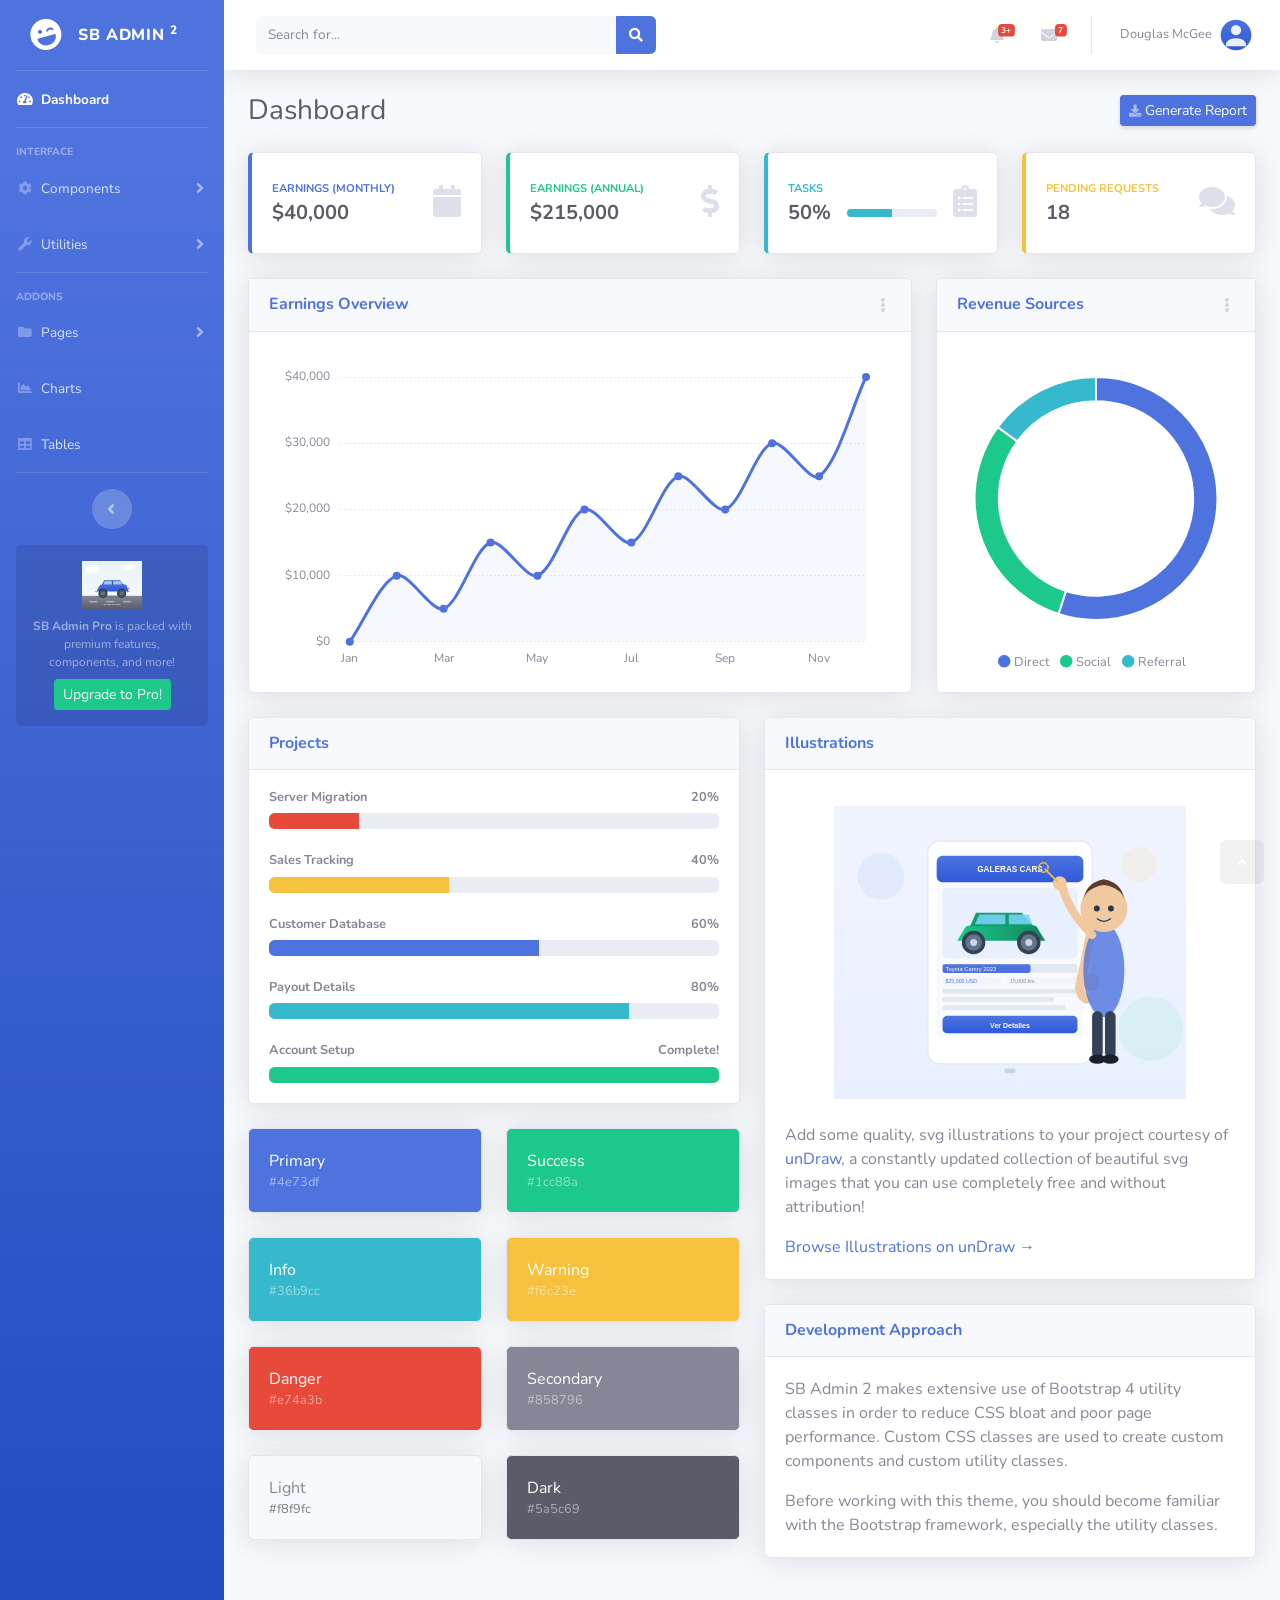
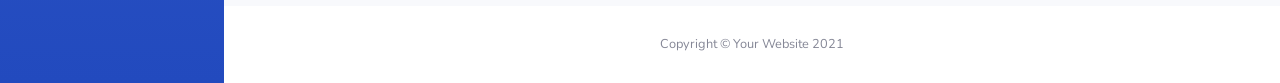
<file: index.html>
<!DOCTYPE html>
<html lang="en">

<head>

    <meta charset="utf-8">
    <meta http-equiv="X-UA-Compatible" content="IE=edge">
    <meta name="viewport" content="width=device-width, initial-scale=1, shrink-to-fit=no">
    <meta name="description" content="">
    <meta name="author" content="">

    <title>SB Admin 2 - Dashboard</title>

    <!-- Custom fonts for this template-->
    <link href="vendor/fontawesome-free/css/all.min.css" rel="stylesheet" type="text/css">
    <link
        href="https://fonts.googleapis.com/css?family=Nunito:200,200i,300,300i,400,400i,600,600i,700,700i,800,800i,900,900i"
        rel="stylesheet">

    <!-- Custom styles for this template-->
    <link href="css/sb-admin-2.min.css" rel="stylesheet">

</head>

<body id="page-top">

    <!-- Page Wrapper -->
    <div id="wrapper">

        <!-- Sidebar -->
        <ul class="navbar-nav bg-gradient-primary sidebar sidebar-dark accordion" id="accordionSidebar">

            <!-- Sidebar - Brand -->
            <a class="sidebar-brand d-flex align-items-center justify-content-center" href="index.html">
                <div class="sidebar-brand-icon rotate-n-15">
                    <i class="fas fa-laugh-wink"></i>
                </div>
                <div class="sidebar-brand-text mx-3">SB Admin <sup>2</sup></div>
            </a>

            <!-- Divider -->
            <hr class="sidebar-divider my-0">

            <!-- Nav Item - Dashboard -->
            <li class="nav-item active">
                <a class="nav-link" href="index.html">
                    <i class="fas fa-fw fa-tachometer-alt"></i>
                    <span>Dashboard</span></a>
            </li>

            <!-- Divider -->
            <hr class="sidebar-divider">

            <!-- Heading -->
            <div class="sidebar-heading">
                Interface
            </div>

            <!-- Nav Item - Pages Collapse Menu -->
            <li class="nav-item">
                <a class="nav-link collapsed" href="#" data-toggle="collapse" data-target="#collapseTwo"
                    aria-expanded="true" aria-controls="collapseTwo">
                    <i class="fas fa-fw fa-cog"></i>
                    <span>Components</span>
                </a>
                <div id="collapseTwo" class="collapse" aria-labelledby="headingTwo" data-parent="#accordionSidebar">
                    <div class="bg-white py-2 collapse-inner rounded">
                        <h6 class="collapse-header">Custom Components:</h6>
                        <a class="collapse-item" href="buttons.html">Buttons</a>
                        <a class="collapse-item" href="cards.html">Cards</a>
                    </div>
                </div>
            </li>

            <!-- Nav Item - Utilities Collapse Menu -->
            <li class="nav-item">
                <a class="nav-link collapsed" href="#" data-toggle="collapse" data-target="#collapseUtilities"
                    aria-expanded="true" aria-controls="collapseUtilities">
                    <i class="fas fa-fw fa-wrench"></i>
                    <span>Utilities</span>
                </a>
                <div id="collapseUtilities" class="collapse" aria-labelledby="headingUtilities"
                    data-parent="#accordionSidebar">
                    <div class="bg-white py-2 collapse-inner rounded">
                        <h6 class="collapse-header">Custom Utilities:</h6>
                        <a class="collapse-item" href="utilities-color.html">Colors</a>
                        <a class="collapse-item" href="utilities-border.html">Borders</a>
                        <a class="collapse-item" href="utilities-animation.html">Animations</a>
                        <a class="collapse-item" href="utilities-other.html">Other</a>
                    </div>
                </div>
            </li>

            <!-- Divider -->
            <hr class="sidebar-divider">

            <!-- Heading -->
            <div class="sidebar-heading">
                Addons
            </div>

            <!-- Nav Item - Pages Collapse Menu -->
            <li class="nav-item">
                <a class="nav-link collapsed" href="#" data-toggle="collapse" data-target="#collapsePages"
                    aria-expanded="true" aria-controls="collapsePages">
                    <i class="fas fa-fw fa-folder"></i>
                    <span>Pages</span>
                </a>
                <div id="collapsePages" class="collapse" aria-labelledby="headingPages" data-parent="#accordionSidebar">
                    <div class="bg-white py-2 collapse-inner rounded">
                        <h6 class="collapse-header">Login Screens:</h6>
                        <a class="collapse-item" href="login.html">Login</a>
                        <a class="collapse-item" href="register.html">Register</a>
                        <a class="collapse-item" href="forgot-password.html">Forgot Password</a>
                        <div class="collapse-divider"></div>
                        <h6 class="collapse-header">Other Pages:</h6>
                        <a class="collapse-item" href="404.html">404 Page</a>
                        <a class="collapse-item" href="blank.html">Blank Page</a>
                    </div>
                </div>
            </li>

            <!-- Nav Item - Charts -->
            <li class="nav-item">
                <a class="nav-link" href="charts.html">
                    <i class="fas fa-fw fa-chart-area"></i>
                    <span>Charts</span></a>
            </li>

            <!-- Nav Item - Tables -->
            <li class="nav-item">
                <a class="nav-link" href="tables.html">
                    <i class="fas fa-fw fa-table"></i>
                    <span>Tables</span></a>
            </li>

            <!-- Divider -->
            <hr class="sidebar-divider d-none d-md-block">

            <!-- Sidebar Toggler (Sidebar) -->
            <div class="text-center d-none d-md-inline">
                <button class="rounded-circle border-0" id="sidebarToggle"></button>
            </div>

            <!-- Sidebar Message -->
            <div class="sidebar-card d-none d-lg-flex">
                <img class="sidebar-card-illustration mb-2" src="img/undraw_rocket.svg" alt="...">
                <p class="text-center mb-2"><strong>SB Admin Pro</strong> is packed with premium features, components, and more!</p>
                <a class="btn btn-success btn-sm" href="https://startbootstrap.com/theme/sb-admin-pro">Upgrade to Pro!</a>
            </div>

        </ul>
        <!-- End of Sidebar -->

        <!-- Content Wrapper -->
        <div id="content-wrapper" class="d-flex flex-column">

            <!-- Main Content -->
            <div id="content">

                <!-- Topbar -->
                <nav class="navbar navbar-expand navbar-light bg-white topbar mb-4 static-top shadow">

                    <!-- Sidebar Toggle (Topbar) -->
                    <button id="sidebarToggleTop" class="btn btn-link d-md-none rounded-circle mr-3">
                        <i class="fa fa-bars"></i>
                    </button>

                    <!-- Topbar Search -->
                    <form
                        class="d-none d-sm-inline-block form-inline mr-auto ml-md-3 my-2 my-md-0 mw-100 navbar-search">
                        <div class="input-group">
                            <input type="text" class="form-control bg-light border-0 small" placeholder="Search for..."
                                aria-label="Search" aria-describedby="basic-addon2">
                            <div class="input-group-append">
                                <button class="btn btn-primary" type="button">
                                    <i class="fas fa-search fa-sm"></i>
                                </button>
                            </div>
                        </div>
                    </form>

                    <!-- Topbar Navbar -->
                    <ul class="navbar-nav ml-auto">

                        <!-- Nav Item - Search Dropdown (Visible Only XS) -->
                        <li class="nav-item dropdown no-arrow d-sm-none">
                            <a class="nav-link dropdown-toggle" href="#" id="searchDropdown" role="button"
                                data-toggle="dropdown" aria-haspopup="true" aria-expanded="false">
                                <i class="fas fa-search fa-fw"></i>
                            </a>
                            <!-- Dropdown - Messages -->
                            <div class="dropdown-menu dropdown-menu-right p-3 shadow animated--grow-in"
                                aria-labelledby="searchDropdown">
                                <form class="form-inline mr-auto w-100 navbar-search">
                                    <div class="input-group">
                                        <input type="text" class="form-control bg-light border-0 small"
                                            placeholder="Search for..." aria-label="Search"
                                            aria-describedby="basic-addon2">
                                        <div class="input-group-append">
                                            <button class="btn btn-primary" type="button">
                                                <i class="fas fa-search fa-sm"></i>
                                            </button>
                                        </div>
                                    </div>
                                </form>
                            </div>
                        </li>

                        <!-- Nav Item - Alerts -->
                        <li class="nav-item dropdown no-arrow mx-1">
                            <a class="nav-link dropdown-toggle" href="#" id="alertsDropdown" role="button"
                                data-toggle="dropdown" aria-haspopup="true" aria-expanded="false">
                                <i class="fas fa-bell fa-fw"></i>
                                <!-- Counter - Alerts -->
                                <span class="badge badge-danger badge-counter">3+</span>
                            </a>
                            <!-- Dropdown - Alerts -->
                            <div class="dropdown-list dropdown-menu dropdown-menu-right shadow animated--grow-in"
                                aria-labelledby="alertsDropdown">
                                <h6 class="dropdown-header">
                                    Alerts Center
                                </h6>
                                <a class="dropdown-item d-flex align-items-center" href="#">
                                    <div class="mr-3">
                                        <div class="icon-circle bg-primary">
                                            <i class="fas fa-file-alt text-white"></i>
                                        </div>
                                    </div>
                                    <div>
                                        <div class="small text-gray-500">December 12, 2019</div>
                                        <span class="font-weight-bold">A new monthly report is ready to download!</span>
                                    </div>
                                </a>
                                <a class="dropdown-item d-flex align-items-center" href="#">
                                    <div class="mr-3">
                                        <div class="icon-circle bg-success">
                                            <i class="fas fa-donate text-white"></i>
                                        </div>
                                    </div>
                                    <div>
                                        <div class="small text-gray-500">December 7, 2019</div>
                                        $290.29 has been deposited into your account!
                                    </div>
                                </a>
                                <a class="dropdown-item d-flex align-items-center" href="#">
                                    <div class="mr-3">
                                        <div class="icon-circle bg-warning">
                                            <i class="fas fa-exclamation-triangle text-white"></i>
                                        </div>
                                    </div>
                                    <div>
                                        <div class="small text-gray-500">December 2, 2019</div>
                                        Spending Alert: We've noticed unusually high spending for your account.
                                    </div>
                                </a>
                                <a class="dropdown-item text-center small text-gray-500" href="#">Show All Alerts</a>
                            </div>
                        </li>

                        <!-- Nav Item - Messages -->
                        <li class="nav-item dropdown no-arrow mx-1">
                            <a class="nav-link dropdown-toggle" href="#" id="messagesDropdown" role="button"
                                data-toggle="dropdown" aria-haspopup="true" aria-expanded="false">
                                <i class="fas fa-envelope fa-fw"></i>
                                <!-- Counter - Messages -->
                                <span class="badge badge-danger badge-counter">7</span>
                            </a>
                            <!-- Dropdown - Messages -->
                            <div class="dropdown-list dropdown-menu dropdown-menu-right shadow animated--grow-in"
                                aria-labelledby="messagesDropdown">
                                <h6 class="dropdown-header">
                                    Message Center
                                </h6>
                                <a class="dropdown-item d-flex align-items-center" href="#">
                                    <div class="dropdown-list-image mr-3">
                                        <img class="rounded-circle" src="img/undraw_profile_1.svg"
                                            alt="...">
                                        <div class="status-indicator bg-success"></div>
                                    </div>
                                    <div class="font-weight-bold">
                                        <div class="text-truncate">Hi there! I am wondering if you can help me with a
                                            problem I've been having.</div>
                                        <div class="small text-gray-500">Emily Fowler · 58m</div>
                                    </div>
                                </a>
                                <a class="dropdown-item d-flex align-items-center" href="#">
                                    <div class="dropdown-list-image mr-3">
                                        <img class="rounded-circle" src="img/undraw_profile_2.svg"
                                            alt="...">
                                        <div class="status-indicator"></div>
                                    </div>
                                    <div>
                                        <div class="text-truncate">I have the photos that you ordered last month, how
                                            would you like them sent to you?</div>
                                        <div class="small text-gray-500">Jae Chun · 1d</div>
                                    </div>
                                </a>
                                <a class="dropdown-item d-flex align-items-center" href="#">
                                    <div class="dropdown-list-image mr-3">
                                        <img class="rounded-circle" src="img/undraw_profile_3.svg"
                                            alt="...">
                                        <div class="status-indicator bg-warning"></div>
                                    </div>
                                    <div>
                                        <div class="text-truncate">Last month's report looks great, I am very happy with
                                            the progress so far, keep up the good work!</div>
                                        <div class="small text-gray-500">Morgan Alvarez · 2d</div>
                                    </div>
                                </a>
                                <a class="dropdown-item d-flex align-items-center" href="#">
                                    <div class="dropdown-list-image mr-3">
                                        <img class="rounded-circle" src="img/undraw_profile_2.svg"
                                            alt="...">
                                        <div class="status-indicator bg-success"></div>
                                    </div>
                                    <div>
                                        <div class="text-truncate">Am I a good boy? The reason I ask is because someone
                                            told me that people say this to all dogs, even if they aren't good...</div>
                                        <div class="small text-gray-500">Chicken the Dog · 2w</div>
                                    </div>
                                </a>
                                <a class="dropdown-item text-center small text-gray-500" href="#">Read More Messages</a>
                            </div>
                        </li>

                        <div class="topbar-divider d-none d-sm-block"></div>

                        <!-- Nav Item - User Information -->
                        <li class="nav-item dropdown no-arrow">
                            <a class="nav-link dropdown-toggle" href="#" id="userDropdown" role="button"
                                data-toggle="dropdown" aria-haspopup="true" aria-expanded="false">
                                <span class="mr-2 d-none d-lg-inline text-gray-600 small">Douglas McGee</span>
                                <img class="img-profile rounded-circle"
                                    src="img/undraw_profile.svg">
                            </a>
                            <!-- Dropdown - User Information -->
                            <div class="dropdown-menu dropdown-menu-right shadow animated--grow-in"
                                aria-labelledby="userDropdown">
                                <a class="dropdown-item" href="#">
                                    <i class="fas fa-user fa-sm fa-fw mr-2 text-gray-400"></i>
                                    Profile
                                </a>
                                <a class="dropdown-item" href="#">
                                    <i class="fas fa-cogs fa-sm fa-fw mr-2 text-gray-400"></i>
                                    Settings
                                </a>
                                <a class="dropdown-item" href="#">
                                    <i class="fas fa-list fa-sm fa-fw mr-2 text-gray-400"></i>
                                    Activity Log
                                </a>
                                <div class="dropdown-divider"></div>
                                <a class="dropdown-item" href="#" data-toggle="modal" data-target="#logoutModal">
                                    <i class="fas fa-sign-out-alt fa-sm fa-fw mr-2 text-gray-400"></i>
                                    Logout
                                </a>
                            </div>
                        </li>

                    </ul>

                </nav>
                <!-- End of Topbar -->

                <!-- Begin Page Content -->
                <div class="container-fluid">

                    <!-- Page Heading -->
                    <div class="d-sm-flex align-items-center justify-content-between mb-4">
                        <h1 class="h3 mb-0 text-gray-800">Dashboard</h1>
                        <a href="#" class="d-none d-sm-inline-block btn btn-sm btn-primary shadow-sm"><i
                                class="fas fa-download fa-sm text-white-50"></i> Generate Report</a>
                    </div>

                    <!-- Content Row -->
                    <div class="row">

                        <!-- Earnings (Monthly) Card Example -->
                        <div class="col-xl-3 col-md-6 mb-4">
                            <div class="card border-left-primary shadow h-100 py-2">
                                <div class="card-body">
                                    <div class="row no-gutters align-items-center">
                                        <div class="col mr-2">
                                            <div class="text-xs font-weight-bold text-primary text-uppercase mb-1">
                                                Earnings (Monthly)</div>
                                            <div class="h5 mb-0 font-weight-bold text-gray-800">$40,000</div>
                                        </div>
                                        <div class="col-auto">
                                            <i class="fas fa-calendar fa-2x text-gray-300"></i>
                                        </div>
                                    </div>
                                </div>
                            </div>
                        </div>

                        <!-- Earnings (Monthly) Card Example -->
                        <div class="col-xl-3 col-md-6 mb-4">
                            <div class="card border-left-success shadow h-100 py-2">
                                <div class="card-body">
                                    <div class="row no-gutters align-items-center">
                                        <div class="col mr-2">
                                            <div class="text-xs font-weight-bold text-success text-uppercase mb-1">
                                                Earnings (Annual)</div>
                                            <div class="h5 mb-0 font-weight-bold text-gray-800">$215,000</div>
                                        </div>
                                        <div class="col-auto">
                                            <i class="fas fa-dollar-sign fa-2x text-gray-300"></i>
                                        </div>
                                    </div>
                                </div>
                            </div>
                        </div>

                        <!-- Earnings (Monthly) Card Example -->
                        <div class="col-xl-3 col-md-6 mb-4">
                            <div class="card border-left-info shadow h-100 py-2">
                                <div class="card-body">
                                    <div class="row no-gutters align-items-center">
                                        <div class="col mr-2">
                                            <div class="text-xs font-weight-bold text-info text-uppercase mb-1">Tasks
                                            </div>
                                            <div class="row no-gutters align-items-center">
                                                <div class="col-auto">
                                                    <div class="h5 mb-0 mr-3 font-weight-bold text-gray-800">50%</div>
                                                </div>
                                                <div class="col">
                                                    <div class="progress progress-sm mr-2">
                                                        <div class="progress-bar bg-info" role="progressbar"
                                                            style="width: 50%" aria-valuenow="50" aria-valuemin="0"
                                                            aria-valuemax="100"></div>
                                                    </div>
                                                </div>
                                            </div>
                                        </div>
                                        <div class="col-auto">
                                            <i class="fas fa-clipboard-list fa-2x text-gray-300"></i>
                                        </div>
                                    </div>
                                </div>
                            </div>
                        </div>

                        <!-- Pending Requests Card Example -->
                        <div class="col-xl-3 col-md-6 mb-4">
                            <div class="card border-left-warning shadow h-100 py-2">
                                <div class="card-body">
                                    <div class="row no-gutters align-items-center">
                                        <div class="col mr-2">
                                            <div class="text-xs font-weight-bold text-warning text-uppercase mb-1">
                                                Pending Requests</div>
                                            <div class="h5 mb-0 font-weight-bold text-gray-800">18</div>
                                        </div>
                                        <div class="col-auto">
                                            <i class="fas fa-comments fa-2x text-gray-300"></i>
                                        </div>
                                    </div>
                                </div>
                            </div>
                        </div>
                    </div>

                    <!-- Content Row -->

                    <div class="row">

                        <!-- Area Chart -->
                        <div class="col-xl-8 col-lg-7">
                            <div class="card shadow mb-4">
                                <!-- Card Header - Dropdown -->
                                <div
                                    class="card-header py-3 d-flex flex-row align-items-center justify-content-between">
                                    <h6 class="m-0 font-weight-bold text-primary">Earnings Overview</h6>
                                    <div class="dropdown no-arrow">
                                        <a class="dropdown-toggle" href="#" role="button" id="dropdownMenuLink"
                                            data-toggle="dropdown" aria-haspopup="true" aria-expanded="false">
                                            <i class="fas fa-ellipsis-v fa-sm fa-fw text-gray-400"></i>
                                        </a>
                                        <div class="dropdown-menu dropdown-menu-right shadow animated--fade-in"
                                            aria-labelledby="dropdownMenuLink">
                                            <div class="dropdown-header">Dropdown Header:</div>
                                            <a class="dropdown-item" href="#">Action</a>
                                            <a class="dropdown-item" href="#">Another action</a>
                                            <div class="dropdown-divider"></div>
                                            <a class="dropdown-item" href="#">Something else here</a>
                                        </div>
                                    </div>
                                </div>
                                <!-- Card Body -->
                                <div class="card-body">
                                    <div class="chart-area">
                                        <canvas id="myAreaChart"></canvas>
                                    </div>
                                </div>
                            </div>
                        </div>

                        <!-- Pie Chart -->
                        <div class="col-xl-4 col-lg-5">
                            <div class="card shadow mb-4">
                                <!-- Card Header - Dropdown -->
                                <div
                                    class="card-header py-3 d-flex flex-row align-items-center justify-content-between">
                                    <h6 class="m-0 font-weight-bold text-primary">Revenue Sources</h6>
                                    <div class="dropdown no-arrow">
                                        <a class="dropdown-toggle" href="#" role="button" id="dropdownMenuLink"
                                            data-toggle="dropdown" aria-haspopup="true" aria-expanded="false">
                                            <i class="fas fa-ellipsis-v fa-sm fa-fw text-gray-400"></i>
                                        </a>
                                        <div class="dropdown-menu dropdown-menu-right shadow animated--fade-in"
                                            aria-labelledby="dropdownMenuLink">
                                            <div class="dropdown-header">Dropdown Header:</div>
                                            <a class="dropdown-item" href="#">Action</a>
                                            <a class="dropdown-item" href="#">Another action</a>
                                            <div class="dropdown-divider"></div>
                                            <a class="dropdown-item" href="#">Something else here</a>
                                        </div>
                                    </div>
                                </div>
                                <!-- Card Body -->
                                <div class="card-body">
                                    <div class="chart-pie pt-4 pb-2">
                                        <canvas id="myPieChart"></canvas>
                                    </div>
                                    <div class="mt-4 text-center small">
                                        <span class="mr-2">
                                            <i class="fas fa-circle text-primary"></i> Direct
                                        </span>
                                        <span class="mr-2">
                                            <i class="fas fa-circle text-success"></i> Social
                                        </span>
                                        <span class="mr-2">
                                            <i class="fas fa-circle text-info"></i> Referral
                                        </span>
                                    </div>
                                </div>
                            </div>
                        </div>
                    </div>

                    <!-- Content Row -->
                    <div class="row">

                        <!-- Content Column -->
                        <div class="col-lg-6 mb-4">

                            <!-- Project Card Example -->
                            <div class="card shadow mb-4">
                                <div class="card-header py-3">
                                    <h6 class="m-0 font-weight-bold text-primary">Projects</h6>
                                </div>
                                <div class="card-body">
                                    <h4 class="small font-weight-bold">Server Migration <span
                                            class="float-right">20%</span></h4>
                                    <div class="progress mb-4">
                                        <div class="progress-bar bg-danger" role="progressbar" style="width: 20%"
                                            aria-valuenow="20" aria-valuemin="0" aria-valuemax="100"></div>
                                    </div>
                                    <h4 class="small font-weight-bold">Sales Tracking <span
                                            class="float-right">40%</span></h4>
                                    <div class="progress mb-4">
                                        <div class="progress-bar bg-warning" role="progressbar" style="width: 40%"
                                            aria-valuenow="40" aria-valuemin="0" aria-valuemax="100"></div>
                                    </div>
                                    <h4 class="small font-weight-bold">Customer Database <span
                                            class="float-right">60%</span></h4>
                                    <div class="progress mb-4">
                                        <div class="progress-bar" role="progressbar" style="width: 60%"
                                            aria-valuenow="60" aria-valuemin="0" aria-valuemax="100"></div>
                                    </div>
                                    <h4 class="small font-weight-bold">Payout Details <span
                                            class="float-right">80%</span></h4>
                                    <div class="progress mb-4">
                                        <div class="progress-bar bg-info" role="progressbar" style="width: 80%"
                                            aria-valuenow="80" aria-valuemin="0" aria-valuemax="100"></div>
                                    </div>
                                    <h4 class="small font-weight-bold">Account Setup <span
                                            class="float-right">Complete!</span></h4>
                                    <div class="progress">
                                        <div class="progress-bar bg-success" role="progressbar" style="width: 100%"
                                            aria-valuenow="100" aria-valuemin="0" aria-valuemax="100"></div>
                                    </div>
                                </div>
                            </div>

                            <!-- Color System -->
                            <div class="row">
                                <div class="col-lg-6 mb-4">
                                    <div class="card bg-primary text-white shadow">
                                        <div class="card-body">
                                            Primary
                                            <div class="text-white-50 small">#4e73df</div>
                                        </div>
                                    </div>
                                </div>
                                <div class="col-lg-6 mb-4">
                                    <div class="card bg-success text-white shadow">
                                        <div class="card-body">
                                            Success
                                            <div class="text-white-50 small">#1cc88a</div>
                                        </div>
                                    </div>
                                </div>
                                <div class="col-lg-6 mb-4">
                                    <div class="card bg-info text-white shadow">
                                        <div class="card-body">
                                            Info
                                            <div class="text-white-50 small">#36b9cc</div>
                                        </div>
                                    </div>
                                </div>
                                <div class="col-lg-6 mb-4">
                                    <div class="card bg-warning text-white shadow">
                                        <div class="card-body">
                                            Warning
                                            <div class="text-white-50 small">#f6c23e</div>
                                        </div>
                                    </div>
                                </div>
                                <div class="col-lg-6 mb-4">
                                    <div class="card bg-danger text-white shadow">
                                        <div class="card-body">
                                            Danger
                                            <div class="text-white-50 small">#e74a3b</div>
                                        </div>
                                    </div>
                                </div>
                                <div class="col-lg-6 mb-4">
                                    <div class="card bg-secondary text-white shadow">
                                        <div class="card-body">
                                            Secondary
                                            <div class="text-white-50 small">#858796</div>
                                        </div>
                                    </div>
                                </div>
                                <div class="col-lg-6 mb-4">
                                    <div class="card bg-light text-black shadow">
                                        <div class="card-body">
                                            Light
                                            <div class="text-black-50 small">#f8f9fc</div>
                                        </div>
                                    </div>
                                </div>
                                <div class="col-lg-6 mb-4">
                                    <div class="card bg-dark text-white shadow">
                                        <div class="card-body">
                                            Dark
                                            <div class="text-white-50 small">#5a5c69</div>
                                        </div>
                                    </div>
                                </div>
                            </div>

                        </div>

                        <div class="col-lg-6 mb-4">

                            <!-- Illustrations -->
                            <div class="card shadow mb-4">
                                <div class="card-header py-3">
                                    <h6 class="m-0 font-weight-bold text-primary">Illustrations</h6>
                                </div>
                                <div class="card-body">
                                    <div class="text-center">
                                        <img class="img-fluid px-3 px-sm-4 mt-3 mb-4" style="width: 25rem;"
                                            src="img/undraw_posting_photo.svg" alt="...">
                                    </div>
                                    <p>Add some quality, svg illustrations to your project courtesy of <a
                                            target="_blank" rel="nofollow" href="https://undraw.co/">unDraw</a>, a
                                        constantly updated collection of beautiful svg images that you can use
                                        completely free and without attribution!</p>
                                    <a target="_blank" rel="nofollow" href="https://undraw.co/">Browse Illustrations on
                                        unDraw &rarr;</a>
                                </div>
                            </div>

                            <!-- Approach -->
                            <div class="card shadow mb-4">
                                <div class="card-header py-3">
                                    <h6 class="m-0 font-weight-bold text-primary">Development Approach</h6>
                                </div>
                                <div class="card-body">
                                    <p>SB Admin 2 makes extensive use of Bootstrap 4 utility classes in order to reduce
                                        CSS bloat and poor page performance. Custom CSS classes are used to create
                                        custom components and custom utility classes.</p>
                                    <p class="mb-0">Before working with this theme, you should become familiar with the
                                        Bootstrap framework, especially the utility classes.</p>
                                </div>
                            </div>

                        </div>
                    </div>

                </div>
                <!-- /.container-fluid -->

            </div>
            <!-- End of Main Content -->

            <!-- Footer -->
            <footer class="sticky-footer bg-white">
                <div class="container my-auto">
                    <div class="copyright text-center my-auto">
                        <span>Copyright &copy; Your Website 2021</span>
                    </div>
                </div>
            </footer>
            <!-- End of Footer -->

        </div>
        <!-- End of Content Wrapper -->

    </div>
    <!-- End of Page Wrapper -->

    <!-- Scroll to Top Button-->
    <a class="scroll-to-top rounded" href="#page-top">
        <i class="fas fa-angle-up"></i>
    </a>

    <!-- Logout Modal-->
    <div class="modal fade" id="logoutModal" tabindex="-1" role="dialog" aria-labelledby="exampleModalLabel"
        aria-hidden="true">
        <div class="modal-dialog" role="document">
            <div class="modal-content">
                <div class="modal-header">
                    <h5 class="modal-title" id="exampleModalLabel">Ready to Leave?</h5>
                    <button class="close" type="button" data-dismiss="modal" aria-label="Close">
                        <span aria-hidden="true">×</span>
                    </button>
                </div>
                <div class="modal-body">Select "Logout" below if you are ready to end your current session.</div>
                <div class="modal-footer">
                    <button class="btn btn-secondary" type="button" data-dismiss="modal">Cancel</button>
                    <a class="btn btn-primary" href="login.html">Logout</a>
                </div>
            </div>
        </div>
    </div>

    <!-- Bootstrap core JavaScript-->
    <script src="vendor/jquery/jquery.min.js"></script>
    <script src="vendor/bootstrap/js/bootstrap.bundle.min.js"></script>

    <!-- Core plugin JavaScript-->
    <script src="vendor/jquery-easing/jquery.easing.min.js"></script>

    <!-- Custom scripts for all pages-->
    <script src="js/sb-admin-2.min.js"></script>

    <!-- Page level plugins -->
    <script src="vendor/chart.js/Chart.min.js"></script>

    <!-- Page level custom scripts -->
    <script src="js/demo/chart-area-demo.js"></script>
    <script src="js/demo/chart-pie-demo.js"></script>

</body>

</html>
</file>
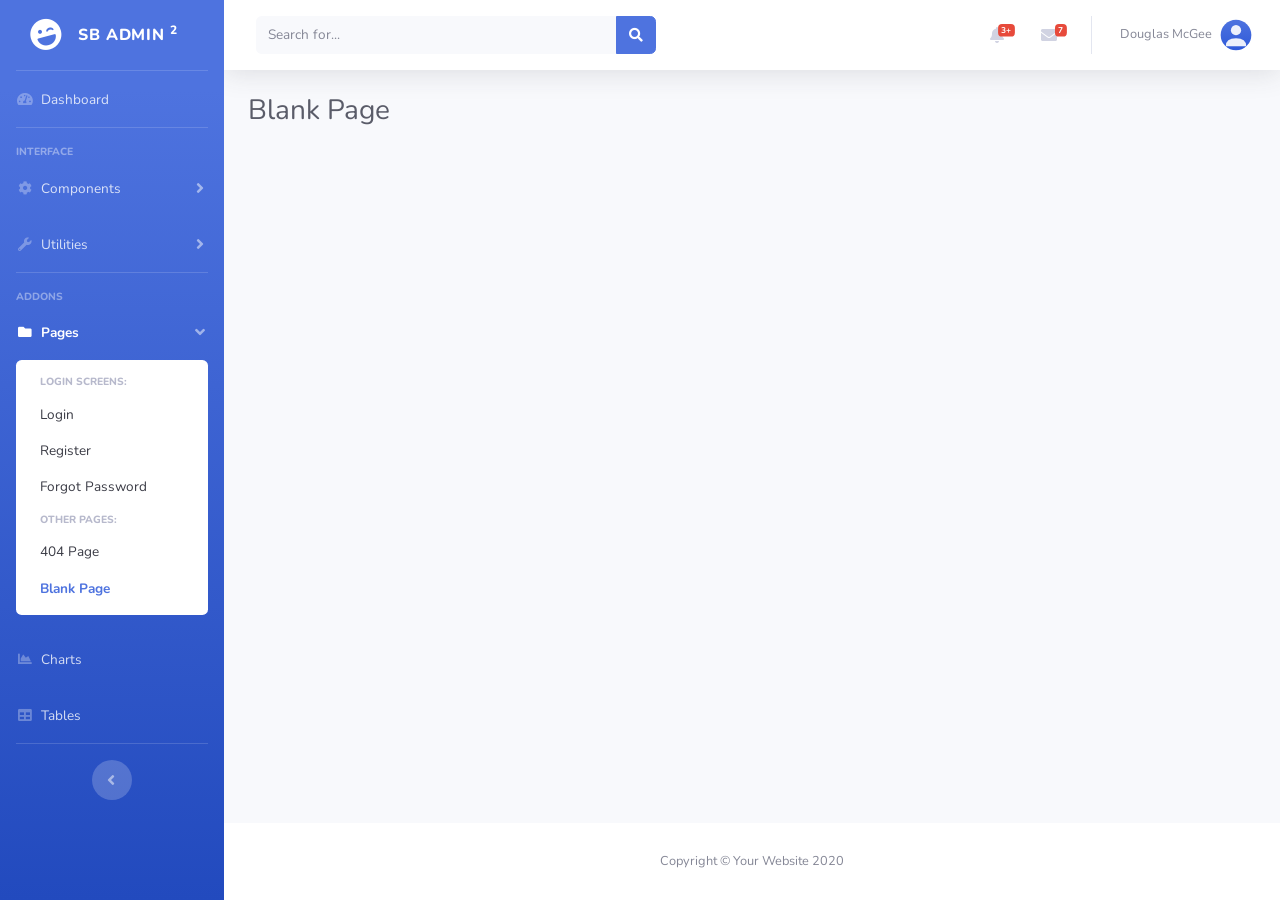
<file: blank.html>
<!DOCTYPE html>
<html lang="en">

<head>

    <meta charset="utf-8">
    <meta http-equiv="X-UA-Compatible" content="IE=edge">
    <meta name="viewport" content="width=device-width, initial-scale=1, shrink-to-fit=no">
    <meta name="description" content="">
    <meta name="author" content="">

    <title>SB Admin 2 - Blank</title>

    <!-- Custom fonts for this template-->
    <link href="vendor/fontawesome-free/css/all.min.css" rel="stylesheet" type="text/css">
    <link
        href="https://fonts.googleapis.com/css?family=Nunito:200,200i,300,300i,400,400i,600,600i,700,700i,800,800i,900,900i"
        rel="stylesheet">

    <!-- Custom styles for this template-->
    <link href="css/sb-admin-2.min.css" rel="stylesheet">

</head>

<body id="page-top">

    <!-- Page Wrapper -->
    <div id="wrapper">

        <!-- Sidebar -->
        <ul class="navbar-nav bg-gradient-primary sidebar sidebar-dark accordion" id="accordionSidebar">

            <!-- Sidebar - Brand -->
            <a class="sidebar-brand d-flex align-items-center justify-content-center" href="index.html">
                <div class="sidebar-brand-icon rotate-n-15">
                    <i class="fas fa-laugh-wink"></i>
                </div>
                <div class="sidebar-brand-text mx-3">SB Admin <sup>2</sup></div>
            </a>

            <!-- Divider -->
            <hr class="sidebar-divider my-0">

            <!-- Nav Item - Dashboard -->
            <li class="nav-item">
                <a class="nav-link" href="index.html">
                    <i class="fas fa-fw fa-tachometer-alt"></i>
                    <span>Dashboard</span></a>
            </li>

            <!-- Divider -->
            <hr class="sidebar-divider">

            <!-- Heading -->
            <div class="sidebar-heading">
                Interface
            </div>

            <!-- Nav Item - Pages Collapse Menu -->
            <li class="nav-item">
                <a class="nav-link collapsed" href="#" data-toggle="collapse" data-target="#collapseTwo"
                    aria-expanded="true" aria-controls="collapseTwo">
                    <i class="fas fa-fw fa-cog"></i>
                    <span>Components</span>
                </a>
                <div id="collapseTwo" class="collapse" aria-labelledby="headingTwo" data-parent="#accordionSidebar">
                    <div class="bg-white py-2 collapse-inner rounded">
                        <h6 class="collapse-header">Custom Components:</h6>
                        <a class="collapse-item" href="buttons.html">Buttons</a>
                        <a class="collapse-item" href="cards.html">Cards</a>
                    </div>
                </div>
            </li>

            <!-- Nav Item - Utilities Collapse Menu -->
            <li class="nav-item">
                <a class="nav-link collapsed" href="#" data-toggle="collapse" data-target="#collapseUtilities"
                    aria-expanded="true" aria-controls="collapseUtilities">
                    <i class="fas fa-fw fa-wrench"></i>
                    <span>Utilities</span>
                </a>
                <div id="collapseUtilities" class="collapse" aria-labelledby="headingUtilities"
                    data-parent="#accordionSidebar">
                    <div class="bg-white py-2 collapse-inner rounded">
                        <h6 class="collapse-header">Custom Utilities:</h6>
                        <a class="collapse-item" href="utilities-color.html">Colors</a>
                        <a class="collapse-item" href="utilities-border.html">Borders</a>
                        <a class="collapse-item" href="utilities-animation.html">Animations</a>
                        <a class="collapse-item" href="utilities-other.html">Other</a>
                    </div>
                </div>
            </li>

            <!-- Divider -->
            <hr class="sidebar-divider">

            <!-- Heading -->
            <div class="sidebar-heading">
                Addons
            </div>

            <!-- Nav Item - Pages Collapse Menu -->
            <li class="nav-item active">
                <a class="nav-link" href="#" data-toggle="collapse" data-target="#collapsePages" aria-expanded="true"
                    aria-controls="collapsePages">
                    <i class="fas fa-fw fa-folder"></i>
                    <span>Pages</span>
                </a>
                <div id="collapsePages" class="collapse show" aria-labelledby="headingPages"
                    data-parent="#accordionSidebar">
                    <div class="bg-white py-2 collapse-inner rounded">
                        <h6 class="collapse-header">Login Screens:</h6>
                        <a class="collapse-item" href="login.html">Login</a>
                        <a class="collapse-item" href="register.html">Register</a>
                        <a class="collapse-item" href="forgot-password.html">Forgot Password</a>
                        <div class="collapse-divider"></div>
                        <h6 class="collapse-header">Other Pages:</h6>
                        <a class="collapse-item" href="404.html">404 Page</a>
                        <a class="collapse-item active" href="blank.html">Blank Page</a>
                    </div>
                </div>
            </li>

            <!-- Nav Item - Charts -->
            <li class="nav-item">
                <a class="nav-link" href="charts.html">
                    <i class="fas fa-fw fa-chart-area"></i>
                    <span>Charts</span></a>
            </li>

            <!-- Nav Item - Tables -->
            <li class="nav-item">
                <a class="nav-link" href="tables.html">
                    <i class="fas fa-fw fa-table"></i>
                    <span>Tables</span></a>
            </li>

            <!-- Divider -->
            <hr class="sidebar-divider d-none d-md-block">

            <!-- Sidebar Toggler (Sidebar) -->
            <div class="text-center d-none d-md-inline">
                <button class="rounded-circle border-0" id="sidebarToggle"></button>
            </div>

        </ul>
        <!-- End of Sidebar -->

        <!-- Content Wrapper -->
        <div id="content-wrapper" class="d-flex flex-column">

            <!-- Main Content -->
            <div id="content">

                <!-- Topbar -->
                <nav class="navbar navbar-expand navbar-light bg-white topbar mb-4 static-top shadow">

                    <!-- Sidebar Toggle (Topbar) -->
                    <button id="sidebarToggleTop" class="btn btn-link d-md-none rounded-circle mr-3">
                        <i class="fa fa-bars"></i>
                    </button>

                    <!-- Topbar Search -->
                    <form
                        class="d-none d-sm-inline-block form-inline mr-auto ml-md-3 my-2 my-md-0 mw-100 navbar-search">
                        <div class="input-group">
                            <input type="text" class="form-control bg-light border-0 small" placeholder="Search for..."
                                aria-label="Search" aria-describedby="basic-addon2">
                            <div class="input-group-append">
                                <button class="btn btn-primary" type="button">
                                    <i class="fas fa-search fa-sm"></i>
                                </button>
                            </div>
                        </div>
                    </form>

                    <!-- Topbar Navbar -->
                    <ul class="navbar-nav ml-auto">

                        <!-- Nav Item - Search Dropdown (Visible Only XS) -->
                        <li class="nav-item dropdown no-arrow d-sm-none">
                            <a class="nav-link dropdown-toggle" href="#" id="searchDropdown" role="button"
                                data-toggle="dropdown" aria-haspopup="true" aria-expanded="false">
                                <i class="fas fa-search fa-fw"></i>
                            </a>
                            <!-- Dropdown - Messages -->
                            <div class="dropdown-menu dropdown-menu-right p-3 shadow animated--grow-in"
                                aria-labelledby="searchDropdown">
                                <form class="form-inline mr-auto w-100 navbar-search">
                                    <div class="input-group">
                                        <input type="text" class="form-control bg-light border-0 small"
                                            placeholder="Search for..." aria-label="Search"
                                            aria-describedby="basic-addon2">
                                        <div class="input-group-append">
                                            <button class="btn btn-primary" type="button">
                                                <i class="fas fa-search fa-sm"></i>
                                            </button>
                                        </div>
                                    </div>
                                </form>
                            </div>
                        </li>

                        <!-- Nav Item - Alerts -->
                        <li class="nav-item dropdown no-arrow mx-1">
                            <a class="nav-link dropdown-toggle" href="#" id="alertsDropdown" role="button"
                                data-toggle="dropdown" aria-haspopup="true" aria-expanded="false">
                                <i class="fas fa-bell fa-fw"></i>
                                <!-- Counter - Alerts -->
                                <span class="badge badge-danger badge-counter">3+</span>
                            </a>
                            <!-- Dropdown - Alerts -->
                            <div class="dropdown-list dropdown-menu dropdown-menu-right shadow animated--grow-in"
                                aria-labelledby="alertsDropdown">
                                <h6 class="dropdown-header">
                                    Alerts Center
                                </h6>
                                <a class="dropdown-item d-flex align-items-center" href="#">
                                    <div class="mr-3">
                                        <div class="icon-circle bg-primary">
                                            <i class="fas fa-file-alt text-white"></i>
                                        </div>
                                    </div>
                                    <div>
                                        <div class="small text-gray-500">December 12, 2019</div>
                                        <span class="font-weight-bold">A new monthly report is ready to download!</span>
                                    </div>
                                </a>
                                <a class="dropdown-item d-flex align-items-center" href="#">
                                    <div class="mr-3">
                                        <div class="icon-circle bg-success">
                                            <i class="fas fa-donate text-white"></i>
                                        </div>
                                    </div>
                                    <div>
                                        <div class="small text-gray-500">December 7, 2019</div>
                                        $290.29 has been deposited into your account!
                                    </div>
                                </a>
                                <a class="dropdown-item d-flex align-items-center" href="#">
                                    <div class="mr-3">
                                        <div class="icon-circle bg-warning">
                                            <i class="fas fa-exclamation-triangle text-white"></i>
                                        </div>
                                    </div>
                                    <div>
                                        <div class="small text-gray-500">December 2, 2019</div>
                                        Spending Alert: We've noticed unusually high spending for your account.
                                    </div>
                                </a>
                                <a class="dropdown-item text-center small text-gray-500" href="#">Show All Alerts</a>
                            </div>
                        </li>

                        <!-- Nav Item - Messages -->
                        <li class="nav-item dropdown no-arrow mx-1">
                            <a class="nav-link dropdown-toggle" href="#" id="messagesDropdown" role="button"
                                data-toggle="dropdown" aria-haspopup="true" aria-expanded="false">
                                <i class="fas fa-envelope fa-fw"></i>
                                <!-- Counter - Messages -->
                                <span class="badge badge-danger badge-counter">7</span>
                            </a>
                            <!-- Dropdown - Messages -->
                            <div class="dropdown-list dropdown-menu dropdown-menu-right shadow animated--grow-in"
                                aria-labelledby="messagesDropdown">
                                <h6 class="dropdown-header">
                                    Message Center
                                </h6>
                                <a class="dropdown-item d-flex align-items-center" href="#">
                                    <div class="dropdown-list-image mr-3">
                                        <img class="rounded-circle" src="img/undraw_profile_1.svg"
                                            alt="...">
                                        <div class="status-indicator bg-success"></div>
                                    </div>
                                    <div class="font-weight-bold">
                                        <div class="text-truncate">Hi there! I am wondering if you can help me with a
                                            problem I've been having.</div>
                                        <div class="small text-gray-500">Emily Fowler · 58m</div>
                                    </div>
                                </a>
                                <a class="dropdown-item d-flex align-items-center" href="#">
                                    <div class="dropdown-list-image mr-3">
                                        <img class="rounded-circle" src="img/undraw_profile_2.svg"
                                            alt="...">
                                        <div class="status-indicator"></div>
                                    </div>
                                    <div>
                                        <div class="text-truncate">I have the photos that you ordered last month, how
                                            would you like them sent to you?</div>
                                        <div class="small text-gray-500">Jae Chun · 1d</div>
                                    </div>
                                </a>
                                <a class="dropdown-item d-flex align-items-center" href="#">
                                    <div class="dropdown-list-image mr-3">
                                        <img class="rounded-circle" src="img/undraw_profile_3.svg"
                                            alt="...">
                                        <div class="status-indicator bg-warning"></div>
                                    </div>
                                    <div>
                                        <div class="text-truncate">Last month's report looks great, I am very happy with
                                            the progress so far, keep up the good work!</div>
                                        <div class="small text-gray-500">Morgan Alvarez · 2d</div>
                                    </div>
                                </a>
                                <a class="dropdown-item d-flex align-items-center" href="#">
                                    <div class="dropdown-list-image mr-3">
                                        <img class="rounded-circle" src="img/undraw_profile_2.svg"
                                            alt="...">
                                        <div class="status-indicator bg-success"></div>
                                    </div>
                                    <div>
                                        <div class="text-truncate">Am I a good boy? The reason I ask is because someone
                                            told me that people say this to all dogs, even if they aren't good...</div>
                                        <div class="small text-gray-500">Chicken the Dog · 2w</div>
                                    </div>
                                </a>
                                <a class="dropdown-item text-center small text-gray-500" href="#">Read More Messages</a>
                            </div>
                        </li>

                        <div class="topbar-divider d-none d-sm-block"></div>

                        <!-- Nav Item - User Information -->
                        <li class="nav-item dropdown no-arrow">
                            <a class="nav-link dropdown-toggle" href="#" id="userDropdown" role="button"
                                data-toggle="dropdown" aria-haspopup="true" aria-expanded="false">
                                <span class="mr-2 d-none d-lg-inline text-gray-600 small">Douglas McGee</span>
                                <img class="img-profile rounded-circle"
                                    src="img/undraw_profile.svg">
                            </a>
                            <!-- Dropdown - User Information -->
                            <div class="dropdown-menu dropdown-menu-right shadow animated--grow-in"
                                aria-labelledby="userDropdown">
                                <a class="dropdown-item" href="#">
                                    <i class="fas fa-user fa-sm fa-fw mr-2 text-gray-400"></i>
                                    Profile
                                </a>
                                <a class="dropdown-item" href="#">
                                    <i class="fas fa-cogs fa-sm fa-fw mr-2 text-gray-400"></i>
                                    Settings
                                </a>
                                <a class="dropdown-item" href="#">
                                    <i class="fas fa-list fa-sm fa-fw mr-2 text-gray-400"></i>
                                    Activity Log
                                </a>
                                <div class="dropdown-divider"></div>
                                <a class="dropdown-item" href="#" data-toggle="modal" data-target="#logoutModal">
                                    <i class="fas fa-sign-out-alt fa-sm fa-fw mr-2 text-gray-400"></i>
                                    Logout
                                </a>
                            </div>
                        </li>

                    </ul>

                </nav>
                <!-- End of Topbar -->

                <!-- Begin Page Content -->
                <div class="container-fluid">

                    <!-- Page Heading -->
                    <h1 class="h3 mb-4 text-gray-800">Blank Page</h1>

                </div>
                <!-- /.container-fluid -->

            </div>
            <!-- End of Main Content -->

            <!-- Footer -->
            <footer class="sticky-footer bg-white">
                <div class="container my-auto">
                    <div class="copyright text-center my-auto">
                        <span>Copyright &copy; Your Website 2020</span>
                    </div>
                </div>
            </footer>
            <!-- End of Footer -->

        </div>
        <!-- End of Content Wrapper -->

    </div>
    <!-- End of Page Wrapper -->

    <!-- Scroll to Top Button-->
    <a class="scroll-to-top rounded" href="#page-top">
        <i class="fas fa-angle-up"></i>
    </a>

    <!-- Logout Modal-->
    <div class="modal fade" id="logoutModal" tabindex="-1" role="dialog" aria-labelledby="exampleModalLabel"
        aria-hidden="true">
        <div class="modal-dialog" role="document">
            <div class="modal-content">
                <div class="modal-header">
                    <h5 class="modal-title" id="exampleModalLabel">Ready to Leave?</h5>
                    <button class="close" type="button" data-dismiss="modal" aria-label="Close">
                        <span aria-hidden="true">×</span>
                    </button>
                </div>
                <div class="modal-body">Select "Logout" below if you are ready to end your current session.</div>
                <div class="modal-footer">
                    <button class="btn btn-secondary" type="button" data-dismiss="modal">Cancel</button>
                    <a class="btn btn-primary" href="login.html">Logout</a>
                </div>
            </div>
        </div>
    </div>

    <!-- Bootstrap core JavaScript-->
    <script src="vendor/jquery/jquery.min.js"></script>
    <script src="vendor/bootstrap/js/bootstrap.bundle.min.js"></script>

    <!-- Core plugin JavaScript-->
    <script src="vendor/jquery-easing/jquery.easing.min.js"></script>

    <!-- Custom scripts for all pages-->
    <script src="js/sb-admin-2.min.js"></script>

</body>

</html>
</file>
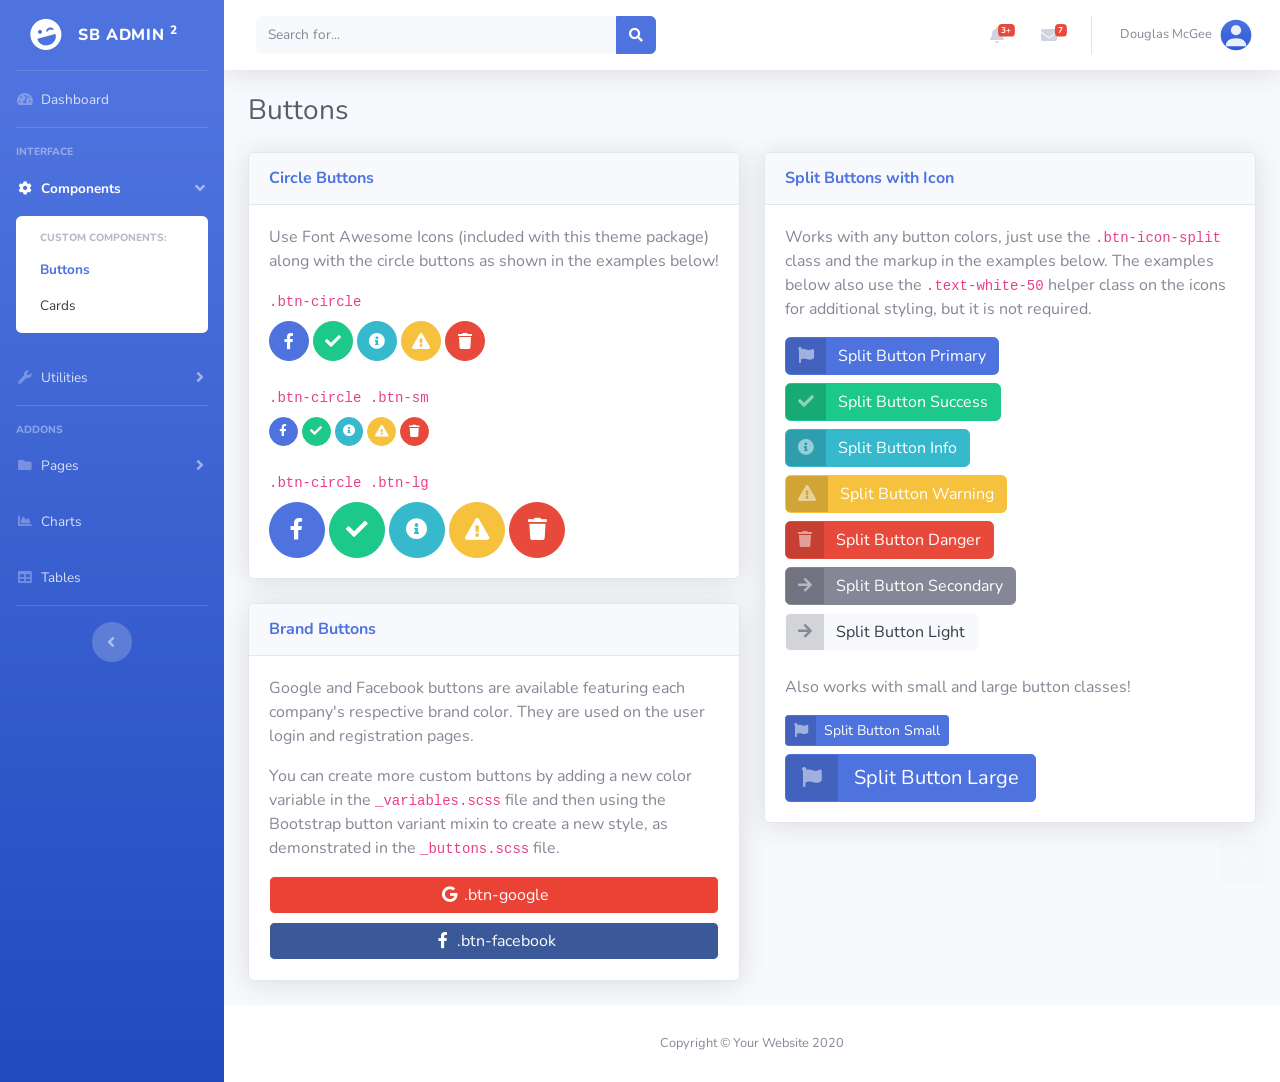
<file: buttons.html>
<!DOCTYPE html>
<html lang="en">

<head>

    <meta charset="utf-8">
    <meta http-equiv="X-UA-Compatible" content="IE=edge">
    <meta name="viewport" content="width=device-width, initial-scale=1, shrink-to-fit=no">
    <meta name="description" content="">
    <meta name="author" content="">

    <title>SB Admin 2 - Buttons</title>

    <!-- Custom fonts for this template-->
    <link href="vendor/fontawesome-free/css/all.min.css" rel="stylesheet" type="text/css">
    <link
        href="https://fonts.googleapis.com/css?family=Nunito:200,200i,300,300i,400,400i,600,600i,700,700i,800,800i,900,900i"
        rel="stylesheet">

    <!-- Custom styles for this template-->
    <link href="css/sb-admin-2.min.css" rel="stylesheet">

</head>

<body id="page-top">

    <!-- Page Wrapper -->
    <div id="wrapper">

        <!-- Sidebar -->
        <ul class="navbar-nav bg-gradient-primary sidebar sidebar-dark accordion" id="accordionSidebar">

            <!-- Sidebar - Brand -->
            <a class="sidebar-brand d-flex align-items-center justify-content-center" href="index.html">
                <div class="sidebar-brand-icon rotate-n-15">
                    <i class="fas fa-laugh-wink"></i>
                </div>
                <div class="sidebar-brand-text mx-3">SB Admin <sup>2</sup></div>
            </a>

            <!-- Divider -->
            <hr class="sidebar-divider my-0">

            <!-- Nav Item - Dashboard -->
            <li class="nav-item">
                <a class="nav-link" href="index.html">
                    <i class="fas fa-fw fa-tachometer-alt"></i>
                    <span>Dashboard</span></a>
            </li>

            <!-- Divider -->
            <hr class="sidebar-divider">

            <!-- Heading -->
            <div class="sidebar-heading">
                Interface
            </div>

            <!-- Nav Item - Pages Collapse Menu -->
            <li class="nav-item active">
                <a class="nav-link" href="#" data-toggle="collapse" data-target="#collapseTwo" aria-expanded="true"
                    aria-controls="collapseTwo">
                    <i class="fas fa-fw fa-cog"></i>
                    <span>Components</span>
                </a>
                <div id="collapseTwo" class="collapse show" aria-labelledby="headingTwo"
                    data-parent="#accordionSidebar">
                    <div class="bg-white py-2 collapse-inner rounded">
                        <h6 class="collapse-header">Custom Components:</h6>
                        <a class="collapse-item active" href="buttons.html">Buttons</a>
                        <a class="collapse-item" href="cards.html">Cards</a>
                    </div>
                </div>
            </li>

            <!-- Nav Item - Utilities Collapse Menu -->
            <li class="nav-item">
                <a class="nav-link collapsed" href="#" data-toggle="collapse" data-target="#collapseUtilities"
                    aria-expanded="true" aria-controls="collapseUtilities">
                    <i class="fas fa-fw fa-wrench"></i>
                    <span>Utilities</span>
                </a>
                <div id="collapseUtilities" class="collapse" aria-labelledby="headingUtilities"
                    data-parent="#accordionSidebar">
                    <div class="bg-white py-2 collapse-inner rounded">
                        <h6 class="collapse-header">Custom Utilities:</h6>
                        <a class="collapse-item" href="utilities-color.html">Colors</a>
                        <a class="collapse-item" href="utilities-border.html">Borders</a>
                        <a class="collapse-item" href="utilities-animation.html">Animations</a>
                        <a class="collapse-item" href="utilities-other.html">Other</a>
                    </div>
                </div>
            </li>

            <!-- Divider -->
            <hr class="sidebar-divider">

            <!-- Heading -->
            <div class="sidebar-heading">
                Addons
            </div>

            <!-- Nav Item - Pages Collapse Menu -->
            <li class="nav-item">
                <a class="nav-link collapsed" href="#" data-toggle="collapse" data-target="#collapsePages"
                    aria-expanded="true" aria-controls="collapsePages">
                    <i class="fas fa-fw fa-folder"></i>
                    <span>Pages</span>
                </a>
                <div id="collapsePages" class="collapse" aria-labelledby="headingPages" data-parent="#accordionSidebar">
                    <div class="bg-white py-2 collapse-inner rounded">
                        <h6 class="collapse-header">Login Screens:</h6>
                        <a class="collapse-item" href="login.html">Login</a>
                        <a class="collapse-item" href="register.html">Register</a>
                        <a class="collapse-item" href="forgot-password.html">Forgot Password</a>
                        <div class="collapse-divider"></div>
                        <h6 class="collapse-header">Other Pages:</h6>
                        <a class="collapse-item" href="404.html">404 Page</a>
                        <a class="collapse-item" href="blank.html">Blank Page</a>
                    </div>
                </div>
            </li>

            <!-- Nav Item - Charts -->
            <li class="nav-item">
                <a class="nav-link" href="charts.html">
                    <i class="fas fa-fw fa-chart-area"></i>
                    <span>Charts</span></a>
            </li>

            <!-- Nav Item - Tables -->
            <li class="nav-item">
                <a class="nav-link" href="tables.html">
                    <i class="fas fa-fw fa-table"></i>
                    <span>Tables</span></a>
            </li>

            <!-- Divider -->
            <hr class="sidebar-divider d-none d-md-block">

            <!-- Sidebar Toggler (Sidebar) -->
            <div class="text-center d-none d-md-inline">
                <button class="rounded-circle border-0" id="sidebarToggle"></button>
            </div>

        </ul>
        <!-- End of Sidebar -->

        <!-- Content Wrapper -->
        <div id="content-wrapper" class="d-flex flex-column">

            <!-- Main Content -->
            <div id="content">

                <!-- Topbar -->
                <nav class="navbar navbar-expand navbar-light bg-white topbar mb-4 static-top shadow">

                    <!-- Sidebar Toggle (Topbar) -->
                    <button id="sidebarToggleTop" class="btn btn-link d-md-none rounded-circle mr-3">
                        <i class="fa fa-bars"></i>
                    </button>

                    <!-- Topbar Search -->
                    <form
                        class="d-none d-sm-inline-block form-inline mr-auto ml-md-3 my-2 my-md-0 mw-100 navbar-search">
                        <div class="input-group">
                            <input type="text" class="form-control bg-light border-0 small" placeholder="Search for..."
                                aria-label="Search" aria-describedby="basic-addon2">
                            <div class="input-group-append">
                                <button class="btn btn-primary" type="button">
                                    <i class="fas fa-search fa-sm"></i>
                                </button>
                            </div>
                        </div>
                    </form>

                    <!-- Topbar Navbar -->
                    <ul class="navbar-nav ml-auto">

                        <!-- Nav Item - Search Dropdown (Visible Only XS) -->
                        <li class="nav-item dropdown no-arrow d-sm-none">
                            <a class="nav-link dropdown-toggle" href="#" id="searchDropdown" role="button"
                                data-toggle="dropdown" aria-haspopup="true" aria-expanded="false">
                                <i class="fas fa-search fa-fw"></i>
                            </a>
                            <!-- Dropdown - Messages -->
                            <div class="dropdown-menu dropdown-menu-right p-3 shadow animated--grow-in"
                                aria-labelledby="searchDropdown">
                                <form class="form-inline mr-auto w-100 navbar-search">
                                    <div class="input-group">
                                        <input type="text" class="form-control bg-light border-0 small"
                                            placeholder="Search for..." aria-label="Search"
                                            aria-describedby="basic-addon2">
                                        <div class="input-group-append">
                                            <button class="btn btn-primary" type="button">
                                                <i class="fas fa-search fa-sm"></i>
                                            </button>
                                        </div>
                                    </div>
                                </form>
                            </div>
                        </li>

                        <!-- Nav Item - Alerts -->
                        <li class="nav-item dropdown no-arrow mx-1">
                            <a class="nav-link dropdown-toggle" href="#" id="alertsDropdown" role="button"
                                data-toggle="dropdown" aria-haspopup="true" aria-expanded="false">
                                <i class="fas fa-bell fa-fw"></i>
                                <!-- Counter - Alerts -->
                                <span class="badge badge-danger badge-counter">3+</span>
                            </a>
                            <!-- Dropdown - Alerts -->
                            <div class="dropdown-list dropdown-menu dropdown-menu-right shadow animated--grow-in"
                                aria-labelledby="alertsDropdown">
                                <h6 class="dropdown-header">
                                    Alerts Center
                                </h6>
                                <a class="dropdown-item d-flex align-items-center" href="#">
                                    <div class="mr-3">
                                        <div class="icon-circle bg-primary">
                                            <i class="fas fa-file-alt text-white"></i>
                                        </div>
                                    </div>
                                    <div>
                                        <div class="small text-gray-500">December 12, 2019</div>
                                        <span class="font-weight-bold">A new monthly report is ready to download!</span>
                                    </div>
                                </a>
                                <a class="dropdown-item d-flex align-items-center" href="#">
                                    <div class="mr-3">
                                        <div class="icon-circle bg-success">
                                            <i class="fas fa-donate text-white"></i>
                                        </div>
                                    </div>
                                    <div>
                                        <div class="small text-gray-500">December 7, 2019</div>
                                        $290.29 has been deposited into your account!
                                    </div>
                                </a>
                                <a class="dropdown-item d-flex align-items-center" href="#">
                                    <div class="mr-3">
                                        <div class="icon-circle bg-warning">
                                            <i class="fas fa-exclamation-triangle text-white"></i>
                                        </div>
                                    </div>
                                    <div>
                                        <div class="small text-gray-500">December 2, 2019</div>
                                        Spending Alert: We've noticed unusually high spending for your account.
                                    </div>
                                </a>
                                <a class="dropdown-item text-center small text-gray-500" href="#">Show All Alerts</a>
                            </div>
                        </li>

                        <!-- Nav Item - Messages -->
                        <li class="nav-item dropdown no-arrow mx-1">
                            <a class="nav-link dropdown-toggle" href="#" id="messagesDropdown" role="button"
                                data-toggle="dropdown" aria-haspopup="true" aria-expanded="false">
                                <i class="fas fa-envelope fa-fw"></i>
                                <!-- Counter - Messages -->
                                <span class="badge badge-danger badge-counter">7</span>
                            </a>
                            <!-- Dropdown - Messages -->
                            <div class="dropdown-list dropdown-menu dropdown-menu-right shadow animated--grow-in"
                                aria-labelledby="messagesDropdown">
                                <h6 class="dropdown-header">
                                    Message Center
                                </h6>
                                <a class="dropdown-item d-flex align-items-center" href="#">
                                    <div class="dropdown-list-image mr-3">
                                        <img class="rounded-circle" src="img/undraw_profile_1.svg"
                                            alt="...">
                                        <div class="status-indicator bg-success"></div>
                                    </div>
                                    <div class="font-weight-bold">
                                        <div class="text-truncate">Hi there! I am wondering if you can help me with a
                                            problem I've been having.</div>
                                        <div class="small text-gray-500">Emily Fowler · 58m</div>
                                    </div>
                                </a>
                                <a class="dropdown-item d-flex align-items-center" href="#">
                                    <div class="dropdown-list-image mr-3">
                                        <img class="rounded-circle" src="img/undraw_profile_2.svg"
                                            alt="...">
                                        <div class="status-indicator"></div>
                                    </div>
                                    <div>
                                        <div class="text-truncate">I have the photos that you ordered last month, how
                                            would you like them sent to you?</div>
                                        <div class="small text-gray-500">Jae Chun · 1d</div>
                                    </div>
                                </a>
                                <a class="dropdown-item d-flex align-items-center" href="#">
                                    <div class="dropdown-list-image mr-3">
                                        <img class="rounded-circle" src="img/undraw_profile_3.svg"
                                            alt="...">
                                        <div class="status-indicator bg-warning"></div>
                                    </div>
                                    <div>
                                        <div class="text-truncate">Last month's report looks great, I am very happy with
                                            the progress so far, keep up the good work!</div>
                                        <div class="small text-gray-500">Morgan Alvarez · 2d</div>
                                    </div>
                                </a>
                                <a class="dropdown-item d-flex align-items-center" href="#">
                                    <div class="dropdown-list-image mr-3">
                                        <img class="rounded-circle" src="img/undraw_profile_2.svg"
                                            alt="...">
                                        <div class="status-indicator bg-success"></div>
                                    </div>
                                    <div>
                                        <div class="text-truncate">Am I a good boy? The reason I ask is because someone
                                            told me that people say this to all dogs, even if they aren't good...</div>
                                        <div class="small text-gray-500">Chicken the Dog · 2w</div>
                                    </div>
                                </a>
                                <a class="dropdown-item text-center small text-gray-500" href="#">Read More Messages</a>
                            </div>
                        </li>

                        <div class="topbar-divider d-none d-sm-block"></div>

                        <!-- Nav Item - User Information -->
                        <li class="nav-item dropdown no-arrow">
                            <a class="nav-link dropdown-toggle" href="#" id="userDropdown" role="button"
                                data-toggle="dropdown" aria-haspopup="true" aria-expanded="false">
                                <span class="mr-2 d-none d-lg-inline text-gray-600 small">Douglas McGee</span>
                                <img class="img-profile rounded-circle"
                                    src="img/undraw_profile.svg">
                            </a>
                            <!-- Dropdown - User Information -->
                            <div class="dropdown-menu dropdown-menu-right shadow animated--grow-in"
                                aria-labelledby="userDropdown">
                                <a class="dropdown-item" href="#">
                                    <i class="fas fa-user fa-sm fa-fw mr-2 text-gray-400"></i>
                                    Profile
                                </a>
                                <a class="dropdown-item" href="#">
                                    <i class="fas fa-cogs fa-sm fa-fw mr-2 text-gray-400"></i>
                                    Settings
                                </a>
                                <a class="dropdown-item" href="#">
                                    <i class="fas fa-list fa-sm fa-fw mr-2 text-gray-400"></i>
                                    Activity Log
                                </a>
                                <div class="dropdown-divider"></div>
                                <a class="dropdown-item" href="#" data-toggle="modal" data-target="#logoutModal">
                                    <i class="fas fa-sign-out-alt fa-sm fa-fw mr-2 text-gray-400"></i>
                                    Logout
                                </a>
                            </div>
                        </li>

                    </ul>

                </nav>
                <!-- End of Topbar -->

                <!-- Begin Page Content -->
                <div class="container-fluid">

                    <!-- Page Heading -->
                    <h1 class="h3 mb-4 text-gray-800">Buttons</h1>

                    <div class="row">

                        <div class="col-lg-6">

                            <!-- Circle Buttons -->
                            <div class="card shadow mb-4">
                                <div class="card-header py-3">
                                    <h6 class="m-0 font-weight-bold text-primary">Circle Buttons</h6>
                                </div>
                                <div class="card-body">
                                    <p>Use Font Awesome Icons (included with this theme package) along with the circle
                                        buttons as shown in the examples below!</p>
                                    <!-- Circle Buttons (Default) -->
                                    <div class="mb-2">
                                        <code>.btn-circle</code>
                                    </div>
                                    <a href="#" class="btn btn-primary btn-circle">
                                        <i class="fab fa-facebook-f"></i>
                                    </a>
                                    <a href="#" class="btn btn-success btn-circle">
                                        <i class="fas fa-check"></i>
                                    </a>
                                    <a href="#" class="btn btn-info btn-circle">
                                        <i class="fas fa-info-circle"></i>
                                    </a>
                                    <a href="#" class="btn btn-warning btn-circle">
                                        <i class="fas fa-exclamation-triangle"></i>
                                    </a>
                                    <a href="#" class="btn btn-danger btn-circle">
                                        <i class="fas fa-trash"></i>
                                    </a>
                                    <!-- Circle Buttons (Small) -->
                                    <div class="mt-4 mb-2">
                                        <code>.btn-circle .btn-sm</code>
                                    </div>
                                    <a href="#" class="btn btn-primary btn-circle btn-sm">
                                        <i class="fab fa-facebook-f"></i>
                                    </a>
                                    <a href="#" class="btn btn-success btn-circle btn-sm">
                                        <i class="fas fa-check"></i>
                                    </a>
                                    <a href="#" class="btn btn-info btn-circle btn-sm">
                                        <i class="fas fa-info-circle"></i>
                                    </a>
                                    <a href="#" class="btn btn-warning btn-circle btn-sm">
                                        <i class="fas fa-exclamation-triangle"></i>
                                    </a>
                                    <a href="#" class="btn btn-danger btn-circle btn-sm">
                                        <i class="fas fa-trash"></i>
                                    </a>
                                    <!-- Circle Buttons (Large) -->
                                    <div class="mt-4 mb-2">
                                        <code>.btn-circle .btn-lg</code>
                                    </div>
                                    <a href="#" class="btn btn-primary btn-circle btn-lg">
                                        <i class="fab fa-facebook-f"></i>
                                    </a>
                                    <a href="#" class="btn btn-success btn-circle btn-lg">
                                        <i class="fas fa-check"></i>
                                    </a>
                                    <a href="#" class="btn btn-info btn-circle btn-lg">
                                        <i class="fas fa-info-circle"></i>
                                    </a>
                                    <a href="#" class="btn btn-warning btn-circle btn-lg">
                                        <i class="fas fa-exclamation-triangle"></i>
                                    </a>
                                    <a href="#" class="btn btn-danger btn-circle btn-lg">
                                        <i class="fas fa-trash"></i>
                                    </a>
                                </div>
                            </div>

                            <!-- Brand Buttons -->
                            <div class="card shadow mb-4">
                                <div class="card-header py-3">
                                    <h6 class="m-0 font-weight-bold text-primary">Brand Buttons</h6>
                                </div>
                                <div class="card-body">
                                    <p>Google and Facebook buttons are available featuring each company's respective
                                        brand color. They are used on the user login and registration pages.</p>
                                    <p>You can create more custom buttons by adding a new color variable in the
                                        <code>_variables.scss</code> file and then using the Bootstrap button variant
                                        mixin to create a new style, as demonstrated in the <code>_buttons.scss</code>
                                        file.</p>
                                    <a href="#" class="btn btn-google btn-block"><i class="fab fa-google fa-fw"></i>
                                        .btn-google</a>
                                    <a href="#" class="btn btn-facebook btn-block"><i
                                            class="fab fa-facebook-f fa-fw"></i> .btn-facebook</a>

                                </div>
                            </div>

                        </div>

                        <div class="col-lg-6">

                            <div class="card shadow mb-4">
                                <div class="card-header py-3">
                                    <h6 class="m-0 font-weight-bold text-primary">Split Buttons with Icon</h6>
                                </div>
                                <div class="card-body">
                                    <p>Works with any button colors, just use the <code>.btn-icon-split</code> class and
                                        the markup in the examples below. The examples below also use the
                                        <code>.text-white-50</code> helper class on the icons for additional styling,
                                        but it is not required.</p>
                                    <a href="#" class="btn btn-primary btn-icon-split">
                                        <span class="icon text-white-50">
                                            <i class="fas fa-flag"></i>
                                        </span>
                                        <span class="text">Split Button Primary</span>
                                    </a>
                                    <div class="my-2"></div>
                                    <a href="#" class="btn btn-success btn-icon-split">
                                        <span class="icon text-white-50">
                                            <i class="fas fa-check"></i>
                                        </span>
                                        <span class="text">Split Button Success</span>
                                    </a>
                                    <div class="my-2"></div>
                                    <a href="#" class="btn btn-info btn-icon-split">
                                        <span class="icon text-white-50">
                                            <i class="fas fa-info-circle"></i>
                                        </span>
                                        <span class="text">Split Button Info</span>
                                    </a>
                                    <div class="my-2"></div>
                                    <a href="#" class="btn btn-warning btn-icon-split">
                                        <span class="icon text-white-50">
                                            <i class="fas fa-exclamation-triangle"></i>
                                        </span>
                                        <span class="text">Split Button Warning</span>
                                    </a>
                                    <div class="my-2"></div>
                                    <a href="#" class="btn btn-danger btn-icon-split">
                                        <span class="icon text-white-50">
                                            <i class="fas fa-trash"></i>
                                        </span>
                                        <span class="text">Split Button Danger</span>
                                    </a>
                                    <div class="my-2"></div>
                                    <a href="#" class="btn btn-secondary btn-icon-split">
                                        <span class="icon text-white-50">
                                            <i class="fas fa-arrow-right"></i>
                                        </span>
                                        <span class="text">Split Button Secondary</span>
                                    </a>
                                    <div class="my-2"></div>
                                    <a href="#" class="btn btn-light btn-icon-split">
                                        <span class="icon text-gray-600">
                                            <i class="fas fa-arrow-right"></i>
                                        </span>
                                        <span class="text">Split Button Light</span>
                                    </a>
                                    <div class="mb-4"></div>
                                    <p>Also works with small and large button classes!</p>
                                    <a href="#" class="btn btn-primary btn-icon-split btn-sm">
                                        <span class="icon text-white-50">
                                            <i class="fas fa-flag"></i>
                                        </span>
                                        <span class="text">Split Button Small</span>
                                    </a>
                                    <div class="my-2"></div>
                                    <a href="#" class="btn btn-primary btn-icon-split btn-lg">
                                        <span class="icon text-white-50">
                                            <i class="fas fa-flag"></i>
                                        </span>
                                        <span class="text">Split Button Large</span>
                                    </a>
                                </div>
                            </div>

                        </div>

                    </div>

                </div>
                <!-- /.container-fluid -->

            </div>
            <!-- End of Main Content -->

            <!-- Footer -->
            <footer class="sticky-footer bg-white">
                <div class="container my-auto">
                    <div class="copyright text-center my-auto">
                        <span>Copyright &copy; Your Website 2020</span>
                    </div>
                </div>
            </footer>
            <!-- End of Footer -->

        </div>
        <!-- End of Content Wrapper -->

    </div>
    <!-- End of Page Wrapper -->

    <!-- Scroll to Top Button-->
    <a class="scroll-to-top rounded" href="#page-top">
        <i class="fas fa-angle-up"></i>
    </a>

    <!-- Logout Modal-->
    <div class="modal fade" id="logoutModal" tabindex="-1" role="dialog" aria-labelledby="exampleModalLabel"
        aria-hidden="true">
        <div class="modal-dialog" role="document">
            <div class="modal-content">
                <div class="modal-header">
                    <h5 class="modal-title" id="exampleModalLabel">Ready to Leave?</h5>
                    <button class="close" type="button" data-dismiss="modal" aria-label="Close">
                        <span aria-hidden="true">×</span>
                    </button>
                </div>
                <div class="modal-body">Select "Logout" below if you are ready to end your current session.</div>
                <div class="modal-footer">
                    <button class="btn btn-secondary" type="button" data-dismiss="modal">Cancel</button>
                    <a class="btn btn-primary" href="login.html">Logout</a>
                </div>
            </div>
        </div>
    </div>

    <!-- Bootstrap core JavaScript-->
    <script src="vendor/jquery/jquery.min.js"></script>
    <script src="vendor/bootstrap/js/bootstrap.bundle.min.js"></script>

    <!-- Core plugin JavaScript-->
    <script src="vendor/jquery-easing/jquery.easing.min.js"></script>

    <!-- Custom scripts for all pages-->
    <script src="js/sb-admin-2.min.js"></script>

</body>

</html>
</file>
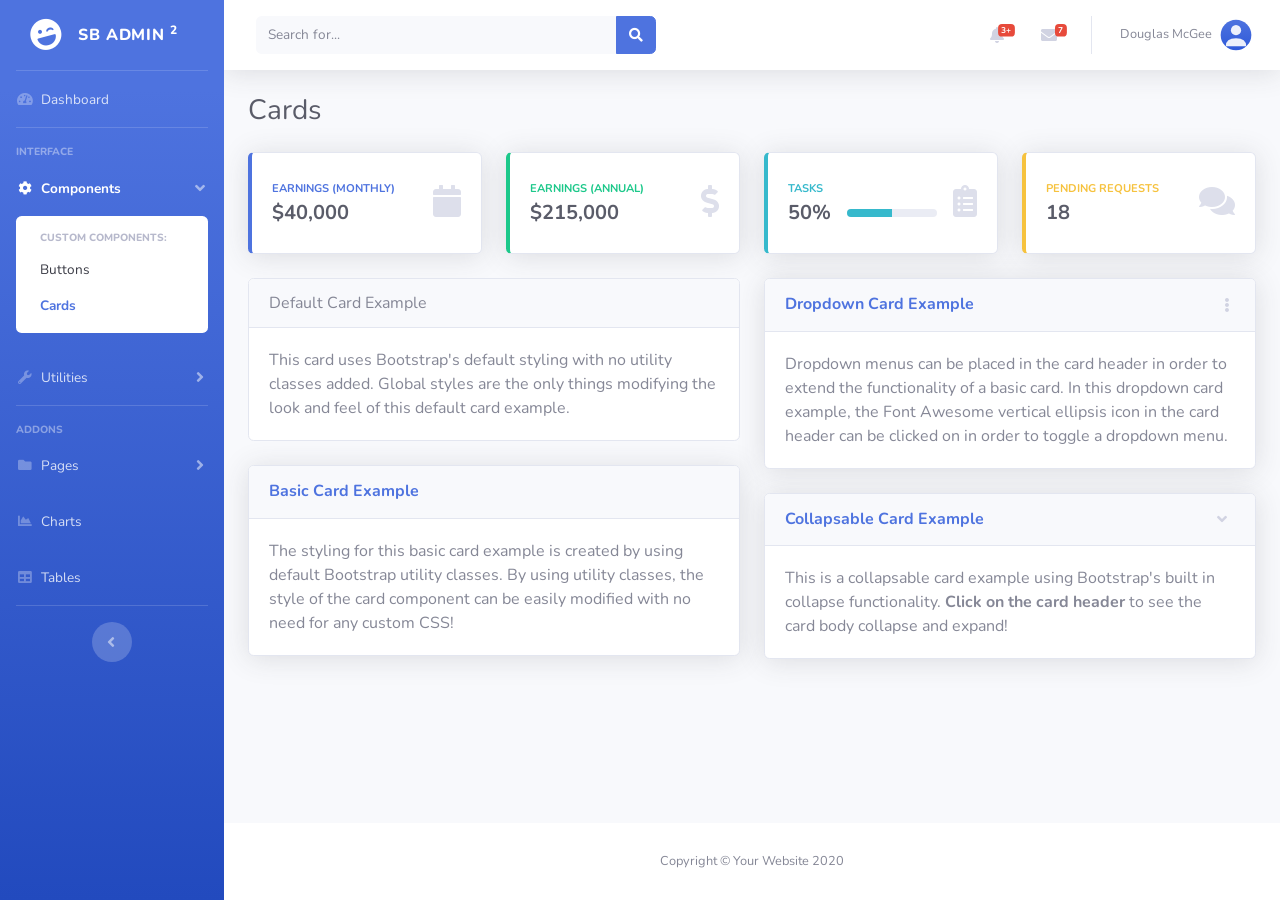
<file: cards.html>
<!DOCTYPE html>
<html lang="en">

<head>

    <meta charset="utf-8">
    <meta http-equiv="X-UA-Compatible" content="IE=edge">
    <meta name="viewport" content="width=device-width, initial-scale=1, shrink-to-fit=no">
    <meta name="description" content="">
    <meta name="author" content="">

    <title>SB Admin 2 - Cards</title>

    <!-- Custom fonts for this template-->
    <link href="vendor/fontawesome-free/css/all.min.css" rel="stylesheet" type="text/css">
    <link
        href="https://fonts.googleapis.com/css?family=Nunito:200,200i,300,300i,400,400i,600,600i,700,700i,800,800i,900,900i"
        rel="stylesheet">

    <!-- Custom styles for this template-->
    <link href="css/sb-admin-2.min.css" rel="stylesheet">

</head>

<body id="page-top">

    <!-- Page Wrapper -->
    <div id="wrapper">

        <!-- Sidebar -->
        <ul class="navbar-nav bg-gradient-primary sidebar sidebar-dark accordion" id="accordionSidebar">

            <!-- Sidebar - Brand -->
            <a class="sidebar-brand d-flex align-items-center justify-content-center" href="index.html">
                <div class="sidebar-brand-icon rotate-n-15">
                    <i class="fas fa-laugh-wink"></i>
                </div>
                <div class="sidebar-brand-text mx-3">SB Admin <sup>2</sup></div>
            </a>

            <!-- Divider -->
            <hr class="sidebar-divider my-0">

            <!-- Nav Item - Dashboard -->
            <li class="nav-item">
                <a class="nav-link" href="index.html">
                    <i class="fas fa-fw fa-tachometer-alt"></i>
                    <span>Dashboard</span></a>
            </li>

            <!-- Divider -->
            <hr class="sidebar-divider">

            <!-- Heading -->
            <div class="sidebar-heading">
                Interface
            </div>

            <!-- Nav Item - Pages Collapse Menu -->
            <li class="nav-item active">
                <a class="nav-link" href="#" data-toggle="collapse" data-target="#collapseTwo" aria-expanded="true"
                    aria-controls="collapseTwo">
                    <i class="fas fa-fw fa-cog"></i>
                    <span>Components</span>
                </a>
                <div id="collapseTwo" class="collapse show" aria-labelledby="headingTwo"
                    data-parent="#accordionSidebar">
                    <div class="bg-white py-2 collapse-inner rounded">
                        <h6 class="collapse-header">Custom Components:</h6>
                        <a class="collapse-item" href="buttons.html">Buttons</a>
                        <a class="collapse-item active" href="cards.html">Cards</a>
                    </div>
                </div>
            </li>

            <!-- Nav Item - Utilities Collapse Menu -->
            <li class="nav-item">
                <a class="nav-link collapsed" href="#" data-toggle="collapse" data-target="#collapseUtilities"
                    aria-expanded="true" aria-controls="collapseUtilities">
                    <i class="fas fa-fw fa-wrench"></i>
                    <span>Utilities</span>
                </a>
                <div id="collapseUtilities" class="collapse" aria-labelledby="headingUtilities"
                    data-parent="#accordionSidebar">
                    <div class="bg-white py-2 collapse-inner rounded">
                        <h6 class="collapse-header">Custom Utilities:</h6>
                        <a class="collapse-item" href="utilities-color.html">Colors</a>
                        <a class="collapse-item" href="utilities-border.html">Borders</a>
                        <a class="collapse-item" href="utilities-animation.html">Animations</a>
                        <a class="collapse-item" href="utilities-other.html">Other</a>
                    </div>
                </div>
            </li>

            <!-- Divider -->
            <hr class="sidebar-divider">

            <!-- Heading -->
            <div class="sidebar-heading">
                Addons
            </div>

            <!-- Nav Item - Pages Collapse Menu -->
            <li class="nav-item">
                <a class="nav-link collapsed" href="#" data-toggle="collapse" data-target="#collapsePages"
                    aria-expanded="true" aria-controls="collapsePages">
                    <i class="fas fa-fw fa-folder"></i>
                    <span>Pages</span>
                </a>
                <div id="collapsePages" class="collapse" aria-labelledby="headingPages" data-parent="#accordionSidebar">
                    <div class="bg-white py-2 collapse-inner rounded">
                        <h6 class="collapse-header">Login Screens:</h6>
                        <a class="collapse-item" href="login.html">Login</a>
                        <a class="collapse-item" href="register.html">Register</a>
                        <a class="collapse-item" href="forgot-password.html">Forgot Password</a>
                        <div class="collapse-divider"></div>
                        <h6 class="collapse-header">Other Pages:</h6>
                        <a class="collapse-item" href="404.html">404 Page</a>
                        <a class="collapse-item" href="blank.html">Blank Page</a>
                    </div>
                </div>
            </li>

            <!-- Nav Item - Charts -->
            <li class="nav-item">
                <a class="nav-link" href="charts.html">
                    <i class="fas fa-fw fa-chart-area"></i>
                    <span>Charts</span></a>
            </li>

            <!-- Nav Item - Tables -->
            <li class="nav-item">
                <a class="nav-link" href="tables.html">
                    <i class="fas fa-fw fa-table"></i>
                    <span>Tables</span></a>
            </li>

            <!-- Divider -->
            <hr class="sidebar-divider d-none d-md-block">

            <!-- Sidebar Toggler (Sidebar) -->
            <div class="text-center d-none d-md-inline">
                <button class="rounded-circle border-0" id="sidebarToggle"></button>
            </div>

        </ul>
        <!-- End of Sidebar -->

        <!-- Content Wrapper -->
        <div id="content-wrapper" class="d-flex flex-column">

            <!-- Main Content -->
            <div id="content">

                <!-- Topbar -->
                <nav class="navbar navbar-expand navbar-light bg-white topbar mb-4 static-top shadow">

                    <!-- Sidebar Toggle (Topbar) -->
                    <button id="sidebarToggleTop" class="btn btn-link d-md-none rounded-circle mr-3">
                        <i class="fa fa-bars"></i>
                    </button>

                    <!-- Topbar Search -->
                    <form
                        class="d-none d-sm-inline-block form-inline mr-auto ml-md-3 my-2 my-md-0 mw-100 navbar-search">
                        <div class="input-group">
                            <input type="text" class="form-control bg-light border-0 small" placeholder="Search for..."
                                aria-label="Search" aria-describedby="basic-addon2">
                            <div class="input-group-append">
                                <button class="btn btn-primary" type="button">
                                    <i class="fas fa-search fa-sm"></i>
                                </button>
                            </div>
                        </div>
                    </form>

                    <!-- Topbar Navbar -->
                    <ul class="navbar-nav ml-auto">

                        <!-- Nav Item - Search Dropdown (Visible Only XS) -->
                        <li class="nav-item dropdown no-arrow d-sm-none">
                            <a class="nav-link dropdown-toggle" href="#" id="searchDropdown" role="button"
                                data-toggle="dropdown" aria-haspopup="true" aria-expanded="false">
                                <i class="fas fa-search fa-fw"></i>
                            </a>
                            <!-- Dropdown - Messages -->
                            <div class="dropdown-menu dropdown-menu-right p-3 shadow animated--grow-in"
                                aria-labelledby="searchDropdown">
                                <form class="form-inline mr-auto w-100 navbar-search">
                                    <div class="input-group">
                                        <input type="text" class="form-control bg-light border-0 small"
                                            placeholder="Search for..." aria-label="Search"
                                            aria-describedby="basic-addon2">
                                        <div class="input-group-append">
                                            <button class="btn btn-primary" type="button">
                                                <i class="fas fa-search fa-sm"></i>
                                            </button>
                                        </div>
                                    </div>
                                </form>
                            </div>
                        </li>

                        <!-- Nav Item - Alerts -->
                        <li class="nav-item dropdown no-arrow mx-1">
                            <a class="nav-link dropdown-toggle" href="#" id="alertsDropdown" role="button"
                                data-toggle="dropdown" aria-haspopup="true" aria-expanded="false">
                                <i class="fas fa-bell fa-fw"></i>
                                <!-- Counter - Alerts -->
                                <span class="badge badge-danger badge-counter">3+</span>
                            </a>
                            <!-- Dropdown - Alerts -->
                            <div class="dropdown-list dropdown-menu dropdown-menu-right shadow animated--grow-in"
                                aria-labelledby="alertsDropdown">
                                <h6 class="dropdown-header">
                                    Alerts Center
                                </h6>
                                <a class="dropdown-item d-flex align-items-center" href="#">
                                    <div class="mr-3">
                                        <div class="icon-circle bg-primary">
                                            <i class="fas fa-file-alt text-white"></i>
                                        </div>
                                    </div>
                                    <div>
                                        <div class="small text-gray-500">December 12, 2019</div>
                                        <span class="font-weight-bold">A new monthly report is ready to download!</span>
                                    </div>
                                </a>
                                <a class="dropdown-item d-flex align-items-center" href="#">
                                    <div class="mr-3">
                                        <div class="icon-circle bg-success">
                                            <i class="fas fa-donate text-white"></i>
                                        </div>
                                    </div>
                                    <div>
                                        <div class="small text-gray-500">December 7, 2019</div>
                                        $290.29 has been deposited into your account!
                                    </div>
                                </a>
                                <a class="dropdown-item d-flex align-items-center" href="#">
                                    <div class="mr-3">
                                        <div class="icon-circle bg-warning">
                                            <i class="fas fa-exclamation-triangle text-white"></i>
                                        </div>
                                    </div>
                                    <div>
                                        <div class="small text-gray-500">December 2, 2019</div>
                                        Spending Alert: We've noticed unusually high spending for your account.
                                    </div>
                                </a>
                                <a class="dropdown-item text-center small text-gray-500" href="#">Show All Alerts</a>
                            </div>
                        </li>

                        <!-- Nav Item - Messages -->
                        <li class="nav-item dropdown no-arrow mx-1">
                            <a class="nav-link dropdown-toggle" href="#" id="messagesDropdown" role="button"
                                data-toggle="dropdown" aria-haspopup="true" aria-expanded="false">
                                <i class="fas fa-envelope fa-fw"></i>
                                <!-- Counter - Messages -->
                                <span class="badge badge-danger badge-counter">7</span>
                            </a>
                            <!-- Dropdown - Messages -->
                            <div class="dropdown-list dropdown-menu dropdown-menu-right shadow animated--grow-in"
                                aria-labelledby="messagesDropdown">
                                <h6 class="dropdown-header">
                                    Message Center
                                </h6>
                                <a class="dropdown-item d-flex align-items-center" href="#">
                                    <div class="dropdown-list-image mr-3">
                                        <img class="rounded-circle" src="img/undraw_profile_1.svg"
                                            alt="...">
                                        <div class="status-indicator bg-success"></div>
                                    </div>
                                    <div class="font-weight-bold">
                                        <div class="text-truncate">Hi there! I am wondering if you can help me with a
                                            problem I've been having.</div>
                                        <div class="small text-gray-500">Emily Fowler · 58m</div>
                                    </div>
                                </a>
                                <a class="dropdown-item d-flex align-items-center" href="#">
                                    <div class="dropdown-list-image mr-3">
                                        <img class="rounded-circle" src="img/undraw_profile_2.svg"
                                            alt="...">
                                        <div class="status-indicator"></div>
                                    </div>
                                    <div>
                                        <div class="text-truncate">I have the photos that you ordered last month, how
                                            would you like them sent to you?</div>
                                        <div class="small text-gray-500">Jae Chun · 1d</div>
                                    </div>
                                </a>
                                <a class="dropdown-item d-flex align-items-center" href="#">
                                    <div class="dropdown-list-image mr-3">
                                        <img class="rounded-circle" src="img/undraw_profile_3.svg"
                                            alt="...">
                                        <div class="status-indicator bg-warning"></div>
                                    </div>
                                    <div>
                                        <div class="text-truncate">Last month's report looks great, I am very happy with
                                            the progress so far, keep up the good work!</div>
                                        <div class="small text-gray-500">Morgan Alvarez · 2d</div>
                                    </div>
                                </a>
                                <a class="dropdown-item d-flex align-items-center" href="#">
                                    <div class="dropdown-list-image mr-3">
                                        <img class="rounded-circle" src="img/undraw_profile_2.svg"
                                            alt="...">
                                        <div class="status-indicator bg-success"></div>
                                    </div>
                                    <div>
                                        <div class="text-truncate">Am I a good boy? The reason I ask is because someone
                                            told me that people say this to all dogs, even if they aren't good...</div>
                                        <div class="small text-gray-500">Chicken the Dog · 2w</div>
                                    </div>
                                </a>
                                <a class="dropdown-item text-center small text-gray-500" href="#">Read More Messages</a>
                            </div>
                        </li>

                        <div class="topbar-divider d-none d-sm-block"></div>

                        <!-- Nav Item - User Information -->
                        <li class="nav-item dropdown no-arrow">
                            <a class="nav-link dropdown-toggle" href="#" id="userDropdown" role="button"
                                data-toggle="dropdown" aria-haspopup="true" aria-expanded="false">
                                <span class="mr-2 d-none d-lg-inline text-gray-600 small">Douglas McGee</span>
                                <img class="img-profile rounded-circle"
                                    src="img/undraw_profile.svg">
                            </a>
                            <!-- Dropdown - User Information -->
                            <div class="dropdown-menu dropdown-menu-right shadow animated--grow-in"
                                aria-labelledby="userDropdown">
                                <a class="dropdown-item" href="#">
                                    <i class="fas fa-user fa-sm fa-fw mr-2 text-gray-400"></i>
                                    Profile
                                </a>
                                <a class="dropdown-item" href="#">
                                    <i class="fas fa-cogs fa-sm fa-fw mr-2 text-gray-400"></i>
                                    Settings
                                </a>
                                <a class="dropdown-item" href="#">
                                    <i class="fas fa-list fa-sm fa-fw mr-2 text-gray-400"></i>
                                    Activity Log
                                </a>
                                <div class="dropdown-divider"></div>
                                <a class="dropdown-item" href="#" data-toggle="modal" data-target="#logoutModal">
                                    <i class="fas fa-sign-out-alt fa-sm fa-fw mr-2 text-gray-400"></i>
                                    Logout
                                </a>
                            </div>
                        </li>

                    </ul>

                </nav>
                <!-- End of Topbar -->

                <!-- Begin Page Content -->
                <div class="container-fluid">

                    <!-- Page Heading -->
                    <div class="d-sm-flex align-items-center justify-content-between mb-4">
                        <h1 class="h3 mb-0 text-gray-800">Cards</h1>
                    </div>

                    <div class="row">

                        <!-- Earnings (Monthly) Card Example -->
                        <div class="col-xl-3 col-md-6 mb-4">
                            <div class="card border-left-primary shadow h-100 py-2">
                                <div class="card-body">
                                    <div class="row no-gutters align-items-center">
                                        <div class="col mr-2">
                                            <div class="text-xs font-weight-bold text-primary text-uppercase mb-1">
                                                Earnings (Monthly)</div>
                                            <div class="h5 mb-0 font-weight-bold text-gray-800">$40,000</div>
                                        </div>
                                        <div class="col-auto">
                                            <i class="fas fa-calendar fa-2x text-gray-300"></i>
                                        </div>
                                    </div>
                                </div>
                            </div>
                        </div>

                        <!-- Earnings (Annual) Card Example -->
                        <div class="col-xl-3 col-md-6 mb-4">
                            <div class="card border-left-success shadow h-100 py-2">
                                <div class="card-body">
                                    <div class="row no-gutters align-items-center">
                                        <div class="col mr-2">
                                            <div class="text-xs font-weight-bold text-success text-uppercase mb-1">
                                                Earnings (Annual)</div>
                                            <div class="h5 mb-0 font-weight-bold text-gray-800">$215,000</div>
                                        </div>
                                        <div class="col-auto">
                                            <i class="fas fa-dollar-sign fa-2x text-gray-300"></i>
                                        </div>
                                    </div>
                                </div>
                            </div>
                        </div>

                        <!-- Tasks Card Example -->
                        <div class="col-xl-3 col-md-6 mb-4">
                            <div class="card border-left-info shadow h-100 py-2">
                                <div class="card-body">
                                    <div class="row no-gutters align-items-center">
                                        <div class="col mr-2">
                                            <div class="text-xs font-weight-bold text-info text-uppercase mb-1">Tasks
                                            </div>
                                            <div class="row no-gutters align-items-center">
                                                <div class="col-auto">
                                                    <div class="h5 mb-0 mr-3 font-weight-bold text-gray-800">50%</div>
                                                </div>
                                                <div class="col">
                                                    <div class="progress progress-sm mr-2">
                                                        <div class="progress-bar bg-info" role="progressbar"
                                                            style="width: 50%" aria-valuenow="50" aria-valuemin="0"
                                                            aria-valuemax="100"></div>
                                                    </div>
                                                </div>
                                            </div>
                                        </div>
                                        <div class="col-auto">
                                            <i class="fas fa-clipboard-list fa-2x text-gray-300"></i>
                                        </div>
                                    </div>
                                </div>
                            </div>
                        </div>

                        <!-- Pending Requests Card Example -->
                        <div class="col-xl-3 col-md-6 mb-4">
                            <div class="card border-left-warning shadow h-100 py-2">
                                <div class="card-body">
                                    <div class="row no-gutters align-items-center">
                                        <div class="col mr-2">
                                            <div class="text-xs font-weight-bold text-warning text-uppercase mb-1">
                                                Pending Requests</div>
                                            <div class="h5 mb-0 font-weight-bold text-gray-800">18</div>
                                        </div>
                                        <div class="col-auto">
                                            <i class="fas fa-comments fa-2x text-gray-300"></i>
                                        </div>
                                    </div>
                                </div>
                            </div>
                        </div>
                    </div>

                    <div class="row">

                        <div class="col-lg-6">

                            <!-- Default Card Example -->
                            <div class="card mb-4">
                                <div class="card-header">
                                    Default Card Example
                                </div>
                                <div class="card-body">
                                    This card uses Bootstrap's default styling with no utility classes added. Global
                                    styles are the only things modifying the look and feel of this default card example.
                                </div>
                            </div>

                            <!-- Basic Card Example -->
                            <div class="card shadow mb-4">
                                <div class="card-header py-3">
                                    <h6 class="m-0 font-weight-bold text-primary">Basic Card Example</h6>
                                </div>
                                <div class="card-body">
                                    The styling for this basic card example is created by using default Bootstrap
                                    utility classes. By using utility classes, the style of the card component can be
                                    easily modified with no need for any custom CSS!
                                </div>
                            </div>

                        </div>

                        <div class="col-lg-6">

                            <!-- Dropdown Card Example -->
                            <div class="card shadow mb-4">
                                <!-- Card Header - Dropdown -->
                                <div
                                    class="card-header py-3 d-flex flex-row align-items-center justify-content-between">
                                    <h6 class="m-0 font-weight-bold text-primary">Dropdown Card Example</h6>
                                    <div class="dropdown no-arrow">
                                        <a class="dropdown-toggle" href="#" role="button" id="dropdownMenuLink"
                                            data-toggle="dropdown" aria-haspopup="true" aria-expanded="false">
                                            <i class="fas fa-ellipsis-v fa-sm fa-fw text-gray-400"></i>
                                        </a>
                                        <div class="dropdown-menu dropdown-menu-right shadow animated--fade-in"
                                            aria-labelledby="dropdownMenuLink">
                                            <div class="dropdown-header">Dropdown Header:</div>
                                            <a class="dropdown-item" href="#">Action</a>
                                            <a class="dropdown-item" href="#">Another action</a>
                                            <div class="dropdown-divider"></div>
                                            <a class="dropdown-item" href="#">Something else here</a>
                                        </div>
                                    </div>
                                </div>
                                <!-- Card Body -->
                                <div class="card-body">
                                    Dropdown menus can be placed in the card header in order to extend the functionality
                                    of a basic card. In this dropdown card example, the Font Awesome vertical ellipsis
                                    icon in the card header can be clicked on in order to toggle a dropdown menu.
                                </div>
                            </div>

                            <!-- Collapsable Card Example -->
                            <div class="card shadow mb-4">
                                <!-- Card Header - Accordion -->
                                <a href="#collapseCardExample" class="d-block card-header py-3" data-toggle="collapse"
                                    role="button" aria-expanded="true" aria-controls="collapseCardExample">
                                    <h6 class="m-0 font-weight-bold text-primary">Collapsable Card Example</h6>
                                </a>
                                <!-- Card Content - Collapse -->
                                <div class="collapse show" id="collapseCardExample">
                                    <div class="card-body">
                                        This is a collapsable card example using Bootstrap's built in collapse
                                        functionality. <strong>Click on the card header</strong> to see the card body
                                        collapse and expand!
                                    </div>
                                </div>
                            </div>

                        </div>

                    </div>

                </div>
                <!-- /.container-fluid -->

            </div>
            <!-- End of Main Content -->

            <!-- Footer -->
            <footer class="sticky-footer bg-white">
                <div class="container my-auto">
                    <div class="copyright text-center my-auto">
                        <span>Copyright &copy; Your Website 2020</span>
                    </div>
                </div>
            </footer>
            <!-- End of Footer -->

        </div>
        <!-- End of Content Wrapper -->

    </div>
    <!-- End of Page Wrapper -->

    <!-- Scroll to Top Button-->
    <a class="scroll-to-top rounded" href="#page-top">
        <i class="fas fa-angle-up"></i>
    </a>

    <!-- Logout Modal-->
    <div class="modal fade" id="logoutModal" tabindex="-1" role="dialog" aria-labelledby="exampleModalLabel"
        aria-hidden="true">
        <div class="modal-dialog" role="document">
            <div class="modal-content">
                <div class="modal-header">
                    <h5 class="modal-title" id="exampleModalLabel">Ready to Leave?</h5>
                    <button class="close" type="button" data-dismiss="modal" aria-label="Close">
                        <span aria-hidden="true">×</span>
                    </button>
                </div>
                <div class="modal-body">Select "Logout" below if you are ready to end your current session.</div>
                <div class="modal-footer">
                    <button class="btn btn-secondary" type="button" data-dismiss="modal">Cancel</button>
                    <a class="btn btn-primary" href="login.html">Logout</a>
                </div>
            </div>
        </div>
    </div>

    <!-- Bootstrap core JavaScript-->
    <script src="vendor/jquery/jquery.min.js"></script>
    <script src="vendor/bootstrap/js/bootstrap.bundle.min.js"></script>

    <!-- Core plugin JavaScript-->
    <script src="vendor/jquery-easing/jquery.easing.min.js"></script>

    <!-- Custom scripts for all pages-->
    <script src="js/sb-admin-2.min.js"></script>

</body>

</html>
</file>
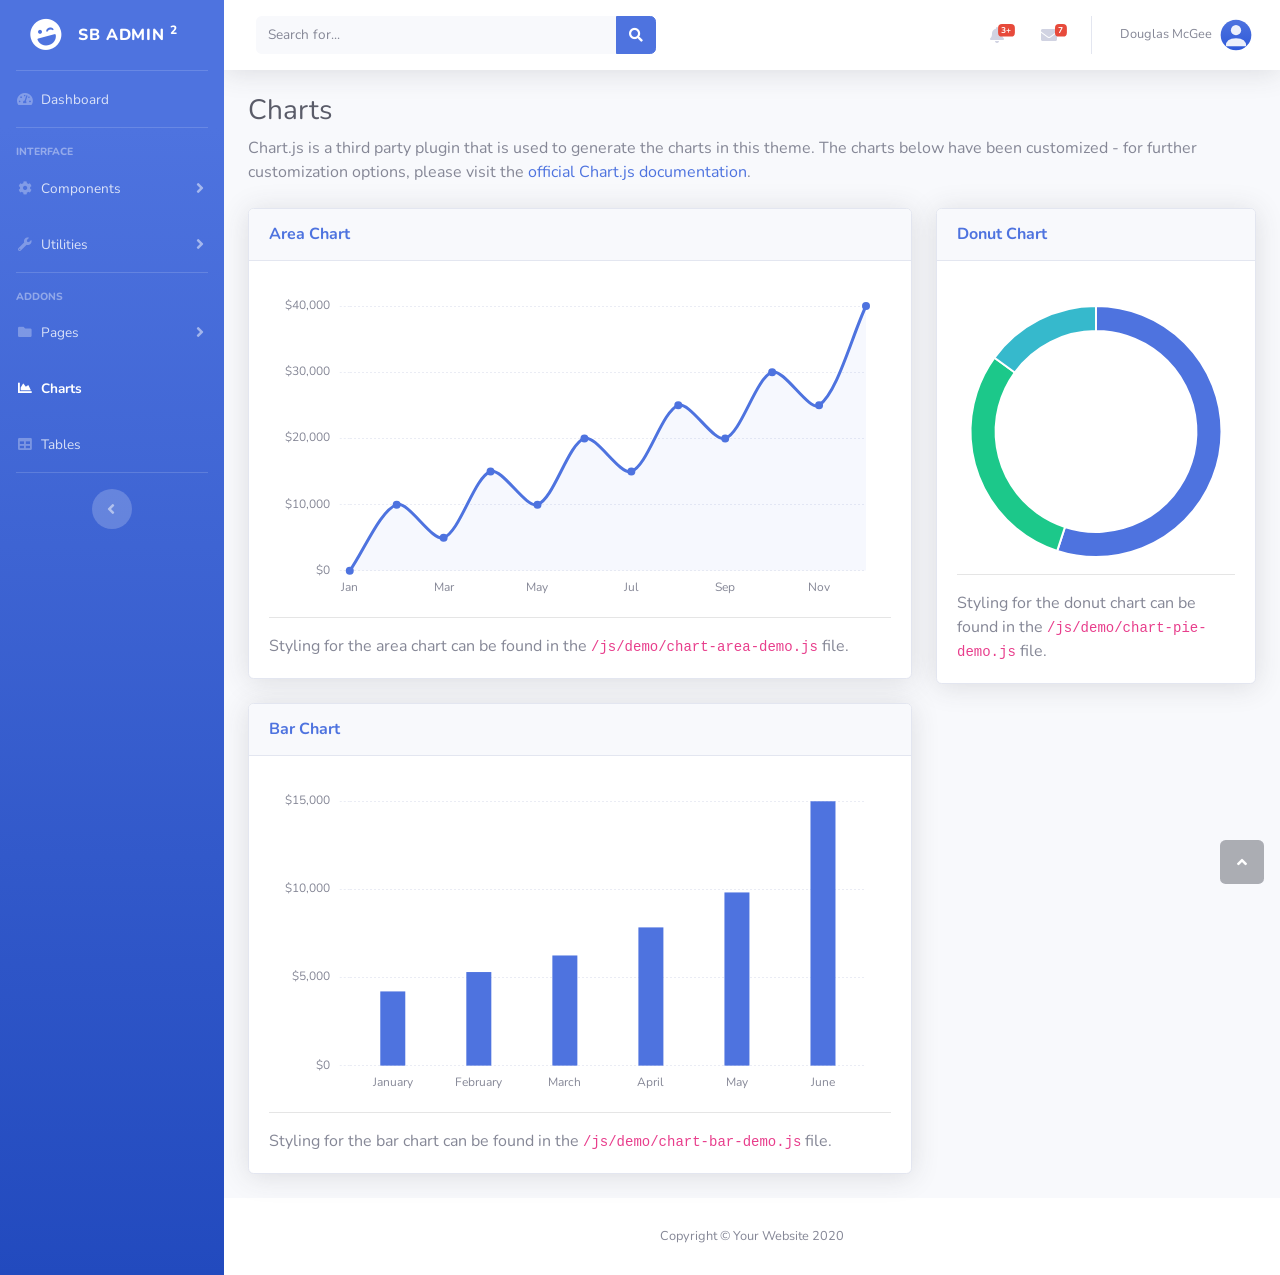
<file: charts.html>
<!DOCTYPE html>
<html lang="en">

<head>

    <meta charset="utf-8">
    <meta http-equiv="X-UA-Compatible" content="IE=edge">
    <meta name="viewport" content="width=device-width, initial-scale=1, shrink-to-fit=no">
    <meta name="description" content="">
    <meta name="author" content="">

    <title>SB Admin 2 - Charts</title>

    <!-- Custom fonts for this template-->
    <link href="vendor/fontawesome-free/css/all.min.css" rel="stylesheet" type="text/css">
    <link
        href="https://fonts.googleapis.com/css?family=Nunito:200,200i,300,300i,400,400i,600,600i,700,700i,800,800i,900,900i"
        rel="stylesheet">

    <!-- Custom styles for this template-->
    <link href="css/sb-admin-2.min.css" rel="stylesheet">

</head>

<body id="page-top">

    <!-- Page Wrapper -->
    <div id="wrapper">

        <!-- Sidebar -->
        <ul class="navbar-nav bg-gradient-primary sidebar sidebar-dark accordion" id="accordionSidebar">

            <!-- Sidebar - Brand -->
            <a class="sidebar-brand d-flex align-items-center justify-content-center" href="index.html">
                <div class="sidebar-brand-icon rotate-n-15">
                    <i class="fas fa-laugh-wink"></i>
                </div>
                <div class="sidebar-brand-text mx-3">SB Admin <sup>2</sup></div>
            </a>

            <!-- Divider -->
            <hr class="sidebar-divider my-0">

            <!-- Nav Item - Dashboard -->
            <li class="nav-item">
                <a class="nav-link" href="index.html">
                    <i class="fas fa-fw fa-tachometer-alt"></i>
                    <span>Dashboard</span></a>
            </li>

            <!-- Divider -->
            <hr class="sidebar-divider">

            <!-- Heading -->
            <div class="sidebar-heading">
                Interface
            </div>

            <!-- Nav Item - Pages Collapse Menu -->
            <li class="nav-item">
                <a class="nav-link collapsed" href="#" data-toggle="collapse" data-target="#collapseTwo"
                    aria-expanded="true" aria-controls="collapseTwo">
                    <i class="fas fa-fw fa-cog"></i>
                    <span>Components</span>
                </a>
                <div id="collapseTwo" class="collapse" aria-labelledby="headingTwo" data-parent="#accordionSidebar">
                    <div class="bg-white py-2 collapse-inner rounded">
                        <h6 class="collapse-header">Custom Components:</h6>
                        <a class="collapse-item" href="buttons.html">Buttons</a>
                        <a class="collapse-item" href="cards.html">Cards</a>
                    </div>
                </div>
            </li>

            <!-- Nav Item - Utilities Collapse Menu -->
            <li class="nav-item">
                <a class="nav-link collapsed" href="#" data-toggle="collapse" data-target="#collapseUtilities"
                    aria-expanded="true" aria-controls="collapseUtilities">
                    <i class="fas fa-fw fa-wrench"></i>
                    <span>Utilities</span>
                </a>
                <div id="collapseUtilities" class="collapse" aria-labelledby="headingUtilities"
                    data-parent="#accordionSidebar">
                    <div class="bg-white py-2 collapse-inner rounded">
                        <h6 class="collapse-header">Custom Utilities:</h6>
                        <a class="collapse-item" href="utilities-color.html">Colors</a>
                        <a class="collapse-item" href="utilities-border.html">Borders</a>
                        <a class="collapse-item" href="utilities-animation.html">Animations</a>
                        <a class="collapse-item" href="utilities-other.html">Other</a>
                    </div>
                </div>
            </li>

            <!-- Divider -->
            <hr class="sidebar-divider">

            <!-- Heading -->
            <div class="sidebar-heading">
                Addons
            </div>

            <!-- Nav Item - Pages Collapse Menu -->
            <li class="nav-item">
                <a class="nav-link collapsed" href="#" data-toggle="collapse" data-target="#collapsePages"
                    aria-expanded="true" aria-controls="collapsePages">
                    <i class="fas fa-fw fa-folder"></i>
                    <span>Pages</span>
                </a>
                <div id="collapsePages" class="collapse" aria-labelledby="headingPages" data-parent="#accordionSidebar">
                    <div class="bg-white py-2 collapse-inner rounded">
                        <h6 class="collapse-header">Login Screens:</h6>
                        <a class="collapse-item" href="login.html">Login</a>
                        <a class="collapse-item" href="register.html">Register</a>
                        <a class="collapse-item" href="forgot-password.html">Forgot Password</a>
                        <div class="collapse-divider"></div>
                        <h6 class="collapse-header">Other Pages:</h6>
                        <a class="collapse-item" href="404.html">404 Page</a>
                        <a class="collapse-item" href="blank.html">Blank Page</a>
                    </div>
                </div>
            </li>

            <!-- Nav Item - Charts -->
            <li class="nav-item active">
                <a class="nav-link" href="charts.html">
                    <i class="fas fa-fw fa-chart-area"></i>
                    <span>Charts</span></a>
            </li>

            <!-- Nav Item - Tables -->
            <li class="nav-item">
                <a class="nav-link" href="tables.html">
                    <i class="fas fa-fw fa-table"></i>
                    <span>Tables</span></a>
            </li>

            <!-- Divider -->
            <hr class="sidebar-divider d-none d-md-block">

            <!-- Sidebar Toggler (Sidebar) -->
            <div class="text-center d-none d-md-inline">
                <button class="rounded-circle border-0" id="sidebarToggle"></button>
            </div>

        </ul>
        <!-- End of Sidebar -->

        <!-- Content Wrapper -->
        <div id="content-wrapper" class="d-flex flex-column">

            <!-- Main Content -->
            <div id="content">

                <!-- Topbar -->
                <nav class="navbar navbar-expand navbar-light bg-white topbar mb-4 static-top shadow">

                    <!-- Sidebar Toggle (Topbar) -->
                    <button id="sidebarToggleTop" class="btn btn-link d-md-none rounded-circle mr-3">
                        <i class="fa fa-bars"></i>
                    </button>

                    <!-- Topbar Search -->
                    <form
                        class="d-none d-sm-inline-block form-inline mr-auto ml-md-3 my-2 my-md-0 mw-100 navbar-search">
                        <div class="input-group">
                            <input type="text" class="form-control bg-light border-0 small" placeholder="Search for..."
                                aria-label="Search" aria-describedby="basic-addon2">
                            <div class="input-group-append">
                                <button class="btn btn-primary" type="button">
                                    <i class="fas fa-search fa-sm"></i>
                                </button>
                            </div>
                        </div>
                    </form>

                    <!-- Topbar Navbar -->
                    <ul class="navbar-nav ml-auto">

                        <!-- Nav Item - Search Dropdown (Visible Only XS) -->
                        <li class="nav-item dropdown no-arrow d-sm-none">
                            <a class="nav-link dropdown-toggle" href="#" id="searchDropdown" role="button"
                                data-toggle="dropdown" aria-haspopup="true" aria-expanded="false">
                                <i class="fas fa-search fa-fw"></i>
                            </a>
                            <!-- Dropdown - Messages -->
                            <div class="dropdown-menu dropdown-menu-right p-3 shadow animated--grow-in"
                                aria-labelledby="searchDropdown">
                                <form class="form-inline mr-auto w-100 navbar-search">
                                    <div class="input-group">
                                        <input type="text" class="form-control bg-light border-0 small"
                                            placeholder="Search for..." aria-label="Search"
                                            aria-describedby="basic-addon2">
                                        <div class="input-group-append">
                                            <button class="btn btn-primary" type="button">
                                                <i class="fas fa-search fa-sm"></i>
                                            </button>
                                        </div>
                                    </div>
                                </form>
                            </div>
                        </li>

                        <!-- Nav Item - Alerts -->
                        <li class="nav-item dropdown no-arrow mx-1">
                            <a class="nav-link dropdown-toggle" href="#" id="alertsDropdown" role="button"
                                data-toggle="dropdown" aria-haspopup="true" aria-expanded="false">
                                <i class="fas fa-bell fa-fw"></i>
                                <!-- Counter - Alerts -->
                                <span class="badge badge-danger badge-counter">3+</span>
                            </a>
                            <!-- Dropdown - Alerts -->
                            <div class="dropdown-list dropdown-menu dropdown-menu-right shadow animated--grow-in"
                                aria-labelledby="alertsDropdown">
                                <h6 class="dropdown-header">
                                    Alerts Center
                                </h6>
                                <a class="dropdown-item d-flex align-items-center" href="#">
                                    <div class="mr-3">
                                        <div class="icon-circle bg-primary">
                                            <i class="fas fa-file-alt text-white"></i>
                                        </div>
                                    </div>
                                    <div>
                                        <div class="small text-gray-500">December 12, 2019</div>
                                        <span class="font-weight-bold">A new monthly report is ready to download!</span>
                                    </div>
                                </a>
                                <a class="dropdown-item d-flex align-items-center" href="#">
                                    <div class="mr-3">
                                        <div class="icon-circle bg-success">
                                            <i class="fas fa-donate text-white"></i>
                                        </div>
                                    </div>
                                    <div>
                                        <div class="small text-gray-500">December 7, 2019</div>
                                        $290.29 has been deposited into your account!
                                    </div>
                                </a>
                                <a class="dropdown-item d-flex align-items-center" href="#">
                                    <div class="mr-3">
                                        <div class="icon-circle bg-warning">
                                            <i class="fas fa-exclamation-triangle text-white"></i>
                                        </div>
                                    </div>
                                    <div>
                                        <div class="small text-gray-500">December 2, 2019</div>
                                        Spending Alert: We've noticed unusually high spending for your account.
                                    </div>
                                </a>
                                <a class="dropdown-item text-center small text-gray-500" href="#">Show All Alerts</a>
                            </div>
                        </li>

                        <!-- Nav Item - Messages -->
                        <li class="nav-item dropdown no-arrow mx-1">
                            <a class="nav-link dropdown-toggle" href="#" id="messagesDropdown" role="button"
                                data-toggle="dropdown" aria-haspopup="true" aria-expanded="false">
                                <i class="fas fa-envelope fa-fw"></i>
                                <!-- Counter - Messages -->
                                <span class="badge badge-danger badge-counter">7</span>
                            </a>
                            <!-- Dropdown - Messages -->
                            <div class="dropdown-list dropdown-menu dropdown-menu-right shadow animated--grow-in"
                                aria-labelledby="messagesDropdown">
                                <h6 class="dropdown-header">
                                    Message Center
                                </h6>
                                <a class="dropdown-item d-flex align-items-center" href="#">
                                    <div class="dropdown-list-image mr-3">
                                        <img class="rounded-circle" src="img/undraw_profile_1.svg"
                                            alt="...">
                                        <div class="status-indicator bg-success"></div>
                                    </div>
                                    <div class="font-weight-bold">
                                        <div class="text-truncate">Hi there! I am wondering if you can help me with a
                                            problem I've been having.</div>
                                        <div class="small text-gray-500">Emily Fowler · 58m</div>
                                    </div>
                                </a>
                                <a class="dropdown-item d-flex align-items-center" href="#">
                                    <div class="dropdown-list-image mr-3">
                                        <img class="rounded-circle" src="img/undraw_profile_2.svg"
                                            alt="...">
                                        <div class="status-indicator"></div>
                                    </div>
                                    <div>
                                        <div class="text-truncate">I have the photos that you ordered last month, how
                                            would you like them sent to you?</div>
                                        <div class="small text-gray-500">Jae Chun · 1d</div>
                                    </div>
                                </a>
                                <a class="dropdown-item d-flex align-items-center" href="#">
                                    <div class="dropdown-list-image mr-3">
                                        <img class="rounded-circle" src="img/undraw_profile_3.svg"
                                            alt="...">
                                        <div class="status-indicator bg-warning"></div>
                                    </div>
                                    <div>
                                        <div class="text-truncate">Last month's report looks great, I am very happy with
                                            the progress so far, keep up the good work!</div>
                                        <div class="small text-gray-500">Morgan Alvarez · 2d</div>
                                    </div>
                                </a>
                                <a class="dropdown-item d-flex align-items-center" href="#">
                                    <div class="dropdown-list-image mr-3">
                                        <img class="rounded-circle" src="img/undraw_profile_2.svg"
                                            alt="...">
                                        <div class="status-indicator bg-success"></div>
                                    </div>
                                    <div>
                                        <div class="text-truncate">Am I a good boy? The reason I ask is because someone
                                            told me that people say this to all dogs, even if they aren't good...</div>
                                        <div class="small text-gray-500">Chicken the Dog · 2w</div>
                                    </div>
                                </a>
                                <a class="dropdown-item text-center small text-gray-500" href="#">Read More Messages</a>
                            </div>
                        </li>

                        <div class="topbar-divider d-none d-sm-block"></div>

                        <!-- Nav Item - User Information -->
                        <li class="nav-item dropdown no-arrow">
                            <a class="nav-link dropdown-toggle" href="#" id="userDropdown" role="button"
                                data-toggle="dropdown" aria-haspopup="true" aria-expanded="false">
                                <span class="mr-2 d-none d-lg-inline text-gray-600 small">Douglas McGee</span>
                                <img class="img-profile rounded-circle"
                                    src="img/undraw_profile.svg">
                            </a>
                            <!-- Dropdown - User Information -->
                            <div class="dropdown-menu dropdown-menu-right shadow animated--grow-in"
                                aria-labelledby="userDropdown">
                                <a class="dropdown-item" href="#">
                                    <i class="fas fa-user fa-sm fa-fw mr-2 text-gray-400"></i>
                                    Profile
                                </a>
                                <a class="dropdown-item" href="#">
                                    <i class="fas fa-cogs fa-sm fa-fw mr-2 text-gray-400"></i>
                                    Settings
                                </a>
                                <a class="dropdown-item" href="#">
                                    <i class="fas fa-list fa-sm fa-fw mr-2 text-gray-400"></i>
                                    Activity Log
                                </a>
                                <div class="dropdown-divider"></div>
                                <a class="dropdown-item" href="#" data-toggle="modal" data-target="#logoutModal">
                                    <i class="fas fa-sign-out-alt fa-sm fa-fw mr-2 text-gray-400"></i>
                                    Logout
                                </a>
                            </div>
                        </li>

                    </ul>

                </nav>
                <!-- End of Topbar -->

                <!-- Begin Page Content -->
                <div class="container-fluid">

                    <!-- Page Heading -->
                    <h1 class="h3 mb-2 text-gray-800">Charts</h1>
                    <p class="mb-4">Chart.js is a third party plugin that is used to generate the charts in this theme.
                        The charts below have been customized - for further customization options, please visit the <a
                            target="_blank" href="https://www.chartjs.org/docs/latest/">official Chart.js
                            documentation</a>.</p>

                    <!-- Content Row -->
                    <div class="row">

                        <div class="col-xl-8 col-lg-7">

                            <!-- Area Chart -->
                            <div class="card shadow mb-4">
                                <div class="card-header py-3">
                                    <h6 class="m-0 font-weight-bold text-primary">Area Chart</h6>
                                </div>
                                <div class="card-body">
                                    <div class="chart-area">
                                        <canvas id="myAreaChart"></canvas>
                                    </div>
                                    <hr>
                                    Styling for the area chart can be found in the
                                    <code>/js/demo/chart-area-demo.js</code> file.
                                </div>
                            </div>

                            <!-- Bar Chart -->
                            <div class="card shadow mb-4">
                                <div class="card-header py-3">
                                    <h6 class="m-0 font-weight-bold text-primary">Bar Chart</h6>
                                </div>
                                <div class="card-body">
                                    <div class="chart-bar">
                                        <canvas id="myBarChart"></canvas>
                                    </div>
                                    <hr>
                                    Styling for the bar chart can be found in the
                                    <code>/js/demo/chart-bar-demo.js</code> file.
                                </div>
                            </div>

                        </div>

                        <!-- Donut Chart -->
                        <div class="col-xl-4 col-lg-5">
                            <div class="card shadow mb-4">
                                <!-- Card Header - Dropdown -->
                                <div class="card-header py-3">
                                    <h6 class="m-0 font-weight-bold text-primary">Donut Chart</h6>
                                </div>
                                <!-- Card Body -->
                                <div class="card-body">
                                    <div class="chart-pie pt-4">
                                        <canvas id="myPieChart"></canvas>
                                    </div>
                                    <hr>
                                    Styling for the donut chart can be found in the
                                    <code>/js/demo/chart-pie-demo.js</code> file.
                                </div>
                            </div>
                        </div>
                    </div>

                </div>
                <!-- /.container-fluid -->

            </div>
            <!-- End of Main Content -->

            <!-- Footer -->
            <footer class="sticky-footer bg-white">
                <div class="container my-auto">
                    <div class="copyright text-center my-auto">
                        <span>Copyright &copy; Your Website 2020</span>
                    </div>
                </div>
            </footer>
            <!-- End of Footer -->

        </div>
        <!-- End of Content Wrapper -->

    </div>
    <!-- End of Page Wrapper -->

    <!-- Scroll to Top Button-->
    <a class="scroll-to-top rounded" href="#page-top">
        <i class="fas fa-angle-up"></i>
    </a>

    <!-- Logout Modal-->
    <div class="modal fade" id="logoutModal" tabindex="-1" role="dialog" aria-labelledby="exampleModalLabel"
        aria-hidden="true">
        <div class="modal-dialog" role="document">
            <div class="modal-content">
                <div class="modal-header">
                    <h5 class="modal-title" id="exampleModalLabel">Ready to Leave?</h5>
                    <button class="close" type="button" data-dismiss="modal" aria-label="Close">
                        <span aria-hidden="true">×</span>
                    </button>
                </div>
                <div class="modal-body">Select "Logout" below if you are ready to end your current session.</div>
                <div class="modal-footer">
                    <button class="btn btn-secondary" type="button" data-dismiss="modal">Cancel</button>
                    <a class="btn btn-primary" href="login.html">Logout</a>
                </div>
            </div>
        </div>
    </div>

    <!-- Bootstrap core JavaScript-->
    <script src="vendor/jquery/jquery.min.js"></script>
    <script src="vendor/bootstrap/js/bootstrap.bundle.min.js"></script>

    <!-- Core plugin JavaScript-->
    <script src="vendor/jquery-easing/jquery.easing.min.js"></script>

    <!-- Custom scripts for all pages-->
    <script src="js/sb-admin-2.min.js"></script>

    <!-- Page level plugins -->
    <script src="vendor/chart.js/Chart.min.js"></script>

    <!-- Page level custom scripts -->
    <script src="js/demo/chart-area-demo.js"></script>
    <script src="js/demo/chart-pie-demo.js"></script>
    <script src="js/demo/chart-bar-demo.js"></script>

</body>

</html>
</file>
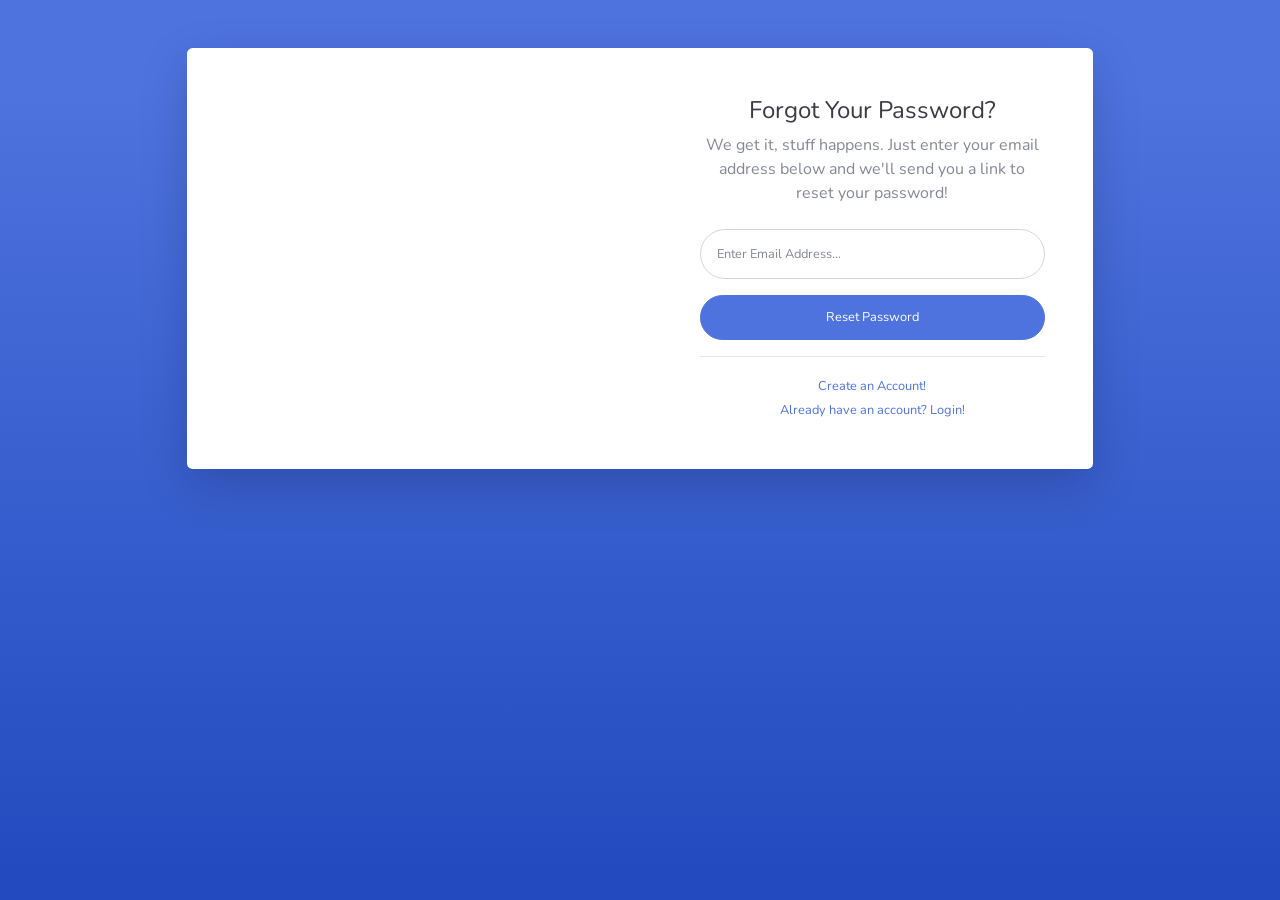
<file: forgot-password.html>
<!DOCTYPE html>
<html lang="en">

<head>

    <meta charset="utf-8">
    <meta http-equiv="X-UA-Compatible" content="IE=edge">
    <meta name="viewport" content="width=device-width, initial-scale=1, shrink-to-fit=no">
    <meta name="description" content="">
    <meta name="author" content="">

    <title>SB Admin 2 - Forgot Password</title>

    <!-- Custom fonts for this template-->
    <link href="vendor/fontawesome-free/css/all.min.css" rel="stylesheet" type="text/css">
    <link
        href="https://fonts.googleapis.com/css?family=Nunito:200,200i,300,300i,400,400i,600,600i,700,700i,800,800i,900,900i"
        rel="stylesheet">

    <!-- Custom styles for this template-->
    <link href="css/sb-admin-2.min.css" rel="stylesheet">

</head>

<body class="bg-gradient-primary">

    <div class="container">

        <!-- Outer Row -->
        <div class="row justify-content-center">

            <div class="col-xl-10 col-lg-12 col-md-9">

                <div class="card o-hidden border-0 shadow-lg my-5">
                    <div class="card-body p-0">
                        <!-- Nested Row within Card Body -->
                        <div class="row">
                            <div class="col-lg-6 d-none d-lg-block bg-password-image"></div>
                            <div class="col-lg-6">
                                <div class="p-5">
                                    <div class="text-center">
                                        <h1 class="h4 text-gray-900 mb-2">Forgot Your Password?</h1>
                                        <p class="mb-4">We get it, stuff happens. Just enter your email address below
                                            and we'll send you a link to reset your password!</p>
                                    </div>
                                    <form class="user">
                                        <div class="form-group">
                                            <input type="email" class="form-control form-control-user"
                                                id="exampleInputEmail" aria-describedby="emailHelp"
                                                placeholder="Enter Email Address...">
                                        </div>
                                        <a href="login.html" class="btn btn-primary btn-user btn-block">
                                            Reset Password
                                        </a>
                                    </form>
                                    <hr>
                                    <div class="text-center">
                                        <a class="small" href="register.html">Create an Account!</a>
                                    </div>
                                    <div class="text-center">
                                        <a class="small" href="login.html">Already have an account? Login!</a>
                                    </div>
                                </div>
                            </div>
                        </div>
                    </div>
                </div>

            </div>

        </div>

    </div>

    <!-- Bootstrap core JavaScript-->
    <script src="vendor/jquery/jquery.min.js"></script>
    <script src="vendor/bootstrap/js/bootstrap.bundle.min.js"></script>

    <!-- Core plugin JavaScript-->
    <script src="vendor/jquery-easing/jquery.easing.min.js"></script>

    <!-- Custom scripts for all pages-->
    <script src="js/sb-admin-2.min.js"></script>

</body>

</html>
</file>
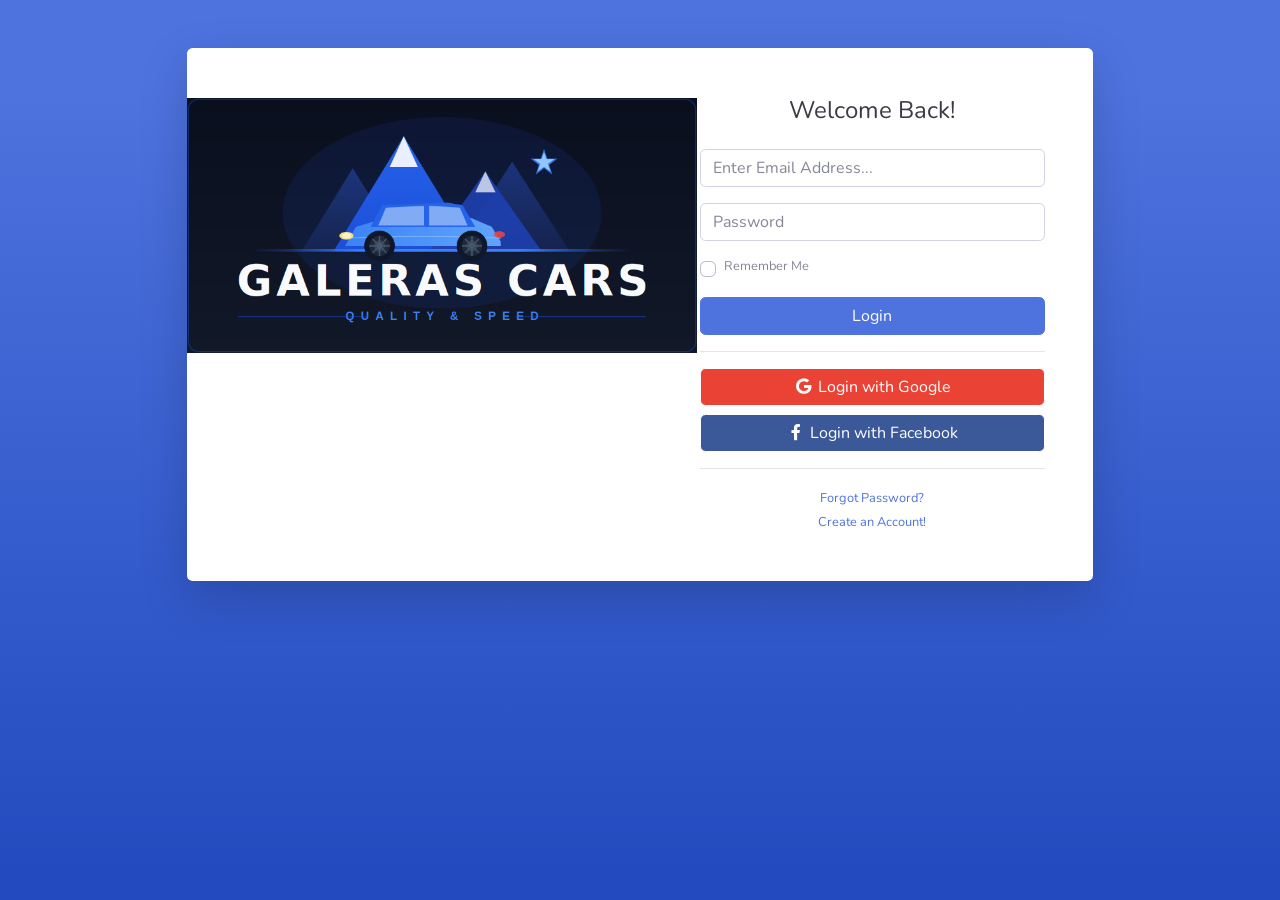
<file: login.html>
<!DOCTYPE html>
<html lang="en">

<head>
    <meta charset="utf-8">
    <meta http-equiv="X-UA-Compatible" content="IE=edge">
    <meta name="viewport" content="width=device-width, initial-scale=1, shrink-to-fit=no">
    <meta name="description" content="">
    <meta name="author" content="">

    <title>SB Admin 2 - Login</title>

    <link href="vendor/fontawesome-free/css/all.min.css" rel="stylesheet" type="text/css">
    <link href="https://fonts.googleapis.com/css?family=Nunito:200,200i,300,300i,400,400i,600,600i,700,700i,800,800i,900,900i" rel="stylesheet">
    <link href="css/sb-admin-2.min.css" rel="stylesheet">
</head>

<body class="bg-gradient-primary">

    <div class="container">
        <div class="row justify-content-center">
            <div class="col-xl-10 col-lg-12 col-md-9">
                <div class="card o-hidden border-0 shadow-lg my-5">
                    <div class="card-body p-0">
                        <div class="row">
                            <div class="col-lg-6 d-none d-lg-block bg-login-image">
                                                    <img src="img\logo1.png"  width="510px" style="margin-top: 50px;" alt="logo1.png">
                            </div>
                            <div class="col-lg-6">
                                <div class="p-5">
                                    <div class="text-center">
                                        <h1 class="h4 text-gray-900 mb-4">Welcome Back!</h1>
                                    </div>
                                    <form name="frtn-user" action="signin.php" method="post">
                                        <div class="form-group">
                                            <input type="email" class="form-control form-control-user"
                                                id="exampleInputEmail" placeholder="Enter Email Address..."
                                                name="email" required>
                                        </div>
                                        <div class="form-group">
                                            <input type="password" class="form-control form-control-user"
                                                id="exampleInputPassword" placeholder="Password"
                                                name="pswd" required>
                                        </div>
                                        <div class="form-group">
                                            <div class="custom-control custom-checkbox small">
                                                <input type="checkbox" class="custom-control-input" id="customCheck">
                                                <label class="custom-control-label" for="customCheck">Remember Me</label>
                                            </div>
                                        </div>
                                        <button type="submit" class="btn btn-primary btn-user btn-block">
                                            Login
                                        </button>
                                        <hr>
                                        <a href="index.html" class="btn btn-google btn-user btn-block">
                                            <i class="fab fa-google fa-fw"></i> Login with Google
                                        </a>
                                        <a href="index.html" class="btn btn-facebook btn-user btn-block">
                                            <i class="fab fa-facebook-f fa-fw"></i> Login with Facebook
                                        </a>
                                    </form>
                                    <hr>
                                    <div class="text-center">
                                        <a class="small" href="forgot-password.html">Forgot Password?</a>
                                    </div>
                                    <div class="text-center">
                                        <a class="small" href="register.html">Create an Account!</a>
                                    </div>
                                </div>
                            </div>
                        </div>
                    </div>
                </div>
            </div>
        </div>
    </div>

    <script src="vendor/jquery/jquery.min.js"></script>
    <script src="vendor/bootstrap/js/bootstrap.bundle.min.js"></script>
    <script src="vendor/jquery-easing/jquery.easing.min.js"></script>
    <script src="js/sb-admin-2.min.js"></script>

</body>

</html>
</file>
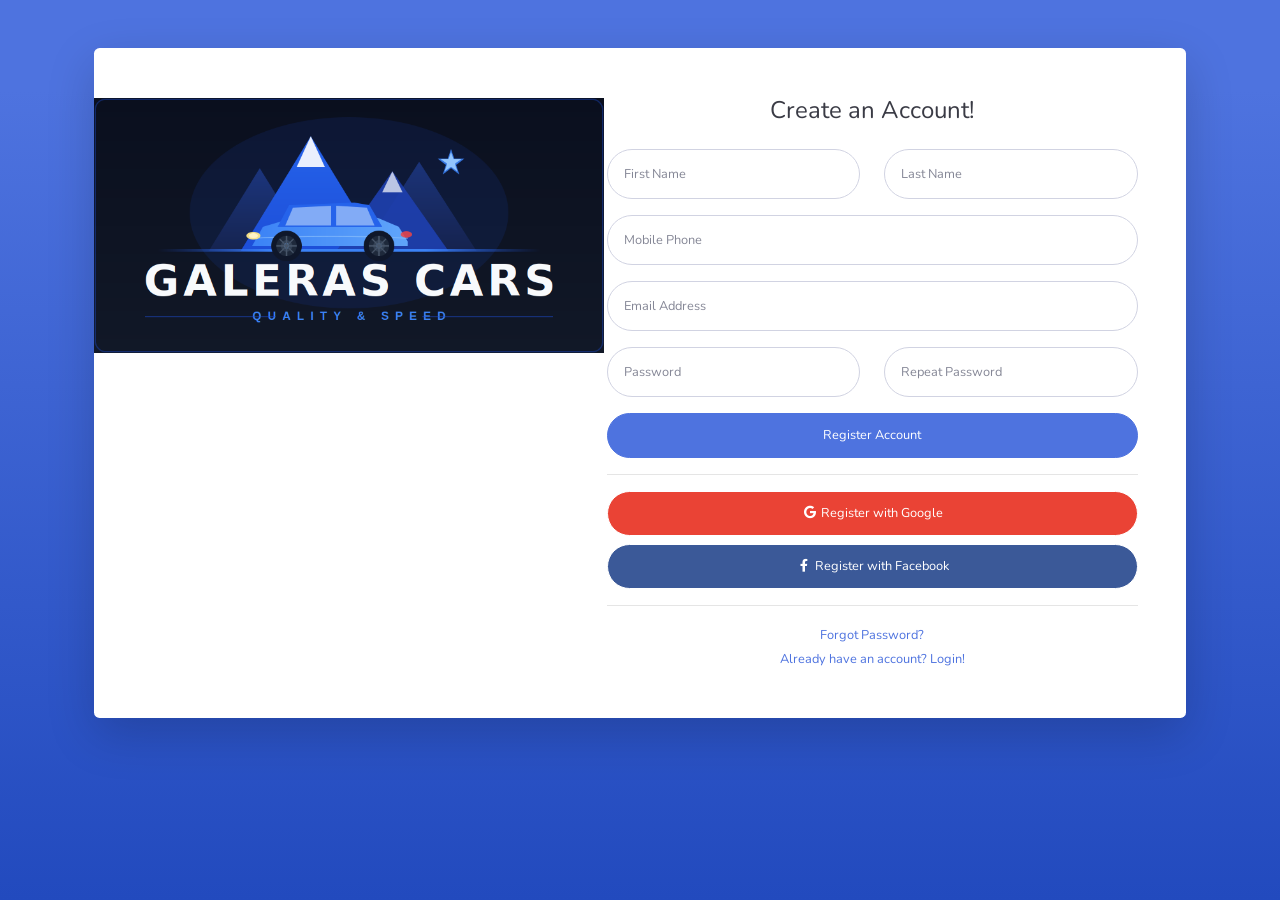
<file: register.html>
<!DOCTYPE html>
<html lang="en">

<head>

    <meta charset="utf-8">
    <meta http-equiv="X-UA-Compatible" content="IE=edge">
    <meta name="viewport" content="width=device-width, initial-scale=1, shrink-to-fit=no">
    <meta name="description" content="">
    <meta name="author" content="">

    <title>SB Admin 2 - Register</title>

    <!-- Custom fonts for this template-->
    <link href="vendor/fontawesome-free/css/all.min.css" rel="stylesheet" type="text/css">
    <link
        href="https://fonts.googleapis.com/css?family=Nunito:200,200i,300,300i,400,400i,600,600i,700,700i,800,800i,900,900i"
        rel="stylesheet">

    <!-- Custom styles for this template-->
    <link href="css/sb-admin-2.min.css" rel="stylesheet">

</head>

<body class="bg-gradient-primary">

    <div class="container">

        <div class="card o-hidden border-0 shadow-lg my-5">
            <div class="card-body p-0">
                <!-- Nested Row within Card Body -->
                <div class="row">
                    <div class="col-lg-5 d-none d-lg-block bg-register-image">
                                            <img src="img\logo1.png"  width="510px" style="margin-top: 50px;" alt="logo1.png">

                    </div>      
                              
                    <div class="col-lg-7">
                        <div class="p-5">
                            <div class="text-center">
                                <h1 class="h4 text-gray-900 mb-4">Create an Account!</h1>
                            </div>
                            <form class="user"action="signup.php" method="POST">
                                <div class="form-group row">
                                    <div class="col-sm-6 mb-3 mb-sm-0">
                                        <input type="text" class="form-control form-control-user" id="exampleFirstName"
                                            placeholder="First Name" name="fname" >
                                    </div>
                                    <div class="col-sm-6">
                                        <input type="text" class="form-control form-control-user" id="exampleLastName"
                                            placeholder="Last Name" name="lname" >
                                    </div>
                                </div>
                                <div class="form-group">
                                    <input type="text" class="form-control form-control-user" id="exampleInputPhone"
                                        placeholder="Mobile Phone" name="mphone" >
                                </div>
                                <div class="form-group">
                                    <input type="email" class="form-control form-control-user" id="exampleInputEmail"
                                        placeholder="Email Address"  name="email" >
                                </div>
                                <div class="form-group row">
                                    <div class="col-sm-6 mb-3 mb-sm-0">
                                        <input type="password" class="form-control form-control-user"
                                            id="exampleInputPassword" placeholder="Password" name="password">
                                    </div>
                                    <div class="col-sm-6">
                                        <input type="password" class="form-control form-control-user"
                                            id="exampleRepeatPassword" placeholder="Repeat Password">
                                    </div>
                                </div>
                                <button type="submit" class="btn btn-primary btn-user btn-block">
                                    Register Account
                                </button>
                                <hr>
                                <a href="index.html" class="btn btn-google btn-user btn-block">
                                    <i class="fab fa-google fa-fw"></i> Register with Google
                                </a>
                                <a href="index.html" class="btn btn-facebook btn-user btn-block">
                                    <i class="fab fa-facebook-f fa-fw"></i> Register with Facebook
                                </a>
                            </form>
                            <hr>
                            <div class="text-center">
                                <a class="small" href="forgot-password.html">Forgot Password?</a>
                            </div>
                            <div class="text-center">
                                <a class="small" href="login.html">Already have an account? Login!</a>
                            </div>
                        </div>
                    </div>
                </div>
            </div>
        </div>

    </div>

    <!-- Bootstrap core JavaScript-->
    <script src="vendor/jquery/jquery.min.js"></script>
    <script src="vendor/bootstrap/js/bootstrap.bundle.min.js"></script>

    <!-- Core plugin JavaScript-->
    <script src="vendor/jquery-easing/jquery.easing.min.js"></script>

    <!-- Custom scripts for all pages-->
    <script src="js/sb-admin-2.min.js"></script>

</body>

</html>
</file>
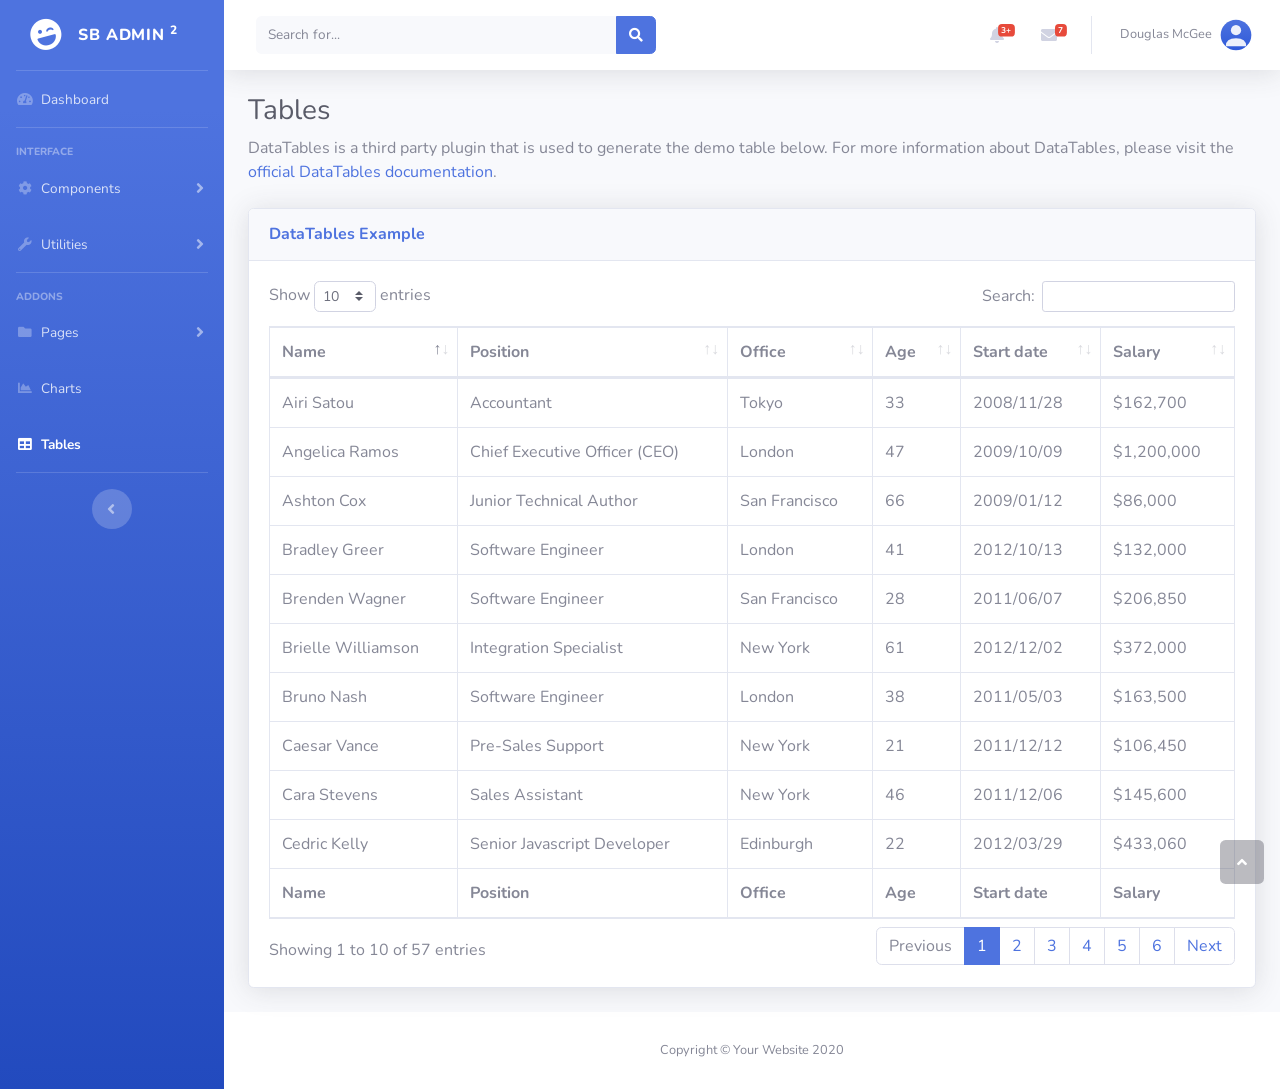
<file: tables.html>
<!DOCTYPE html>
<html lang="en">

<head>

    <meta charset="utf-8">
    <meta http-equiv="X-UA-Compatible" content="IE=edge">
    <meta name="viewport" content="width=device-width, initial-scale=1, shrink-to-fit=no">
    <meta name="description" content="">
    <meta name="author" content="">

    <title>SB Admin 2 - Tables</title>

    <!-- Custom fonts for this template -->
    <link href="vendor/fontawesome-free/css/all.min.css" rel="stylesheet" type="text/css">
    <link
        href="https://fonts.googleapis.com/css?family=Nunito:200,200i,300,300i,400,400i,600,600i,700,700i,800,800i,900,900i"
        rel="stylesheet">

    <!-- Custom styles for this template -->
    <link href="css/sb-admin-2.min.css" rel="stylesheet">

    <!-- Custom styles for this page -->
    <link href="vendor/datatables/dataTables.bootstrap4.min.css" rel="stylesheet">

</head>

<body id="page-top">

    <!-- Page Wrapper -->
    <div id="wrapper">

        <!-- Sidebar -->
        <ul class="navbar-nav bg-gradient-primary sidebar sidebar-dark accordion" id="accordionSidebar">

            <!-- Sidebar - Brand -->
            <a class="sidebar-brand d-flex align-items-center justify-content-center" href="index.html">
                <div class="sidebar-brand-icon rotate-n-15">
                    <i class="fas fa-laugh-wink"></i>
                </div>
                <div class="sidebar-brand-text mx-3">SB Admin <sup>2</sup></div>
            </a>

            <!-- Divider -->
            <hr class="sidebar-divider my-0">

            <!-- Nav Item - Dashboard -->
            <li class="nav-item">
                <a class="nav-link" href="index.html">
                    <i class="fas fa-fw fa-tachometer-alt"></i>
                    <span>Dashboard</span></a>
            </li>

            <!-- Divider -->
            <hr class="sidebar-divider">

            <!-- Heading -->
            <div class="sidebar-heading">
                Interface
            </div>

            <!-- Nav Item - Pages Collapse Menu -->
            <li class="nav-item">
                <a class="nav-link collapsed" href="#" data-toggle="collapse" data-target="#collapseTwo"
                    aria-expanded="true" aria-controls="collapseTwo">
                    <i class="fas fa-fw fa-cog"></i>
                    <span>Components</span>
                </a>
                <div id="collapseTwo" class="collapse" aria-labelledby="headingTwo" data-parent="#accordionSidebar">
                    <div class="bg-white py-2 collapse-inner rounded">
                        <h6 class="collapse-header">Custom Components:</h6>
                        <a class="collapse-item" href="buttons.html">Buttons</a>
                        <a class="collapse-item" href="cards.html">Cards</a>
                    </div>
                </div>
            </li>

            <!-- Nav Item - Utilities Collapse Menu -->
            <li class="nav-item">
                <a class="nav-link collapsed" href="#" data-toggle="collapse" data-target="#collapseUtilities"
                    aria-expanded="true" aria-controls="collapseUtilities">
                    <i class="fas fa-fw fa-wrench"></i>
                    <span>Utilities</span>
                </a>
                <div id="collapseUtilities" class="collapse" aria-labelledby="headingUtilities"
                    data-parent="#accordionSidebar">
                    <div class="bg-white py-2 collapse-inner rounded">
                        <h6 class="collapse-header">Custom Utilities:</h6>
                        <a class="collapse-item" href="utilities-color.html">Colors</a>
                        <a class="collapse-item" href="utilities-border.html">Borders</a>
                        <a class="collapse-item" href="utilities-animation.html">Animations</a>
                        <a class="collapse-item" href="utilities-other.html">Other</a>
                    </div>
                </div>
            </li>

            <!-- Divider -->
            <hr class="sidebar-divider">

            <!-- Heading -->
            <div class="sidebar-heading">
                Addons
            </div>

            <!-- Nav Item - Pages Collapse Menu -->
            <li class="nav-item">
                <a class="nav-link collapsed" href="#" data-toggle="collapse" data-target="#collapsePages"
                    aria-expanded="true" aria-controls="collapsePages">
                    <i class="fas fa-fw fa-folder"></i>
                    <span>Pages</span>
                </a>
                <div id="collapsePages" class="collapse" aria-labelledby="headingPages" data-parent="#accordionSidebar">
                    <div class="bg-white py-2 collapse-inner rounded">
                        <h6 class="collapse-header">Login Screens:</h6>
                        <a class="collapse-item" href="login.html">Login</a>
                        <a class="collapse-item" href="register.html">Register</a>
                        <a class="collapse-item" href="forgot-password.html">Forgot Password</a>
                        <div class="collapse-divider"></div>
                        <h6 class="collapse-header">Other Pages:</h6>
                        <a class="collapse-item" href="404.html">404 Page</a>
                        <a class="collapse-item" href="blank.html">Blank Page</a>
                    </div>
                </div>
            </li>

            <!-- Nav Item - Charts -->
            <li class="nav-item">
                <a class="nav-link" href="charts.html">
                    <i class="fas fa-fw fa-chart-area"></i>
                    <span>Charts</span></a>
            </li>

            <!-- Nav Item - Tables -->
            <li class="nav-item active">
                <a class="nav-link" href="tables.html">
                    <i class="fas fa-fw fa-table"></i>
                    <span>Tables</span></a>
            </li>

            <!-- Divider -->
            <hr class="sidebar-divider d-none d-md-block">

            <!-- Sidebar Toggler (Sidebar) -->
            <div class="text-center d-none d-md-inline">
                <button class="rounded-circle border-0" id="sidebarToggle"></button>
            </div>

        </ul>
        <!-- End of Sidebar -->

        <!-- Content Wrapper -->
        <div id="content-wrapper" class="d-flex flex-column">

            <!-- Main Content -->
            <div id="content">

                <!-- Topbar -->
                <nav class="navbar navbar-expand navbar-light bg-white topbar mb-4 static-top shadow">

                    <!-- Sidebar Toggle (Topbar) -->
                    <form class="form-inline">
                        <button id="sidebarToggleTop" class="btn btn-link d-md-none rounded-circle mr-3">
                            <i class="fa fa-bars"></i>
                        </button>
                    </form>

                    <!-- Topbar Search -->
                    <form
                        class="d-none d-sm-inline-block form-inline mr-auto ml-md-3 my-2 my-md-0 mw-100 navbar-search">
                        <div class="input-group">
                            <input type="text" class="form-control bg-light border-0 small" placeholder="Search for..."
                                aria-label="Search" aria-describedby="basic-addon2">
                            <div class="input-group-append">
                                <button class="btn btn-primary" type="button">
                                    <i class="fas fa-search fa-sm"></i>
                                </button>
                            </div>
                        </div>
                    </form>

                    <!-- Topbar Navbar -->
                    <ul class="navbar-nav ml-auto">

                        <!-- Nav Item - Search Dropdown (Visible Only XS) -->
                        <li class="nav-item dropdown no-arrow d-sm-none">
                            <a class="nav-link dropdown-toggle" href="#" id="searchDropdown" role="button"
                                data-toggle="dropdown" aria-haspopup="true" aria-expanded="false">
                                <i class="fas fa-search fa-fw"></i>
                            </a>
                            <!-- Dropdown - Messages -->
                            <div class="dropdown-menu dropdown-menu-right p-3 shadow animated--grow-in"
                                aria-labelledby="searchDropdown">
                                <form class="form-inline mr-auto w-100 navbar-search">
                                    <div class="input-group">
                                        <input type="text" class="form-control bg-light border-0 small"
                                            placeholder="Search for..." aria-label="Search"
                                            aria-describedby="basic-addon2">
                                        <div class="input-group-append">
                                            <button class="btn btn-primary" type="button">
                                                <i class="fas fa-search fa-sm"></i>
                                            </button>
                                        </div>
                                    </div>
                                </form>
                            </div>
                        </li>

                        <!-- Nav Item - Alerts -->
                        <li class="nav-item dropdown no-arrow mx-1">
                            <a class="nav-link dropdown-toggle" href="#" id="alertsDropdown" role="button"
                                data-toggle="dropdown" aria-haspopup="true" aria-expanded="false">
                                <i class="fas fa-bell fa-fw"></i>
                                <!-- Counter - Alerts -->
                                <span class="badge badge-danger badge-counter">3+</span>
                            </a>
                            <!-- Dropdown - Alerts -->
                            <div class="dropdown-list dropdown-menu dropdown-menu-right shadow animated--grow-in"
                                aria-labelledby="alertsDropdown">
                                <h6 class="dropdown-header">
                                    Alerts Center
                                </h6>
                                <a class="dropdown-item d-flex align-items-center" href="#">
                                    <div class="mr-3">
                                        <div class="icon-circle bg-primary">
                                            <i class="fas fa-file-alt text-white"></i>
                                        </div>
                                    </div>
                                    <div>
                                        <div class="small text-gray-500">December 12, 2019</div>
                                        <span class="font-weight-bold">A new monthly report is ready to download!</span>
                                    </div>
                                </a>
                                <a class="dropdown-item d-flex align-items-center" href="#">
                                    <div class="mr-3">
                                        <div class="icon-circle bg-success">
                                            <i class="fas fa-donate text-white"></i>
                                        </div>
                                    </div>
                                    <div>
                                        <div class="small text-gray-500">December 7, 2019</div>
                                        $290.29 has been deposited into your account!
                                    </div>
                                </a>
                                <a class="dropdown-item d-flex align-items-center" href="#">
                                    <div class="mr-3">
                                        <div class="icon-circle bg-warning">
                                            <i class="fas fa-exclamation-triangle text-white"></i>
                                        </div>
                                    </div>
                                    <div>
                                        <div class="small text-gray-500">December 2, 2019</div>
                                        Spending Alert: We've noticed unusually high spending for your account.
                                    </div>
                                </a>
                                <a class="dropdown-item text-center small text-gray-500" href="#">Show All Alerts</a>
                            </div>
                        </li>

                        <!-- Nav Item - Messages -->
                        <li class="nav-item dropdown no-arrow mx-1">
                            <a class="nav-link dropdown-toggle" href="#" id="messagesDropdown" role="button"
                                data-toggle="dropdown" aria-haspopup="true" aria-expanded="false">
                                <i class="fas fa-envelope fa-fw"></i>
                                <!-- Counter - Messages -->
                                <span class="badge badge-danger badge-counter">7</span>
                            </a>
                            <!-- Dropdown - Messages -->
                            <div class="dropdown-list dropdown-menu dropdown-menu-right shadow animated--grow-in"
                                aria-labelledby="messagesDropdown">
                                <h6 class="dropdown-header">
                                    Message Center
                                </h6>
                                <a class="dropdown-item d-flex align-items-center" href="#">
                                    <div class="dropdown-list-image mr-3">
                                        <img class="rounded-circle" src="img/undraw_profile_1.svg"
                                            alt="...">
                                        <div class="status-indicator bg-success"></div>
                                    </div>
                                    <div class="font-weight-bold">
                                        <div class="text-truncate">Hi there! I am wondering if you can help me with a
                                            problem I've been having.</div>
                                        <div class="small text-gray-500">Emily Fowler · 58m</div>
                                    </div>
                                </a>
                                <a class="dropdown-item d-flex align-items-center" href="#">
                                    <div class="dropdown-list-image mr-3">
                                        <img class="rounded-circle" src="img/undraw_profile_2.svg"
                                            alt="...">
                                        <div class="status-indicator"></div>
                                    </div>
                                    <div>
                                        <div class="text-truncate">I have the photos that you ordered last month, how
                                            would you like them sent to you?</div>
                                        <div class="small text-gray-500">Jae Chun · 1d</div>
                                    </div>
                                </a>
                                <a class="dropdown-item d-flex align-items-center" href="#">
                                    <div class="dropdown-list-image mr-3">
                                        <img class="rounded-circle" src="img/undraw_profile_3.svg"
                                            alt="...">
                                        <div class="status-indicator bg-warning"></div>
                                    </div>
                                    <div>
                                        <div class="text-truncate">Last month's report looks great, I am very happy with
                                            the progress so far, keep up the good work!</div>
                                        <div class="small text-gray-500">Morgan Alvarez · 2d</div>
                                    </div>
                                </a>
                                <a class="dropdown-item d-flex align-items-center" href="#">
                                    <div class="dropdown-list-image mr-3">
                                        <img class="rounded-circle" src="img/undraw_profile_2.svg"
                                            alt="...">
                                        <div class="status-indicator bg-success"></div>
                                    </div>
                                    <div>
                                        <div class="text-truncate">Am I a good boy? The reason I ask is because someone
                                            told me that people say this to all dogs, even if they aren't good...</div>
                                        <div class="small text-gray-500">Chicken the Dog · 2w</div>
                                    </div>
                                </a>
                                <a class="dropdown-item text-center small text-gray-500" href="#">Read More Messages</a>
                            </div>
                        </li>

                        <div class="topbar-divider d-none d-sm-block"></div>

                        <!-- Nav Item - User Information -->
                        <li class="nav-item dropdown no-arrow">
                            <a class="nav-link dropdown-toggle" href="#" id="userDropdown" role="button"
                                data-toggle="dropdown" aria-haspopup="true" aria-expanded="false">
                                <span class="mr-2 d-none d-lg-inline text-gray-600 small">Douglas McGee</span>
                                <img class="img-profile rounded-circle"
                                    src="img/undraw_profile.svg">
                            </a>
                            <!-- Dropdown - User Information -->
                            <div class="dropdown-menu dropdown-menu-right shadow animated--grow-in"
                                aria-labelledby="userDropdown">
                                <a class="dropdown-item" href="#">
                                    <i class="fas fa-user fa-sm fa-fw mr-2 text-gray-400"></i>
                                    Profile
                                </a>
                                <a class="dropdown-item" href="#">
                                    <i class="fas fa-cogs fa-sm fa-fw mr-2 text-gray-400"></i>
                                    Settings
                                </a>
                                <a class="dropdown-item" href="#">
                                    <i class="fas fa-list fa-sm fa-fw mr-2 text-gray-400"></i>
                                    Activity Log
                                </a>
                                <div class="dropdown-divider"></div>
                                <a class="dropdown-item" href="#" data-toggle="modal" data-target="#logoutModal">
                                    <i class="fas fa-sign-out-alt fa-sm fa-fw mr-2 text-gray-400"></i>
                                    Logout
                                </a>
                            </div>
                        </li>

                    </ul>

                </nav>
                <!-- End of Topbar -->

                <!-- Begin Page Content -->
                <div class="container-fluid">

                    <!-- Page Heading -->
                    <h1 class="h3 mb-2 text-gray-800">Tables</h1>
                    <p class="mb-4">DataTables is a third party plugin that is used to generate the demo table below.
                        For more information about DataTables, please visit the <a target="_blank"
                            href="https://datatables.net">official DataTables documentation</a>.</p>

                    <!-- DataTales Example -->
                    <div class="card shadow mb-4">
                        <div class="card-header py-3">
                            <h6 class="m-0 font-weight-bold text-primary">DataTables Example</h6>
                        </div>
                        <div class="card-body">
                            <div class="table-responsive">
                                <table class="table table-bordered" id="dataTable" width="100%" cellspacing="0">
                                    <thead>
                                        <tr>
                                            <th>Name</th>
                                            <th>Position</th>
                                            <th>Office</th>
                                            <th>Age</th>
                                            <th>Start date</th>
                                            <th>Salary</th>
                                        </tr>
                                    </thead>
                                    <tfoot>
                                        <tr>
                                            <th>Name</th>
                                            <th>Position</th>
                                            <th>Office</th>
                                            <th>Age</th>
                                            <th>Start date</th>
                                            <th>Salary</th>
                                        </tr>
                                    </tfoot>
                                    <tbody>
                                        <tr>
                                            <td>Tiger Nixon</td>
                                            <td>System Architect</td>
                                            <td>Edinburgh</td>
                                            <td>61</td>
                                            <td>2011/04/25</td>
                                            <td>$320,800</td>
                                        </tr>
                                        <tr>
                                            <td>Garrett Winters</td>
                                            <td>Accountant</td>
                                            <td>Tokyo</td>
                                            <td>63</td>
                                            <td>2011/07/25</td>
                                            <td>$170,750</td>
                                        </tr>
                                        <tr>
                                            <td>Ashton Cox</td>
                                            <td>Junior Technical Author</td>
                                            <td>San Francisco</td>
                                            <td>66</td>
                                            <td>2009/01/12</td>
                                            <td>$86,000</td>
                                        </tr>
                                        <tr>
                                            <td>Cedric Kelly</td>
                                            <td>Senior Javascript Developer</td>
                                            <td>Edinburgh</td>
                                            <td>22</td>
                                            <td>2012/03/29</td>
                                            <td>$433,060</td>
                                        </tr>
                                        <tr>
                                            <td>Airi Satou</td>
                                            <td>Accountant</td>
                                            <td>Tokyo</td>
                                            <td>33</td>
                                            <td>2008/11/28</td>
                                            <td>$162,700</td>
                                        </tr>
                                        <tr>
                                            <td>Brielle Williamson</td>
                                            <td>Integration Specialist</td>
                                            <td>New York</td>
                                            <td>61</td>
                                            <td>2012/12/02</td>
                                            <td>$372,000</td>
                                        </tr>
                                        <tr>
                                            <td>Herrod Chandler</td>
                                            <td>Sales Assistant</td>
                                            <td>San Francisco</td>
                                            <td>59</td>
                                            <td>2012/08/06</td>
                                            <td>$137,500</td>
                                        </tr>
                                        <tr>
                                            <td>Rhona Davidson</td>
                                            <td>Integration Specialist</td>
                                            <td>Tokyo</td>
                                            <td>55</td>
                                            <td>2010/10/14</td>
                                            <td>$327,900</td>
                                        </tr>
                                        <tr>
                                            <td>Colleen Hurst</td>
                                            <td>Javascript Developer</td>
                                            <td>San Francisco</td>
                                            <td>39</td>
                                            <td>2009/09/15</td>
                                            <td>$205,500</td>
                                        </tr>
                                        <tr>
                                            <td>Sonya Frost</td>
                                            <td>Software Engineer</td>
                                            <td>Edinburgh</td>
                                            <td>23</td>
                                            <td>2008/12/13</td>
                                            <td>$103,600</td>
                                        </tr>
                                        <tr>
                                            <td>Jena Gaines</td>
                                            <td>Office Manager</td>
                                            <td>London</td>
                                            <td>30</td>
                                            <td>2008/12/19</td>
                                            <td>$90,560</td>
                                        </tr>
                                        <tr>
                                            <td>Quinn Flynn</td>
                                            <td>Support Lead</td>
                                            <td>Edinburgh</td>
                                            <td>22</td>
                                            <td>2013/03/03</td>
                                            <td>$342,000</td>
                                        </tr>
                                        <tr>
                                            <td>Charde Marshall</td>
                                            <td>Regional Director</td>
                                            <td>San Francisco</td>
                                            <td>36</td>
                                            <td>2008/10/16</td>
                                            <td>$470,600</td>
                                        </tr>
                                        <tr>
                                            <td>Haley Kennedy</td>
                                            <td>Senior Marketing Designer</td>
                                            <td>London</td>
                                            <td>43</td>
                                            <td>2012/12/18</td>
                                            <td>$313,500</td>
                                        </tr>
                                        <tr>
                                            <td>Tatyana Fitzpatrick</td>
                                            <td>Regional Director</td>
                                            <td>London</td>
                                            <td>19</td>
                                            <td>2010/03/17</td>
                                            <td>$385,750</td>
                                        </tr>
                                        <tr>
                                            <td>Michael Silva</td>
                                            <td>Marketing Designer</td>
                                            <td>London</td>
                                            <td>66</td>
                                            <td>2012/11/27</td>
                                            <td>$198,500</td>
                                        </tr>
                                        <tr>
                                            <td>Paul Byrd</td>
                                            <td>Chief Financial Officer (CFO)</td>
                                            <td>New York</td>
                                            <td>64</td>
                                            <td>2010/06/09</td>
                                            <td>$725,000</td>
                                        </tr>
                                        <tr>
                                            <td>Gloria Little</td>
                                            <td>Systems Administrator</td>
                                            <td>New York</td>
                                            <td>59</td>
                                            <td>2009/04/10</td>
                                            <td>$237,500</td>
                                        </tr>
                                        <tr>
                                            <td>Bradley Greer</td>
                                            <td>Software Engineer</td>
                                            <td>London</td>
                                            <td>41</td>
                                            <td>2012/10/13</td>
                                            <td>$132,000</td>
                                        </tr>
                                        <tr>
                                            <td>Dai Rios</td>
                                            <td>Personnel Lead</td>
                                            <td>Edinburgh</td>
                                            <td>35</td>
                                            <td>2012/09/26</td>
                                            <td>$217,500</td>
                                        </tr>
                                        <tr>
                                            <td>Jenette Caldwell</td>
                                            <td>Development Lead</td>
                                            <td>New York</td>
                                            <td>30</td>
                                            <td>2011/09/03</td>
                                            <td>$345,000</td>
                                        </tr>
                                        <tr>
                                            <td>Yuri Berry</td>
                                            <td>Chief Marketing Officer (CMO)</td>
                                            <td>New York</td>
                                            <td>40</td>
                                            <td>2009/06/25</td>
                                            <td>$675,000</td>
                                        </tr>
                                        <tr>
                                            <td>Caesar Vance</td>
                                            <td>Pre-Sales Support</td>
                                            <td>New York</td>
                                            <td>21</td>
                                            <td>2011/12/12</td>
                                            <td>$106,450</td>
                                        </tr>
                                        <tr>
                                            <td>Doris Wilder</td>
                                            <td>Sales Assistant</td>
                                            <td>Sidney</td>
                                            <td>23</td>
                                            <td>2010/09/20</td>
                                            <td>$85,600</td>
                                        </tr>
                                        <tr>
                                            <td>Angelica Ramos</td>
                                            <td>Chief Executive Officer (CEO)</td>
                                            <td>London</td>
                                            <td>47</td>
                                            <td>2009/10/09</td>
                                            <td>$1,200,000</td>
                                        </tr>
                                        <tr>
                                            <td>Gavin Joyce</td>
                                            <td>Developer</td>
                                            <td>Edinburgh</td>
                                            <td>42</td>
                                            <td>2010/12/22</td>
                                            <td>$92,575</td>
                                        </tr>
                                        <tr>
                                            <td>Jennifer Chang</td>
                                            <td>Regional Director</td>
                                            <td>Singapore</td>
                                            <td>28</td>
                                            <td>2010/11/14</td>
                                            <td>$357,650</td>
                                        </tr>
                                        <tr>
                                            <td>Brenden Wagner</td>
                                            <td>Software Engineer</td>
                                            <td>San Francisco</td>
                                            <td>28</td>
                                            <td>2011/06/07</td>
                                            <td>$206,850</td>
                                        </tr>
                                        <tr>
                                            <td>Fiona Green</td>
                                            <td>Chief Operating Officer (COO)</td>
                                            <td>San Francisco</td>
                                            <td>48</td>
                                            <td>2010/03/11</td>
                                            <td>$850,000</td>
                                        </tr>
                                        <tr>
                                            <td>Shou Itou</td>
                                            <td>Regional Marketing</td>
                                            <td>Tokyo</td>
                                            <td>20</td>
                                            <td>2011/08/14</td>
                                            <td>$163,000</td>
                                        </tr>
                                        <tr>
                                            <td>Michelle House</td>
                                            <td>Integration Specialist</td>
                                            <td>Sidney</td>
                                            <td>37</td>
                                            <td>2011/06/02</td>
                                            <td>$95,400</td>
                                        </tr>
                                        <tr>
                                            <td>Suki Burks</td>
                                            <td>Developer</td>
                                            <td>London</td>
                                            <td>53</td>
                                            <td>2009/10/22</td>
                                            <td>$114,500</td>
                                        </tr>
                                        <tr>
                                            <td>Prescott Bartlett</td>
                                            <td>Technical Author</td>
                                            <td>London</td>
                                            <td>27</td>
                                            <td>2011/05/07</td>
                                            <td>$145,000</td>
                                        </tr>
                                        <tr>
                                            <td>Gavin Cortez</td>
                                            <td>Team Leader</td>
                                            <td>San Francisco</td>
                                            <td>22</td>
                                            <td>2008/10/26</td>
                                            <td>$235,500</td>
                                        </tr>
                                        <tr>
                                            <td>Martena Mccray</td>
                                            <td>Post-Sales support</td>
                                            <td>Edinburgh</td>
                                            <td>46</td>
                                            <td>2011/03/09</td>
                                            <td>$324,050</td>
                                        </tr>
                                        <tr>
                                            <td>Unity Butler</td>
                                            <td>Marketing Designer</td>
                                            <td>San Francisco</td>
                                            <td>47</td>
                                            <td>2009/12/09</td>
                                            <td>$85,675</td>
                                        </tr>
                                        <tr>
                                            <td>Howard Hatfield</td>
                                            <td>Office Manager</td>
                                            <td>San Francisco</td>
                                            <td>51</td>
                                            <td>2008/12/16</td>
                                            <td>$164,500</td>
                                        </tr>
                                        <tr>
                                            <td>Hope Fuentes</td>
                                            <td>Secretary</td>
                                            <td>San Francisco</td>
                                            <td>41</td>
                                            <td>2010/02/12</td>
                                            <td>$109,850</td>
                                        </tr>
                                        <tr>
                                            <td>Vivian Harrell</td>
                                            <td>Financial Controller</td>
                                            <td>San Francisco</td>
                                            <td>62</td>
                                            <td>2009/02/14</td>
                                            <td>$452,500</td>
                                        </tr>
                                        <tr>
                                            <td>Timothy Mooney</td>
                                            <td>Office Manager</td>
                                            <td>London</td>
                                            <td>37</td>
                                            <td>2008/12/11</td>
                                            <td>$136,200</td>
                                        </tr>
                                        <tr>
                                            <td>Jackson Bradshaw</td>
                                            <td>Director</td>
                                            <td>New York</td>
                                            <td>65</td>
                                            <td>2008/09/26</td>
                                            <td>$645,750</td>
                                        </tr>
                                        <tr>
                                            <td>Olivia Liang</td>
                                            <td>Support Engineer</td>
                                            <td>Singapore</td>
                                            <td>64</td>
                                            <td>2011/02/03</td>
                                            <td>$234,500</td>
                                        </tr>
                                        <tr>
                                            <td>Bruno Nash</td>
                                            <td>Software Engineer</td>
                                            <td>London</td>
                                            <td>38</td>
                                            <td>2011/05/03</td>
                                            <td>$163,500</td>
                                        </tr>
                                        <tr>
                                            <td>Sakura Yamamoto</td>
                                            <td>Support Engineer</td>
                                            <td>Tokyo</td>
                                            <td>37</td>
                                            <td>2009/08/19</td>
                                            <td>$139,575</td>
                                        </tr>
                                        <tr>
                                            <td>Thor Walton</td>
                                            <td>Developer</td>
                                            <td>New York</td>
                                            <td>61</td>
                                            <td>2013/08/11</td>
                                            <td>$98,540</td>
                                        </tr>
                                        <tr>
                                            <td>Finn Camacho</td>
                                            <td>Support Engineer</td>
                                            <td>San Francisco</td>
                                            <td>47</td>
                                            <td>2009/07/07</td>
                                            <td>$87,500</td>
                                        </tr>
                                        <tr>
                                            <td>Serge Baldwin</td>
                                            <td>Data Coordinator</td>
                                            <td>Singapore</td>
                                            <td>64</td>
                                            <td>2012/04/09</td>
                                            <td>$138,575</td>
                                        </tr>
                                        <tr>
                                            <td>Zenaida Frank</td>
                                            <td>Software Engineer</td>
                                            <td>New York</td>
                                            <td>63</td>
                                            <td>2010/01/04</td>
                                            <td>$125,250</td>
                                        </tr>
                                        <tr>
                                            <td>Zorita Serrano</td>
                                            <td>Software Engineer</td>
                                            <td>San Francisco</td>
                                            <td>56</td>
                                            <td>2012/06/01</td>
                                            <td>$115,000</td>
                                        </tr>
                                        <tr>
                                            <td>Jennifer Acosta</td>
                                            <td>Junior Javascript Developer</td>
                                            <td>Edinburgh</td>
                                            <td>43</td>
                                            <td>2013/02/01</td>
                                            <td>$75,650</td>
                                        </tr>
                                        <tr>
                                            <td>Cara Stevens</td>
                                            <td>Sales Assistant</td>
                                            <td>New York</td>
                                            <td>46</td>
                                            <td>2011/12/06</td>
                                            <td>$145,600</td>
                                        </tr>
                                        <tr>
                                            <td>Hermione Butler</td>
                                            <td>Regional Director</td>
                                            <td>London</td>
                                            <td>47</td>
                                            <td>2011/03/21</td>
                                            <td>$356,250</td>
                                        </tr>
                                        <tr>
                                            <td>Lael Greer</td>
                                            <td>Systems Administrator</td>
                                            <td>London</td>
                                            <td>21</td>
                                            <td>2009/02/27</td>
                                            <td>$103,500</td>
                                        </tr>
                                        <tr>
                                            <td>Jonas Alexander</td>
                                            <td>Developer</td>
                                            <td>San Francisco</td>
                                            <td>30</td>
                                            <td>2010/07/14</td>
                                            <td>$86,500</td>
                                        </tr>
                                        <tr>
                                            <td>Shad Decker</td>
                                            <td>Regional Director</td>
                                            <td>Edinburgh</td>
                                            <td>51</td>
                                            <td>2008/11/13</td>
                                            <td>$183,000</td>
                                        </tr>
                                        <tr>
                                            <td>Michael Bruce</td>
                                            <td>Javascript Developer</td>
                                            <td>Singapore</td>
                                            <td>29</td>
                                            <td>2011/06/27</td>
                                            <td>$183,000</td>
                                        </tr>
                                        <tr>
                                            <td>Donna Snider</td>
                                            <td>Customer Support</td>
                                            <td>New York</td>
                                            <td>27</td>
                                            <td>2011/01/25</td>
                                            <td>$112,000</td>
                                        </tr>
                                    </tbody>
                                </table>
                            </div>
                        </div>
                    </div>

                </div>
                <!-- /.container-fluid -->

            </div>
            <!-- End of Main Content -->

            <!-- Footer -->
            <footer class="sticky-footer bg-white">
                <div class="container my-auto">
                    <div class="copyright text-center my-auto">
                        <span>Copyright &copy; Your Website 2020</span>
                    </div>
                </div>
            </footer>
            <!-- End of Footer -->

        </div>
        <!-- End of Content Wrapper -->

    </div>
    <!-- End of Page Wrapper -->

    <!-- Scroll to Top Button-->
    <a class="scroll-to-top rounded" href="#page-top">
        <i class="fas fa-angle-up"></i>
    </a>

    <!-- Logout Modal-->
    <div class="modal fade" id="logoutModal" tabindex="-1" role="dialog" aria-labelledby="exampleModalLabel"
        aria-hidden="true">
        <div class="modal-dialog" role="document">
            <div class="modal-content">
                <div class="modal-header">
                    <h5 class="modal-title" id="exampleModalLabel">Ready to Leave?</h5>
                    <button class="close" type="button" data-dismiss="modal" aria-label="Close">
                        <span aria-hidden="true">×</span>
                    </button>
                </div>
                <div class="modal-body">Select "Logout" below if you are ready to end your current session.</div>
                <div class="modal-footer">
                    <button class="btn btn-secondary" type="button" data-dismiss="modal">Cancel</button>
                    <a class="btn btn-primary" href="login.html">Logout</a>
                </div>
            </div>
        </div>
    </div>

    <!-- Bootstrap core JavaScript-->
    <script src="vendor/jquery/jquery.min.js"></script>
    <script src="vendor/bootstrap/js/bootstrap.bundle.min.js"></script>

    <!-- Core plugin JavaScript-->
    <script src="vendor/jquery-easing/jquery.easing.min.js"></script>

    <!-- Custom scripts for all pages-->
    <script src="js/sb-admin-2.min.js"></script>

    <!-- Page level plugins -->
    <script src="vendor/datatables/jquery.dataTables.min.js"></script>
    <script src="vendor/datatables/dataTables.bootstrap4.min.js"></script>

    <!-- Page level custom scripts -->
    <script src="js/demo/datatables-demo.js"></script>

</body>

</html>
</file>
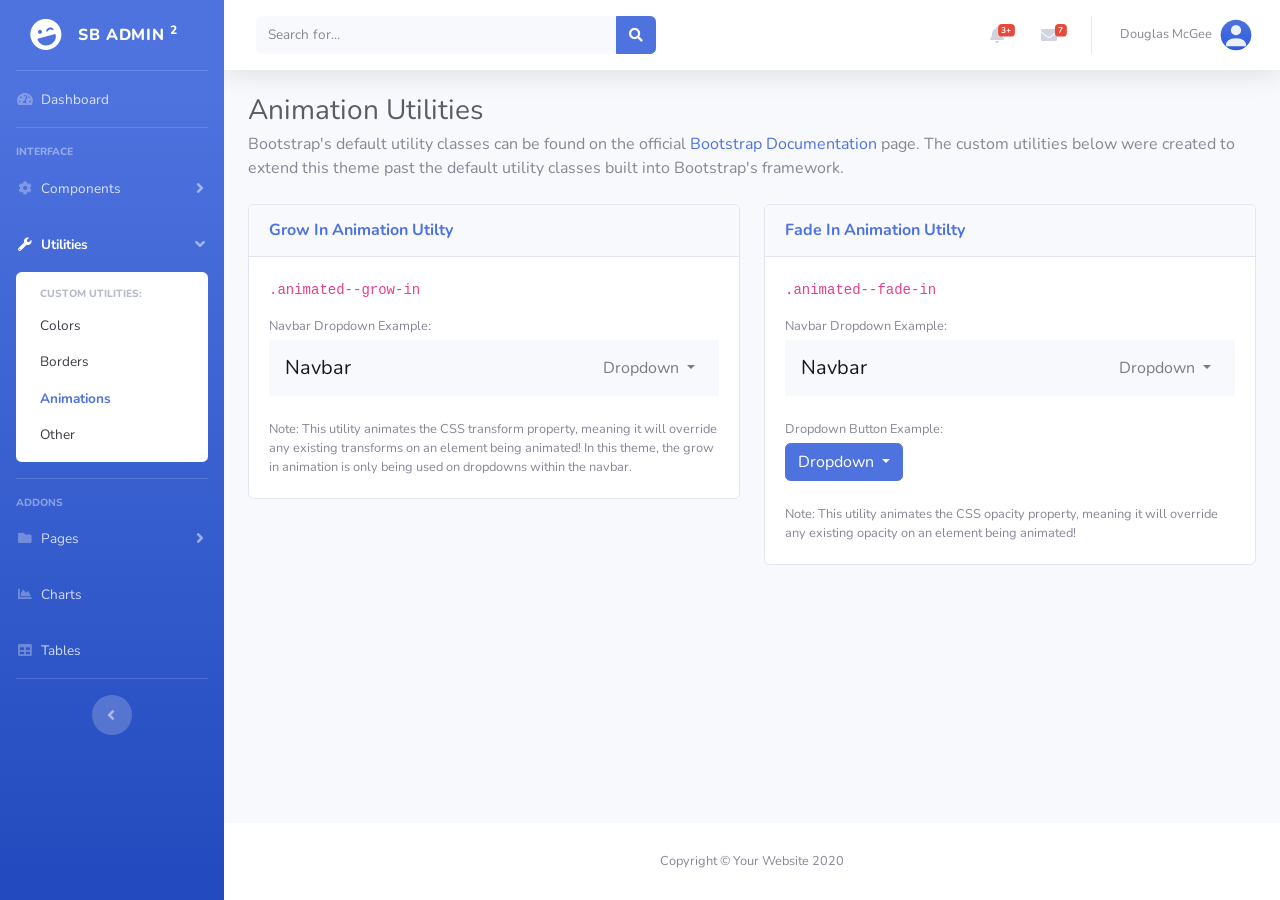
<file: utilities-animation.html>
<!DOCTYPE html>
<html lang="en">

<head>

    <meta charset="utf-8">
    <meta http-equiv="X-UA-Compatible" content="IE=edge">
    <meta name="viewport" content="width=device-width, initial-scale=1, shrink-to-fit=no">
    <meta name="description" content="">
    <meta name="author" content="">

    <title>SB Admin 2 - Animation Utilities</title>

    <!-- Custom fonts for this template-->
    <link href="vendor/fontawesome-free/css/all.min.css" rel="stylesheet" type="text/css">
    <link
        href="https://fonts.googleapis.com/css?family=Nunito:200,200i,300,300i,400,400i,600,600i,700,700i,800,800i,900,900i"
        rel="stylesheet">

    <!-- Custom styles for this template-->
    <link href="css/sb-admin-2.min.css" rel="stylesheet">

</head>

<body id="page-top">

    <!-- Page Wrapper -->
    <div id="wrapper">

        <!-- Sidebar -->
        <ul class="navbar-nav bg-gradient-primary sidebar sidebar-dark accordion" id="accordionSidebar">

            <!-- Sidebar - Brand -->
            <a class="sidebar-brand d-flex align-items-center justify-content-center" href="index.html">
                <div class="sidebar-brand-icon rotate-n-15">
                    <i class="fas fa-laugh-wink"></i>
                </div>
                <div class="sidebar-brand-text mx-3">SB Admin <sup>2</sup></div>
            </a>

            <!-- Divider -->
            <hr class="sidebar-divider my-0">

            <!-- Nav Item - Dashboard -->
            <li class="nav-item">
                <a class="nav-link" href="index.html">
                    <i class="fas fa-fw fa-tachometer-alt"></i>
                    <span>Dashboard</span></a>
            </li>

            <!-- Divider -->
            <hr class="sidebar-divider">

            <!-- Heading -->
            <div class="sidebar-heading">
                Interface
            </div>

            <!-- Nav Item - Pages Collapse Menu -->
            <li class="nav-item">
                <a class="nav-link collapsed" href="#" data-toggle="collapse" data-target="#collapseTwo"
                    aria-expanded="true" aria-controls="collapseTwo">
                    <i class="fas fa-fw fa-cog"></i>
                    <span>Components</span>
                </a>
                <div id="collapseTwo" class="collapse" aria-labelledby="headingTwo" data-parent="#accordionSidebar">
                    <div class="bg-white py-2 collapse-inner rounded">
                        <h6 class="collapse-header">Custom Components:</h6>
                        <a class="collapse-item" href="buttons.html">Buttons</a>
                        <a class="collapse-item" href="cards.html">Cards</a>
                    </div>
                </div>
            </li>

            <!-- Nav Item - Utilities Collapse Menu -->
            <li class="nav-item active">
                <a class="nav-link" href="#" data-toggle="collapse" data-target="#collapseUtilities"
                    aria-expanded="true" aria-controls="collapseUtilities">
                    <i class="fas fa-fw fa-wrench"></i>
                    <span>Utilities</span>
                </a>
                <div id="collapseUtilities" class="collapse show" aria-labelledby="headingUtilities"
                    data-parent="#accordionSidebar">
                    <div class="bg-white py-2 collapse-inner rounded">
                        <h6 class="collapse-header">Custom Utilities:</h6>
                        <a class="collapse-item" href="utilities-color.html">Colors</a>
                        <a class="collapse-item" href="utilities-border.html">Borders</a>
                        <a class="collapse-item active" href="utilities-animation.html">Animations</a>
                        <a class="collapse-item" href="utilities-other.html">Other</a>
                    </div>
                </div>
            </li>

            <!-- Divider -->
            <hr class="sidebar-divider">

            <!-- Heading -->
            <div class="sidebar-heading">
                Addons
            </div>

            <!-- Nav Item - Pages Collapse Menu -->
            <li class="nav-item">
                <a class="nav-link collapsed" href="#" data-toggle="collapse" data-target="#collapsePages"
                    aria-expanded="true" aria-controls="collapsePages">
                    <i class="fas fa-fw fa-folder"></i>
                    <span>Pages</span>
                </a>
                <div id="collapsePages" class="collapse" aria-labelledby="headingPages" data-parent="#accordionSidebar">
                    <div class="bg-white py-2 collapse-inner rounded">
                        <h6 class="collapse-header">Login Screens:</h6>
                        <a class="collapse-item" href="login.html">Login</a>
                        <a class="collapse-item" href="register.html">Register</a>
                        <a class="collapse-item" href="forgot-password.html">Forgot Password</a>
                        <div class="collapse-divider"></div>
                        <h6 class="collapse-header">Other Pages:</h6>
                        <a class="collapse-item" href="404.html">404 Page</a>
                        <a class="collapse-item" href="blank.html">Blank Page</a>
                    </div>
                </div>
            </li>

            <!-- Nav Item - Charts -->
            <li class="nav-item">
                <a class="nav-link" href="charts.html">
                    <i class="fas fa-fw fa-chart-area"></i>
                    <span>Charts</span></a>
            </li>

            <!-- Nav Item - Tables -->
            <li class="nav-item">
                <a class="nav-link" href="tables.html">
                    <i class="fas fa-fw fa-table"></i>
                    <span>Tables</span></a>
            </li>

            <!-- Divider -->
            <hr class="sidebar-divider d-none d-md-block">

            <!-- Sidebar Toggler (Sidebar) -->
            <div class="text-center d-none d-md-inline">
                <button class="rounded-circle border-0" id="sidebarToggle"></button>
            </div>

        </ul>
        <!-- End of Sidebar -->

        <!-- Content Wrapper -->
        <div id="content-wrapper" class="d-flex flex-column">

            <!-- Main Content -->
            <div id="content">

                <!-- Topbar -->
                <nav class="navbar navbar-expand navbar-light bg-white topbar mb-4 static-top shadow">

                    <!-- Sidebar Toggle (Topbar) -->
                    <button id="sidebarToggleTop" class="btn btn-link d-md-none rounded-circle mr-3">
                        <i class="fa fa-bars"></i>
                    </button>

                    <!-- Topbar Search -->
                    <form
                        class="d-none d-sm-inline-block form-inline mr-auto ml-md-3 my-2 my-md-0 mw-100 navbar-search">
                        <div class="input-group">
                            <input type="text" class="form-control bg-light border-0 small" placeholder="Search for..."
                                aria-label="Search" aria-describedby="basic-addon2">
                            <div class="input-group-append">
                                <button class="btn btn-primary" type="button">
                                    <i class="fas fa-search fa-sm"></i>
                                </button>
                            </div>
                        </div>
                    </form>

                    <!-- Topbar Navbar -->
                    <ul class="navbar-nav ml-auto">

                        <!-- Nav Item - Search Dropdown (Visible Only XS) -->
                        <li class="nav-item dropdown no-arrow d-sm-none">
                            <a class="nav-link dropdown-toggle" href="#" id="searchDropdown" role="button"
                                data-toggle="dropdown" aria-haspopup="true" aria-expanded="false">
                                <i class="fas fa-search fa-fw"></i>
                            </a>
                            <!-- Dropdown - Messages -->
                            <div class="dropdown-menu dropdown-menu-right p-3 shadow animated--grow-in"
                                aria-labelledby="searchDropdown">
                                <form class="form-inline mr-auto w-100 navbar-search">
                                    <div class="input-group">
                                        <input type="text" class="form-control bg-light border-0 small"
                                            placeholder="Search for..." aria-label="Search"
                                            aria-describedby="basic-addon2">
                                        <div class="input-group-append">
                                            <button class="btn btn-primary" type="button">
                                                <i class="fas fa-search fa-sm"></i>
                                            </button>
                                        </div>
                                    </div>
                                </form>
                            </div>
                        </li>

                        <!-- Nav Item - Alerts -->
                        <li class="nav-item dropdown no-arrow mx-1">
                            <a class="nav-link dropdown-toggle" href="#" id="alertsDropdown" role="button"
                                data-toggle="dropdown" aria-haspopup="true" aria-expanded="false">
                                <i class="fas fa-bell fa-fw"></i>
                                <!-- Counter - Alerts -->
                                <span class="badge badge-danger badge-counter">3+</span>
                            </a>
                            <!-- Dropdown - Alerts -->
                            <div class="dropdown-list dropdown-menu dropdown-menu-right shadow animated--grow-in"
                                aria-labelledby="alertsDropdown">
                                <h6 class="dropdown-header">
                                    Alerts Center
                                </h6>
                                <a class="dropdown-item d-flex align-items-center" href="#">
                                    <div class="mr-3">
                                        <div class="icon-circle bg-primary">
                                            <i class="fas fa-file-alt text-white"></i>
                                        </div>
                                    </div>
                                    <div>
                                        <div class="small text-gray-500">December 12, 2019</div>
                                        <span class="font-weight-bold">A new monthly report is ready to download!</span>
                                    </div>
                                </a>
                                <a class="dropdown-item d-flex align-items-center" href="#">
                                    <div class="mr-3">
                                        <div class="icon-circle bg-success">
                                            <i class="fas fa-donate text-white"></i>
                                        </div>
                                    </div>
                                    <div>
                                        <div class="small text-gray-500">December 7, 2019</div>
                                        $290.29 has been deposited into your account!
                                    </div>
                                </a>
                                <a class="dropdown-item d-flex align-items-center" href="#">
                                    <div class="mr-3">
                                        <div class="icon-circle bg-warning">
                                            <i class="fas fa-exclamation-triangle text-white"></i>
                                        </div>
                                    </div>
                                    <div>
                                        <div class="small text-gray-500">December 2, 2019</div>
                                        Spending Alert: We've noticed unusually high spending for your account.
                                    </div>
                                </a>
                                <a class="dropdown-item text-center small text-gray-500" href="#">Show All Alerts</a>
                            </div>
                        </li>

                        <!-- Nav Item - Messages -->
                        <li class="nav-item dropdown no-arrow mx-1">
                            <a class="nav-link dropdown-toggle" href="#" id="messagesDropdown" role="button"
                                data-toggle="dropdown" aria-haspopup="true" aria-expanded="false">
                                <i class="fas fa-envelope fa-fw"></i>
                                <!-- Counter - Messages -->
                                <span class="badge badge-danger badge-counter">7</span>
                            </a>
                            <!-- Dropdown - Messages -->
                            <div class="dropdown-list dropdown-menu dropdown-menu-right shadow animated--grow-in"
                                aria-labelledby="messagesDropdown">
                                <h6 class="dropdown-header">
                                    Message Center
                                </h6>
                                <a class="dropdown-item d-flex align-items-center" href="#">
                                    <div class="dropdown-list-image mr-3">
                                        <img class="rounded-circle" src="img/undraw_profile_1.svg"
                                            alt="...">
                                        <div class="status-indicator bg-success"></div>
                                    </div>
                                    <div class="font-weight-bold">
                                        <div class="text-truncate">Hi there! I am wondering if you can help me with a
                                            problem I've been having.</div>
                                        <div class="small text-gray-500">Emily Fowler · 58m</div>
                                    </div>
                                </a>
                                <a class="dropdown-item d-flex align-items-center" href="#">
                                    <div class="dropdown-list-image mr-3">
                                        <img class="rounded-circle" src="img/undraw_profile_2.svg"
                                            alt="...">
                                        <div class="status-indicator"></div>
                                    </div>
                                    <div>
                                        <div class="text-truncate">I have the photos that you ordered last month, how
                                            would you like them sent to you?</div>
                                        <div class="small text-gray-500">Jae Chun · 1d</div>
                                    </div>
                                </a>
                                <a class="dropdown-item d-flex align-items-center" href="#">
                                    <div class="dropdown-list-image mr-3">
                                        <img class="rounded-circle" src="img/undraw_profile_3.svg"
                                            alt="...">
                                        <div class="status-indicator bg-warning"></div>
                                    </div>
                                    <div>
                                        <div class="text-truncate">Last month's report looks great, I am very happy with
                                            the progress so far, keep up the good work!</div>
                                        <div class="small text-gray-500">Morgan Alvarez · 2d</div>
                                    </div>
                                </a>
                                <a class="dropdown-item d-flex align-items-center" href="#">
                                    <div class="dropdown-list-image mr-3">
                                        <img class="rounded-circle" src="img/undraw_profile_2.svg"
                                            alt="...">
                                        <div class="status-indicator bg-success"></div>
                                    </div>
                                    <div>
                                        <div class="text-truncate">Am I a good boy? The reason I ask is because someone
                                            told me that people say this to all dogs, even if they aren't good...</div>
                                        <div class="small text-gray-500">Chicken the Dog · 2w</div>
                                    </div>
                                </a>
                                <a class="dropdown-item text-center small text-gray-500" href="#">Read More Messages</a>
                            </div>
                        </li>

                        <div class="topbar-divider d-none d-sm-block"></div>

                        <!-- Nav Item - User Information -->
                        <li class="nav-item dropdown no-arrow">
                            <a class="nav-link dropdown-toggle" href="#" id="userDropdown" role="button"
                                data-toggle="dropdown" aria-haspopup="true" aria-expanded="false">
                                <span class="mr-2 d-none d-lg-inline text-gray-600 small">Douglas McGee</span>
                                <img class="img-profile rounded-circle"
                                    src="img/undraw_profile.svg">
                            </a>
                            <!-- Dropdown - User Information -->
                            <div class="dropdown-menu dropdown-menu-right shadow animated--grow-in"
                                aria-labelledby="userDropdown">
                                <a class="dropdown-item" href="#">
                                    <i class="fas fa-user fa-sm fa-fw mr-2 text-gray-400"></i>
                                    Profile
                                </a>
                                <a class="dropdown-item" href="#">
                                    <i class="fas fa-cogs fa-sm fa-fw mr-2 text-gray-400"></i>
                                    Settings
                                </a>
                                <a class="dropdown-item" href="#">
                                    <i class="fas fa-list fa-sm fa-fw mr-2 text-gray-400"></i>
                                    Activity Log
                                </a>
                                <div class="dropdown-divider"></div>
                                <a class="dropdown-item" href="#" data-toggle="modal" data-target="#logoutModal">
                                    <i class="fas fa-sign-out-alt fa-sm fa-fw mr-2 text-gray-400"></i>
                                    Logout
                                </a>
                            </div>
                        </li>

                    </ul>

                </nav>
                <!-- End of Topbar -->

                <!-- Begin Page Content -->
                <div class="container-fluid">

                    <!-- Page Heading -->
                    <h1 class="h3 mb-1 text-gray-800">Animation Utilities</h1>
                    <p class="mb-4">Bootstrap's default utility classes can be found on the official <a
                            href="https://getbootstrap.com/docs">Bootstrap Documentation</a> page. The custom utilities
                        below were created to extend this theme past the default utility classes built into Bootstrap's
                        framework.</p>

                    <!-- Content Row -->
                    <div class="row">

                        <!-- Grow In Utility -->
                        <div class="col-lg-6">

                            <div class="card position-relative">
                                <div class="card-header py-3">
                                    <h6 class="m-0 font-weight-bold text-primary">Grow In Animation Utilty</h6>
                                </div>
                                <div class="card-body">
                                    <div class="mb-3">
                                        <code>.animated--grow-in</code>
                                    </div>
                                    <div class="small mb-1">Navbar Dropdown Example:</div>
                                    <nav class="navbar navbar-expand navbar-light bg-light mb-4">
                                        <a class="navbar-brand" href="#">Navbar</a>
                                        <ul class="navbar-nav ml-auto">
                                            <li class="nav-item dropdown">
                                                <a class="nav-link dropdown-toggle" href="#" id="navbarDropdown"
                                                    role="button" data-toggle="dropdown" aria-haspopup="true"
                                                    aria-expanded="false">
                                                    Dropdown
                                                </a>
                                                <div class="dropdown-menu dropdown-menu-right animated--grow-in"
                                                    aria-labelledby="navbarDropdown">
                                                    <a class="dropdown-item" href="#">Action</a>
                                                    <a class="dropdown-item" href="#">Another action</a>
                                                    <div class="dropdown-divider"></div>
                                                    <a class="dropdown-item" href="#">Something else here</a>
                                                </div>
                                            </li>
                                        </ul>
                                    </nav>
                                    <p class="mb-0 small">Note: This utility animates the CSS transform property,
                                        meaning it will override any existing transforms on an element being animated!
                                        In this theme, the grow in animation is only being used on dropdowns within the
                                        navbar.</p>
                                </div>
                            </div>

                        </div>

                        <!-- Fade In Utility -->
                        <div class="col-lg-6">

                            <div class="card position-relative">
                                <div class="card-header py-3">
                                    <h6 class="m-0 font-weight-bold text-primary">Fade In Animation Utilty</h6>
                                </div>
                                <div class="card-body">
                                    <div class="mb-3">
                                        <code>.animated--fade-in</code>
                                    </div>
                                    <div class="small mb-1">Navbar Dropdown Example:</div>
                                    <nav class="navbar navbar-expand navbar-light bg-light mb-4">
                                        <a class="navbar-brand" href="#">Navbar</a>
                                        <ul class="navbar-nav ml-auto">
                                            <li class="nav-item dropdown">
                                                <a class="nav-link dropdown-toggle" href="#" id="navbarDropdown"
                                                    role="button" data-toggle="dropdown" aria-haspopup="true"
                                                    aria-expanded="false">
                                                    Dropdown
                                                </a>
                                                <div class="dropdown-menu dropdown-menu-right animated--fade-in"
                                                    aria-labelledby="navbarDropdown">
                                                    <a class="dropdown-item" href="#">Action</a>
                                                    <a class="dropdown-item" href="#">Another action</a>
                                                    <div class="dropdown-divider"></div>
                                                    <a class="dropdown-item" href="#">Something else here</a>
                                                </div>
                                            </li>
                                        </ul>
                                    </nav>
                                    <div class="small mb-1">Dropdown Button Example:</div>
                                    <div class="dropdown mb-4">
                                        <button class="btn btn-primary dropdown-toggle" type="button"
                                            id="dropdownMenuButton" data-toggle="dropdown" aria-haspopup="true"
                                            aria-expanded="false">
                                            Dropdown
                                        </button>
                                        <div class="dropdown-menu animated--fade-in"
                                            aria-labelledby="dropdownMenuButton">
                                            <a class="dropdown-item" href="#">Action</a>
                                            <a class="dropdown-item" href="#">Another action</a>
                                            <a class="dropdown-item" href="#">Something else here</a>
                                        </div>
                                    </div>
                                    <p class="mb-0 small">Note: This utility animates the CSS opacity property, meaning
                                        it will override any existing opacity on an element being animated!</p>
                                </div>
                            </div>

                        </div>

                    </div>

                </div>
                <!-- /.container-fluid -->

            </div>
            <!-- End of Main Content -->

            <!-- Footer -->
            <footer class="sticky-footer bg-white">
                <div class="container my-auto">
                    <div class="copyright text-center my-auto">
                        <span>Copyright &copy; Your Website 2020</span>
                    </div>
                </div>
            </footer>
            <!-- End of Footer -->

        </div>
        <!-- End of Content Wrapper -->

    </div>
    <!-- End of Page Wrapper -->

    <!-- Scroll to Top Button-->
    <a class="scroll-to-top rounded" href="#page-top">
        <i class="fas fa-angle-up"></i>
    </a>

    <!-- Logout Modal-->
    <div class="modal fade" id="logoutModal" tabindex="-1" role="dialog" aria-labelledby="exampleModalLabel"
        aria-hidden="true">
        <div class="modal-dialog" role="document">
            <div class="modal-content">
                <div class="modal-header">
                    <h5 class="modal-title" id="exampleModalLabel">Ready to Leave?</h5>
                    <button class="close" type="button" data-dismiss="modal" aria-label="Close">
                        <span aria-hidden="true">×</span>
                    </button>
                </div>
                <div class="modal-body">Select "Logout" below if you are ready to end your current session.</div>
                <div class="modal-footer">
                    <button class="btn btn-secondary" type="button" data-dismiss="modal">Cancel</button>
                    <a class="btn btn-primary" href="login.html">Logout</a>
                </div>
            </div>
        </div>
    </div>

    <!-- Bootstrap core JavaScript-->
    <script src="vendor/jquery/jquery.min.js"></script>
    <script src="vendor/bootstrap/js/bootstrap.bundle.min.js"></script>

    <!-- Core plugin JavaScript-->
    <script src="vendor/jquery-easing/jquery.easing.min.js"></script>

    <!-- Custom scripts for all pages-->
    <script src="js/sb-admin-2.min.js"></script>

</body>

</html>
</file>
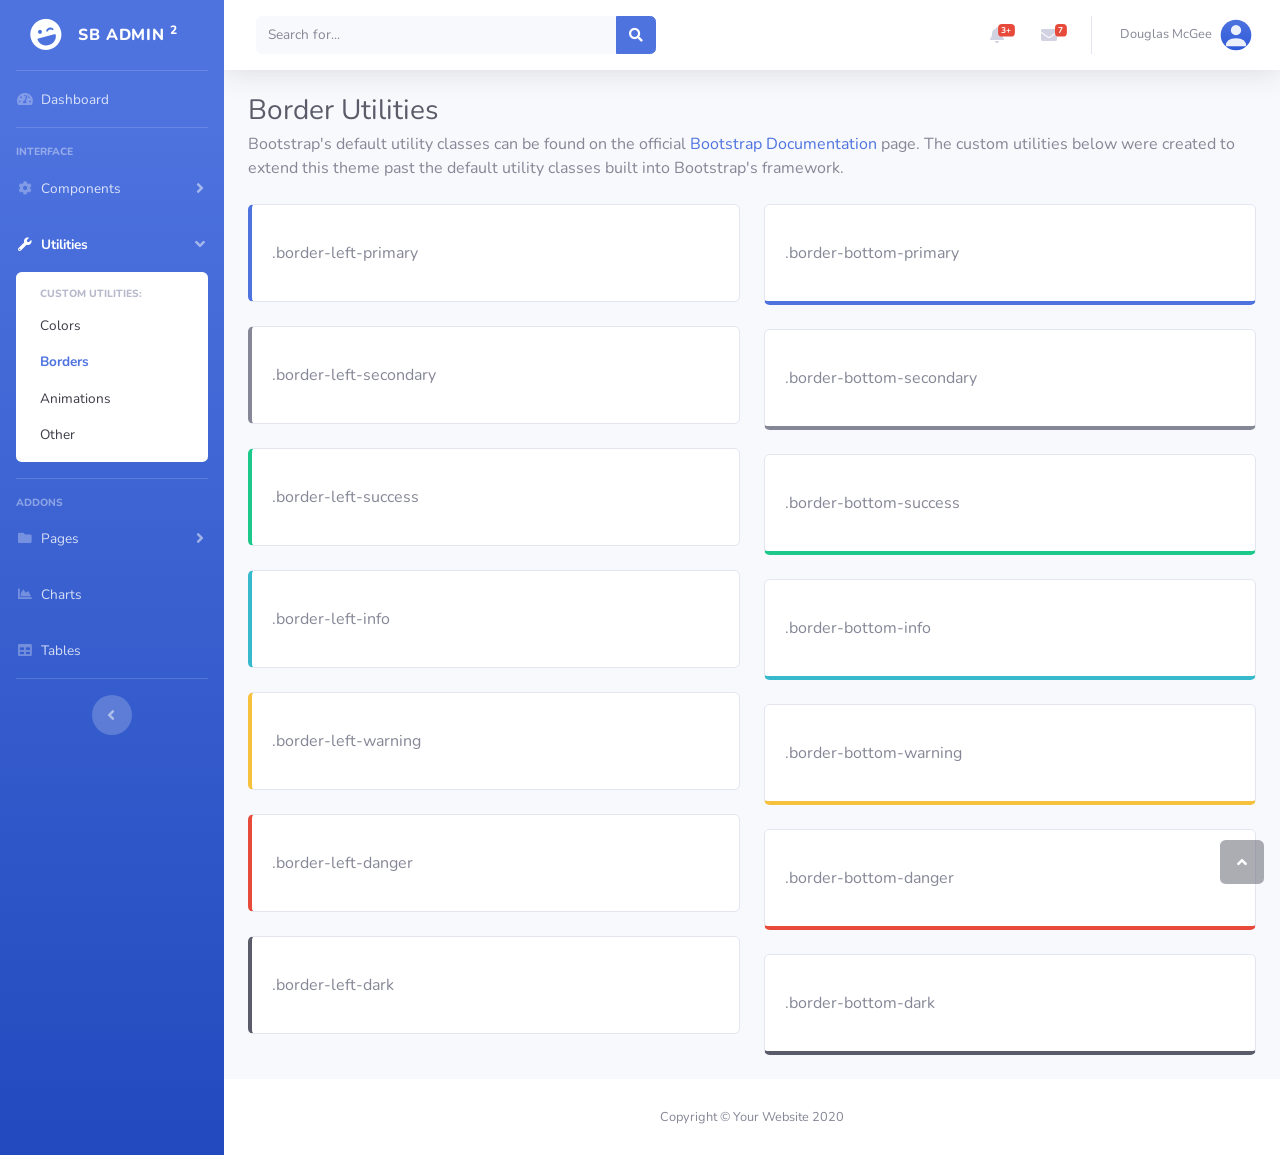
<file: utilities-border.html>
<!DOCTYPE html>
<html lang="en">

<head>

    <meta charset="utf-8">
    <meta http-equiv="X-UA-Compatible" content="IE=edge">
    <meta name="viewport" content="width=device-width, initial-scale=1, shrink-to-fit=no">
    <meta name="description" content="">
    <meta name="author" content="">

    <title>SB Admin 2 - Border Utilities</title>

    <!-- Custom fonts for this template-->
    <link href="vendor/fontawesome-free/css/all.min.css" rel="stylesheet" type="text/css">
    <link
        href="https://fonts.googleapis.com/css?family=Nunito:200,200i,300,300i,400,400i,600,600i,700,700i,800,800i,900,900i"
        rel="stylesheet">

    <!-- Custom styles for this template-->
    <link href="css/sb-admin-2.min.css" rel="stylesheet">

</head>

<body id="page-top">

    <!-- Page Wrapper -->
    <div id="wrapper">

        <!-- Sidebar -->
        <ul class="navbar-nav bg-gradient-primary sidebar sidebar-dark accordion" id="accordionSidebar">

            <!-- Sidebar - Brand -->
            <a class="sidebar-brand d-flex align-items-center justify-content-center" href="index.html">
                <div class="sidebar-brand-icon rotate-n-15">
                    <i class="fas fa-laugh-wink"></i>
                </div>
                <div class="sidebar-brand-text mx-3">SB Admin <sup>2</sup></div>
            </a>

            <!-- Divider -->
            <hr class="sidebar-divider my-0">

            <!-- Nav Item - Dashboard -->
            <li class="nav-item">
                <a class="nav-link" href="index.html">
                    <i class="fas fa-fw fa-tachometer-alt"></i>
                    <span>Dashboard</span></a>
            </li>

            <!-- Divider -->
            <hr class="sidebar-divider">

            <!-- Heading -->
            <div class="sidebar-heading">
                Interface
            </div>

            <!-- Nav Item - Pages Collapse Menu -->
            <li class="nav-item">
                <a class="nav-link collapsed" href="#" data-toggle="collapse" data-target="#collapseTwo"
                    aria-expanded="true" aria-controls="collapseTwo">
                    <i class="fas fa-fw fa-cog"></i>
                    <span>Components</span>
                </a>
                <div id="collapseTwo" class="collapse" aria-labelledby="headingTwo" data-parent="#accordionSidebar">
                    <div class="bg-white py-2 collapse-inner rounded">
                        <h6 class="collapse-header">Custom Components:</h6>
                        <a class="collapse-item" href="buttons.html">Buttons</a>
                        <a class="collapse-item" href="cards.html">Cards</a>
                    </div>
                </div>
            </li>

            <!-- Nav Item - Utilities Collapse Menu -->
            <li class="nav-item active">
                <a class="nav-link" href="#" data-toggle="collapse" data-target="#collapseUtilities"
                    aria-expanded="true" aria-controls="collapseUtilities">
                    <i class="fas fa-fw fa-wrench"></i>
                    <span>Utilities</span>
                </a>
                <div id="collapseUtilities" class="collapse show" aria-labelledby="headingUtilities"
                    data-parent="#accordionSidebar">
                    <div class="bg-white py-2 collapse-inner rounded">
                        <h6 class="collapse-header">Custom Utilities:</h6>
                        <a class="collapse-item" href="utilities-color.html">Colors</a>
                        <a class="collapse-item active" href="utilities-border.html">Borders</a>
                        <a class="collapse-item" href="utilities-animation.html">Animations</a>
                        <a class="collapse-item" href="utilities-other.html">Other</a>
                    </div>
                </div>
            </li>

            <!-- Divider -->
            <hr class="sidebar-divider">

            <!-- Heading -->
            <div class="sidebar-heading">
                Addons
            </div>

            <!-- Nav Item - Pages Collapse Menu -->
            <li class="nav-item">
                <a class="nav-link collapsed" href="#" data-toggle="collapse" data-target="#collapsePages"
                    aria-expanded="true" aria-controls="collapsePages">
                    <i class="fas fa-fw fa-folder"></i>
                    <span>Pages</span>
                </a>
                <div id="collapsePages" class="collapse" aria-labelledby="headingPages" data-parent="#accordionSidebar">
                    <div class="bg-white py-2 collapse-inner rounded">
                        <h6 class="collapse-header">Login Screens:</h6>
                        <a class="collapse-item" href="login.html">Login</a>
                        <a class="collapse-item" href="register.html">Register</a>
                        <a class="collapse-item" href="forgot-password.html">Forgot Password</a>
                        <div class="collapse-divider"></div>
                        <h6 class="collapse-header">Other Pages:</h6>
                        <a class="collapse-item" href="404.html">404 Page</a>
                        <a class="collapse-item" href="blank.html">Blank Page</a>
                    </div>
                </div>
            </li>

            <!-- Nav Item - Charts -->
            <li class="nav-item">
                <a class="nav-link" href="charts.html">
                    <i class="fas fa-fw fa-chart-area"></i>
                    <span>Charts</span></a>
            </li>

            <!-- Nav Item - Tables -->
            <li class="nav-item">
                <a class="nav-link" href="tables.html">
                    <i class="fas fa-fw fa-table"></i>
                    <span>Tables</span></a>
            </li>

            <!-- Divider -->
            <hr class="sidebar-divider d-none d-md-block">

            <!-- Sidebar Toggler (Sidebar) -->
            <div class="text-center d-none d-md-inline">
                <button class="rounded-circle border-0" id="sidebarToggle"></button>
            </div>

        </ul>
        <!-- End of Sidebar -->

        <!-- Content Wrapper -->
        <div id="content-wrapper" class="d-flex flex-column">

            <!-- Main Content -->
            <div id="content">

                <!-- Topbar -->
                <nav class="navbar navbar-expand navbar-light bg-white topbar mb-4 static-top shadow">

                    <!-- Sidebar Toggle (Topbar) -->
                    <button id="sidebarToggleTop" class="btn btn-link d-md-none rounded-circle mr-3">
                        <i class="fa fa-bars"></i>
                    </button>

                    <!-- Topbar Search -->
                    <form
                        class="d-none d-sm-inline-block form-inline mr-auto ml-md-3 my-2 my-md-0 mw-100 navbar-search">
                        <div class="input-group">
                            <input type="text" class="form-control bg-light border-0 small" placeholder="Search for..."
                                aria-label="Search" aria-describedby="basic-addon2">
                            <div class="input-group-append">
                                <button class="btn btn-primary" type="button">
                                    <i class="fas fa-search fa-sm"></i>
                                </button>
                            </div>
                        </div>
                    </form>

                    <!-- Topbar Navbar -->
                    <ul class="navbar-nav ml-auto">

                        <!-- Nav Item - Search Dropdown (Visible Only XS) -->
                        <li class="nav-item dropdown no-arrow d-sm-none">
                            <a class="nav-link dropdown-toggle" href="#" id="searchDropdown" role="button"
                                data-toggle="dropdown" aria-haspopup="true" aria-expanded="false">
                                <i class="fas fa-search fa-fw"></i>
                            </a>
                            <!-- Dropdown - Messages -->
                            <div class="dropdown-menu dropdown-menu-right p-3 shadow animated--grow-in"
                                aria-labelledby="searchDropdown">
                                <form class="form-inline mr-auto w-100 navbar-search">
                                    <div class="input-group">
                                        <input type="text" class="form-control bg-light border-0 small"
                                            placeholder="Search for..." aria-label="Search"
                                            aria-describedby="basic-addon2">
                                        <div class="input-group-append">
                                            <button class="btn btn-primary" type="button">
                                                <i class="fas fa-search fa-sm"></i>
                                            </button>
                                        </div>
                                    </div>
                                </form>
                            </div>
                        </li>

                        <!-- Nav Item - Alerts -->
                        <li class="nav-item dropdown no-arrow mx-1">
                            <a class="nav-link dropdown-toggle" href="#" id="alertsDropdown" role="button"
                                data-toggle="dropdown" aria-haspopup="true" aria-expanded="false">
                                <i class="fas fa-bell fa-fw"></i>
                                <!-- Counter - Alerts -->
                                <span class="badge badge-danger badge-counter">3+</span>
                            </a>
                            <!-- Dropdown - Alerts -->
                            <div class="dropdown-list dropdown-menu dropdown-menu-right shadow animated--grow-in"
                                aria-labelledby="alertsDropdown">
                                <h6 class="dropdown-header">
                                    Alerts Center
                                </h6>
                                <a class="dropdown-item d-flex align-items-center" href="#">
                                    <div class="mr-3">
                                        <div class="icon-circle bg-primary">
                                            <i class="fas fa-file-alt text-white"></i>
                                        </div>
                                    </div>
                                    <div>
                                        <div class="small text-gray-500">December 12, 2019</div>
                                        <span class="font-weight-bold">A new monthly report is ready to download!</span>
                                    </div>
                                </a>
                                <a class="dropdown-item d-flex align-items-center" href="#">
                                    <div class="mr-3">
                                        <div class="icon-circle bg-success">
                                            <i class="fas fa-donate text-white"></i>
                                        </div>
                                    </div>
                                    <div>
                                        <div class="small text-gray-500">December 7, 2019</div>
                                        $290.29 has been deposited into your account!
                                    </div>
                                </a>
                                <a class="dropdown-item d-flex align-items-center" href="#">
                                    <div class="mr-3">
                                        <div class="icon-circle bg-warning">
                                            <i class="fas fa-exclamation-triangle text-white"></i>
                                        </div>
                                    </div>
                                    <div>
                                        <div class="small text-gray-500">December 2, 2019</div>
                                        Spending Alert: We've noticed unusually high spending for your account.
                                    </div>
                                </a>
                                <a class="dropdown-item text-center small text-gray-500" href="#">Show All Alerts</a>
                            </div>
                        </li>

                        <!-- Nav Item - Messages -->
                        <li class="nav-item dropdown no-arrow mx-1">
                            <a class="nav-link dropdown-toggle" href="#" id="messagesDropdown" role="button"
                                data-toggle="dropdown" aria-haspopup="true" aria-expanded="false">
                                <i class="fas fa-envelope fa-fw"></i>
                                <!-- Counter - Messages -->
                                <span class="badge badge-danger badge-counter">7</span>
                            </a>
                            <!-- Dropdown - Messages -->
                            <div class="dropdown-list dropdown-menu dropdown-menu-right shadow animated--grow-in"
                                aria-labelledby="messagesDropdown">
                                <h6 class="dropdown-header">
                                    Message Center
                                </h6>
                                <a class="dropdown-item d-flex align-items-center" href="#">
                                    <div class="dropdown-list-image mr-3">
                                        <img class="rounded-circle" src="img/undraw_profile_1.svg"
                                            alt="...">
                                        <div class="status-indicator bg-success"></div>
                                    </div>
                                    <div class="font-weight-bold">
                                        <div class="text-truncate">Hi there! I am wondering if you can help me with a
                                            problem I've been having.</div>
                                        <div class="small text-gray-500">Emily Fowler · 58m</div>
                                    </div>
                                </a>
                                <a class="dropdown-item d-flex align-items-center" href="#">
                                    <div class="dropdown-list-image mr-3">
                                        <img class="rounded-circle" src="img/undraw_profile_2.svg"
                                            alt="...">
                                        <div class="status-indicator"></div>
                                    </div>
                                    <div>
                                        <div class="text-truncate">I have the photos that you ordered last month, how
                                            would you like them sent to you?</div>
                                        <div class="small text-gray-500">Jae Chun · 1d</div>
                                    </div>
                                </a>
                                <a class="dropdown-item d-flex align-items-center" href="#">
                                    <div class="dropdown-list-image mr-3">
                                        <img class="rounded-circle" src="img/undraw_profile_3.svg"
                                            alt="...">
                                        <div class="status-indicator bg-warning"></div>
                                    </div>
                                    <div>
                                        <div class="text-truncate">Last month's report looks great, I am very happy with
                                            the progress so far, keep up the good work!</div>
                                        <div class="small text-gray-500">Morgan Alvarez · 2d</div>
                                    </div>
                                </a>
                                <a class="dropdown-item d-flex align-items-center" href="#">
                                    <div class="dropdown-list-image mr-3">
                                        <img class="rounded-circle" src="img/undraw_profile_2.svg"
                                            alt="...">
                                        <div class="status-indicator bg-success"></div>
                                    </div>
                                    <div>
                                        <div class="text-truncate">Am I a good boy? The reason I ask is because someone
                                            told me that people say this to all dogs, even if they aren't good...</div>
                                        <div class="small text-gray-500">Chicken the Dog · 2w</div>
                                    </div>
                                </a>
                                <a class="dropdown-item text-center small text-gray-500" href="#">Read More Messages</a>
                            </div>
                        </li>

                        <div class="topbar-divider d-none d-sm-block"></div>

                        <!-- Nav Item - User Information -->
                        <li class="nav-item dropdown no-arrow">
                            <a class="nav-link dropdown-toggle" href="#" id="userDropdown" role="button"
                                data-toggle="dropdown" aria-haspopup="true" aria-expanded="false">
                                <span class="mr-2 d-none d-lg-inline text-gray-600 small">Douglas McGee</span>
                                <img class="img-profile rounded-circle"
                                    src="img/undraw_profile.svg">
                            </a>
                            <!-- Dropdown - User Information -->
                            <div class="dropdown-menu dropdown-menu-right shadow animated--grow-in"
                                aria-labelledby="userDropdown">
                                <a class="dropdown-item" href="#">
                                    <i class="fas fa-user fa-sm fa-fw mr-2 text-gray-400"></i>
                                    Profile
                                </a>
                                <a class="dropdown-item" href="#">
                                    <i class="fas fa-cogs fa-sm fa-fw mr-2 text-gray-400"></i>
                                    Settings
                                </a>
                                <a class="dropdown-item" href="#">
                                    <i class="fas fa-list fa-sm fa-fw mr-2 text-gray-400"></i>
                                    Activity Log
                                </a>
                                <div class="dropdown-divider"></div>
                                <a class="dropdown-item" href="#" data-toggle="modal" data-target="#logoutModal">
                                    <i class="fas fa-sign-out-alt fa-sm fa-fw mr-2 text-gray-400"></i>
                                    Logout
                                </a>
                            </div>
                        </li>

                    </ul>

                </nav>
                <!-- End of Topbar -->

                <!-- Begin Page Content -->
                <div class="container-fluid">

                    <!-- Page Heading -->
                    <h1 class="h3 mb-1 text-gray-800">Border Utilities</h1>
                    <p class="mb-4">Bootstrap's default utility classes can be found on the official <a
                            href="https://getbootstrap.com/docs">Bootstrap Documentation</a> page. The custom utilities
                        below were created to extend this theme past the default utility classes built into Bootstrap's
                        framework.</p>

                    <!-- Content Row -->
                    <div class="row">

                        <!-- Border Left Utilities -->
                        <div class="col-lg-6">

                            <div class="card mb-4 py-3 border-left-primary">
                                <div class="card-body">
                                    .border-left-primary
                                </div>
                            </div>

                            <div class="card mb-4 py-3 border-left-secondary">
                                <div class="card-body">
                                    .border-left-secondary
                                </div>
                            </div>

                            <div class="card mb-4 py-3 border-left-success">
                                <div class="card-body">
                                    .border-left-success
                                </div>
                            </div>

                            <div class="card mb-4 py-3 border-left-info">
                                <div class="card-body">
                                    .border-left-info
                                </div>
                            </div>

                            <div class="card mb-4 py-3 border-left-warning">
                                <div class="card-body">
                                    .border-left-warning
                                </div>
                            </div>

                            <div class="card mb-4 py-3 border-left-danger">
                                <div class="card-body">
                                    .border-left-danger
                                </div>
                            </div>

                            <div class="card mb-4 py-3 border-left-dark">
                                <div class="card-body">
                                    .border-left-dark
                                </div>
                            </div>

                        </div>

                        <!-- Border Bottom Utilities -->
                        <div class="col-lg-6">

                            <div class="card mb-4 py-3 border-bottom-primary">
                                <div class="card-body">
                                    .border-bottom-primary
                                </div>
                            </div>

                            <div class="card mb-4 py-3 border-bottom-secondary">
                                <div class="card-body">
                                    .border-bottom-secondary
                                </div>
                            </div>

                            <div class="card mb-4 py-3 border-bottom-success">
                                <div class="card-body">
                                    .border-bottom-success
                                </div>
                            </div>

                            <div class="card mb-4 py-3 border-bottom-info">
                                <div class="card-body">
                                    .border-bottom-info
                                </div>
                            </div>

                            <div class="card mb-4 py-3 border-bottom-warning">
                                <div class="card-body">
                                    .border-bottom-warning
                                </div>
                            </div>

                            <div class="card mb-4 py-3 border-bottom-danger">
                                <div class="card-body">
                                    .border-bottom-danger
                                </div>
                            </div>

                            <div class="card mb-4 py-3 border-bottom-dark">
                                <div class="card-body">
                                    .border-bottom-dark
                                </div>
                            </div>

                        </div>

                    </div>

                </div>
                <!-- /.container-fluid -->

            </div>
            <!-- End of Main Content -->

            <!-- Footer -->
            <footer class="sticky-footer bg-white">
                <div class="container my-auto">
                    <div class="copyright text-center my-auto">
                        <span>Copyright &copy; Your Website 2020</span>
                    </div>
                </div>
            </footer>
            <!-- End of Footer -->

        </div>
        <!-- End of Content Wrapper -->

    </div>
    <!-- End of Page Wrapper -->

    <!-- Scroll to Top Button-->
    <a class="scroll-to-top rounded" href="#page-top">
        <i class="fas fa-angle-up"></i>
    </a>

    <!-- Logout Modal-->
    <div class="modal fade" id="logoutModal" tabindex="-1" role="dialog" aria-labelledby="exampleModalLabel"
        aria-hidden="true">
        <div class="modal-dialog" role="document">
            <div class="modal-content">
                <div class="modal-header">
                    <h5 class="modal-title" id="exampleModalLabel">Ready to Leave?</h5>
                    <button class="close" type="button" data-dismiss="modal" aria-label="Close">
                        <span aria-hidden="true">×</span>
                    </button>
                </div>
                <div class="modal-body">Select "Logout" below if you are ready to end your current session.</div>
                <div class="modal-footer">
                    <button class="btn btn-secondary" type="button" data-dismiss="modal">Cancel</button>
                    <a class="btn btn-primary" href="login.html">Logout</a>
                </div>
            </div>
        </div>
    </div>

    <!-- Bootstrap core JavaScript-->
    <script src="vendor/jquery/jquery.min.js"></script>
    <script src="vendor/bootstrap/js/bootstrap.bundle.min.js"></script>

    <!-- Core plugin JavaScript-->
    <script src="vendor/jquery-easing/jquery.easing.min.js"></script>

    <!-- Custom scripts for all pages-->
    <script src="js/sb-admin-2.min.js"></script>

</body>

</html>
</file>
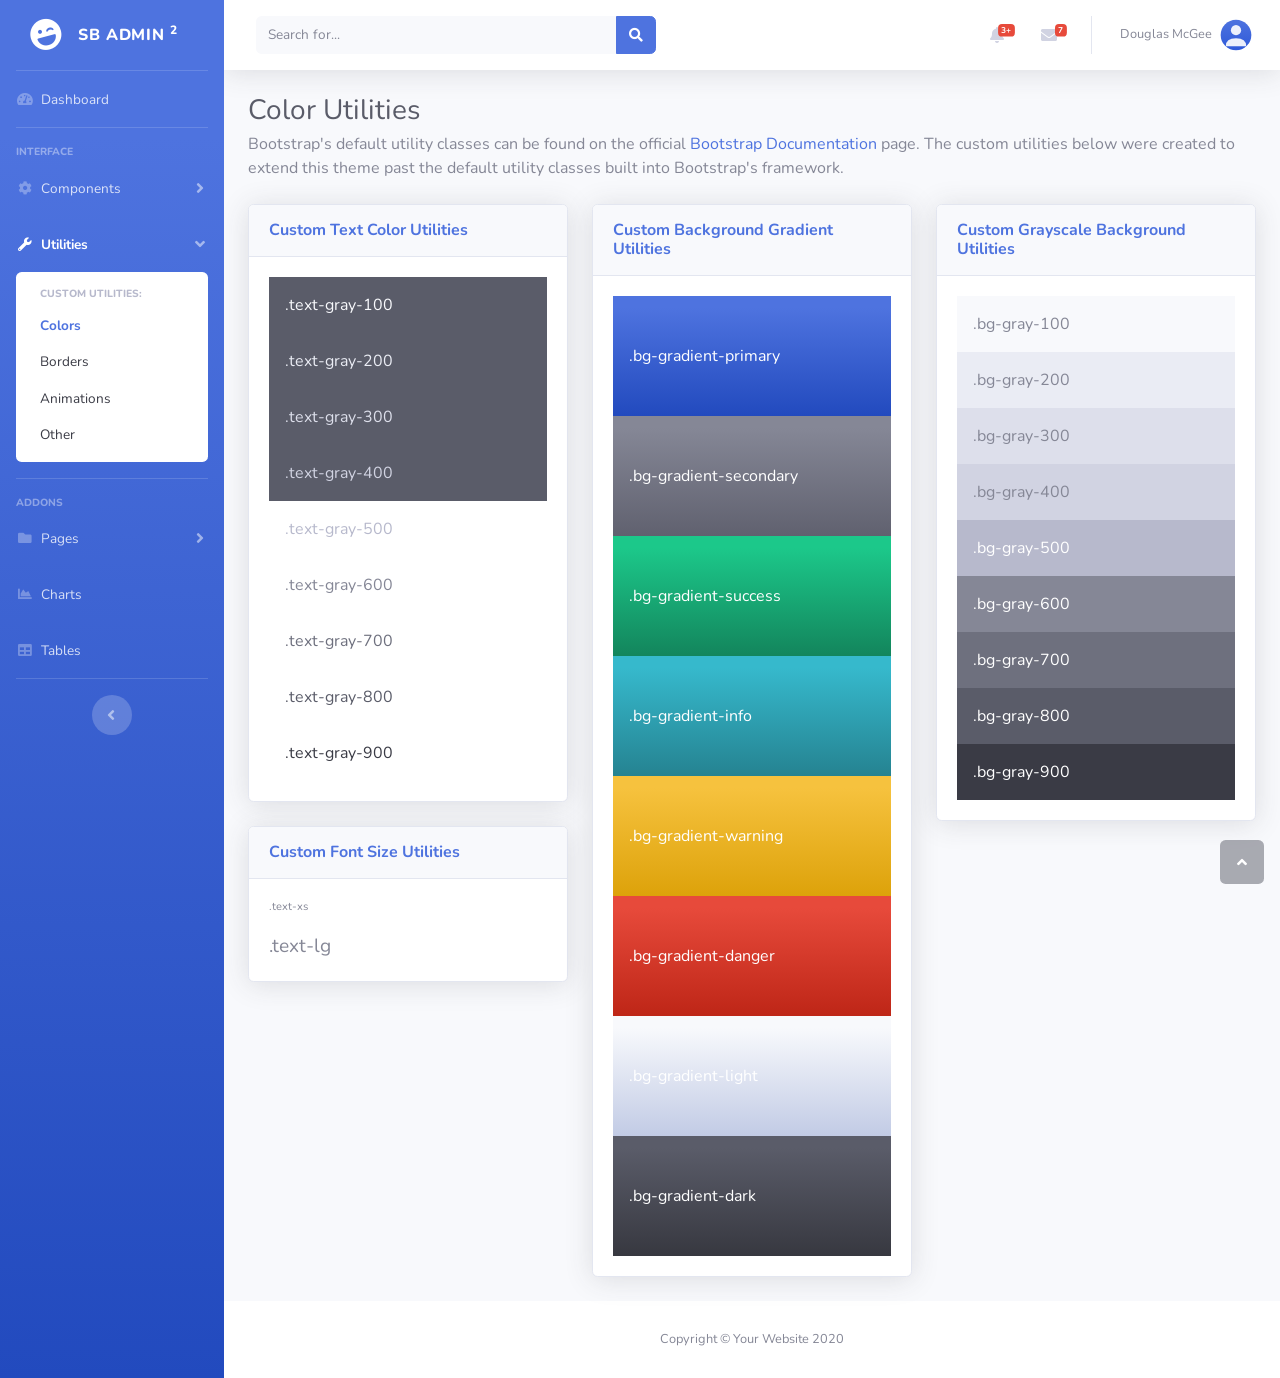
<file: utilities-color.html>
<!DOCTYPE html>
<html lang="en">

<head>

    <meta charset="utf-8">
    <meta http-equiv="X-UA-Compatible" content="IE=edge">
    <meta name="viewport" content="width=device-width, initial-scale=1, shrink-to-fit=no">
    <meta name="description" content="">
    <meta name="author" content="">

    <title>SB Admin 2 - Color Utilities</title>

    <!-- Custom fonts for this template-->
    <link href="vendor/fontawesome-free/css/all.min.css" rel="stylesheet" type="text/css">
    <link
        href="https://fonts.googleapis.com/css?family=Nunito:200,200i,300,300i,400,400i,600,600i,700,700i,800,800i,900,900i"
        rel="stylesheet">

    <!-- Custom styles for this template-->
    <link href="css/sb-admin-2.min.css" rel="stylesheet">

</head>

<body id="page-top">

    <!-- Page Wrapper -->
    <div id="wrapper">

        <!-- Sidebar -->
        <ul class="navbar-nav bg-gradient-primary sidebar sidebar-dark accordion" id="accordionSidebar">

            <!-- Sidebar - Brand -->
            <a class="sidebar-brand d-flex align-items-center justify-content-center" href="index.html">
                <div class="sidebar-brand-icon rotate-n-15">
                    <i class="fas fa-laugh-wink"></i>
                </div>
                <div class="sidebar-brand-text mx-3">SB Admin <sup>2</sup></div>
            </a>

            <!-- Divider -->
            <hr class="sidebar-divider my-0">

            <!-- Nav Item - Dashboard -->
            <li class="nav-item">
                <a class="nav-link" href="index.html">
                    <i class="fas fa-fw fa-tachometer-alt"></i>
                    <span>Dashboard</span></a>
            </li>

            <!-- Divider -->
            <hr class="sidebar-divider">

            <!-- Heading -->
            <div class="sidebar-heading">
                Interface
            </div>

            <!-- Nav Item - Pages Collapse Menu -->
            <li class="nav-item">
                <a class="nav-link collapsed" href="#" data-toggle="collapse" data-target="#collapseTwo"
                    aria-expanded="true" aria-controls="collapseTwo">
                    <i class="fas fa-fw fa-cog"></i>
                    <span>Components</span>
                </a>
                <div id="collapseTwo" class="collapse" aria-labelledby="headingTwo" data-parent="#accordionSidebar">
                    <div class="bg-white py-2 collapse-inner rounded">
                        <h6 class="collapse-header">Custom Components:</h6>
                        <a class="collapse-item" href="buttons.html">Buttons</a>
                        <a class="collapse-item" href="cards.html">Cards</a>
                    </div>
                </div>
            </li>

            <!-- Nav Item - Utilities Collapse Menu -->
            <li class="nav-item active">
                <a class="nav-link" href="#" data-toggle="collapse" data-target="#collapseUtilities"
                    aria-expanded="true" aria-controls="collapseUtilities">
                    <i class="fas fa-fw fa-wrench"></i>
                    <span>Utilities</span>
                </a>
                <div id="collapseUtilities" class="collapse show" aria-labelledby="headingUtilities"
                    data-parent="#accordionSidebar">
                    <div class="bg-white py-2 collapse-inner rounded">
                        <h6 class="collapse-header">Custom Utilities:</h6>
                        <a class="collapse-item active" href="utilities-color.html">Colors</a>
                        <a class="collapse-item" href="utilities-border.html">Borders</a>
                        <a class="collapse-item" href="utilities-animation.html">Animations</a>
                        <a class="collapse-item" href="utilities-other.html">Other</a>
                    </div>
                </div>
            </li>

            <!-- Divider -->
            <hr class="sidebar-divider">

            <!-- Heading -->
            <div class="sidebar-heading">
                Addons
            </div>

            <!-- Nav Item - Pages Collapse Menu -->
            <li class="nav-item">
                <a class="nav-link collapsed" href="#" data-toggle="collapse" data-target="#collapsePages"
                    aria-expanded="true" aria-controls="collapsePages">
                    <i class="fas fa-fw fa-folder"></i>
                    <span>Pages</span>
                </a>
                <div id="collapsePages" class="collapse" aria-labelledby="headingPages" data-parent="#accordionSidebar">
                    <div class="bg-white py-2 collapse-inner rounded">
                        <h6 class="collapse-header">Login Screens:</h6>
                        <a class="collapse-item" href="login.html">Login</a>
                        <a class="collapse-item" href="register.html">Register</a>
                        <a class="collapse-item" href="forgot-password.html">Forgot Password</a>
                        <div class="collapse-divider"></div>
                        <h6 class="collapse-header">Other Pages:</h6>
                        <a class="collapse-item" href="404.html">404 Page</a>
                        <a class="collapse-item" href="blank.html">Blank Page</a>
                    </div>
                </div>
            </li>

            <!-- Nav Item - Charts -->
            <li class="nav-item">
                <a class="nav-link" href="charts.html">
                    <i class="fas fa-fw fa-chart-area"></i>
                    <span>Charts</span></a>
            </li>

            <!-- Nav Item - Tables -->
            <li class="nav-item">
                <a class="nav-link" href="tables.html">
                    <i class="fas fa-fw fa-table"></i>
                    <span>Tables</span></a>
            </li>

            <!-- Divider -->
            <hr class="sidebar-divider d-none d-md-block">

            <!-- Sidebar Toggler (Sidebar) -->
            <div class="text-center d-none d-md-inline">
                <button class="rounded-circle border-0" id="sidebarToggle"></button>
            </div>

        </ul>
        <!-- End of Sidebar -->

        <!-- Content Wrapper -->
        <div id="content-wrapper" class="d-flex flex-column">

            <!-- Main Content -->
            <div id="content">

                <!-- Topbar -->
                <nav class="navbar navbar-expand navbar-light bg-white topbar mb-4 static-top shadow">

                    <!-- Sidebar Toggle (Topbar) -->
                    <button id="sidebarToggleTop" class="btn btn-link d-md-none rounded-circle mr-3">
                        <i class="fa fa-bars"></i>
                    </button>

                    <!-- Topbar Search -->
                    <form
                        class="d-none d-sm-inline-block form-inline mr-auto ml-md-3 my-2 my-md-0 mw-100 navbar-search">
                        <div class="input-group">
                            <input type="text" class="form-control bg-light border-0 small" placeholder="Search for..."
                                aria-label="Search" aria-describedby="basic-addon2">
                            <div class="input-group-append">
                                <button class="btn btn-primary" type="button">
                                    <i class="fas fa-search fa-sm"></i>
                                </button>
                            </div>
                        </div>
                    </form>

                    <!-- Topbar Navbar -->
                    <ul class="navbar-nav ml-auto">

                        <!-- Nav Item - Search Dropdown (Visible Only XS) -->
                        <li class="nav-item dropdown no-arrow d-sm-none">
                            <a class="nav-link dropdown-toggle" href="#" id="searchDropdown" role="button"
                                data-toggle="dropdown" aria-haspopup="true" aria-expanded="false">
                                <i class="fas fa-search fa-fw"></i>
                            </a>
                            <!-- Dropdown - Messages -->
                            <div class="dropdown-menu dropdown-menu-right p-3 shadow animated--grow-in"
                                aria-labelledby="searchDropdown">
                                <form class="form-inline mr-auto w-100 navbar-search">
                                    <div class="input-group">
                                        <input type="text" class="form-control bg-light border-0 small"
                                            placeholder="Search for..." aria-label="Search"
                                            aria-describedby="basic-addon2">
                                        <div class="input-group-append">
                                            <button class="btn btn-primary" type="button">
                                                <i class="fas fa-search fa-sm"></i>
                                            </button>
                                        </div>
                                    </div>
                                </form>
                            </div>
                        </li>

                        <!-- Nav Item - Alerts -->
                        <li class="nav-item dropdown no-arrow mx-1">
                            <a class="nav-link dropdown-toggle" href="#" id="alertsDropdown" role="button"
                                data-toggle="dropdown" aria-haspopup="true" aria-expanded="false">
                                <i class="fas fa-bell fa-fw"></i>
                                <!-- Counter - Alerts -->
                                <span class="badge badge-danger badge-counter">3+</span>
                            </a>
                            <!-- Dropdown - Alerts -->
                            <div class="dropdown-list dropdown-menu dropdown-menu-right shadow animated--grow-in"
                                aria-labelledby="alertsDropdown">
                                <h6 class="dropdown-header">
                                    Alerts Center
                                </h6>
                                <a class="dropdown-item d-flex align-items-center" href="#">
                                    <div class="mr-3">
                                        <div class="icon-circle bg-primary">
                                            <i class="fas fa-file-alt text-white"></i>
                                        </div>
                                    </div>
                                    <div>
                                        <div class="small text-gray-500">December 12, 2019</div>
                                        <span class="font-weight-bold">A new monthly report is ready to download!</span>
                                    </div>
                                </a>
                                <a class="dropdown-item d-flex align-items-center" href="#">
                                    <div class="mr-3">
                                        <div class="icon-circle bg-success">
                                            <i class="fas fa-donate text-white"></i>
                                        </div>
                                    </div>
                                    <div>
                                        <div class="small text-gray-500">December 7, 2019</div>
                                        $290.29 has been deposited into your account!
                                    </div>
                                </a>
                                <a class="dropdown-item d-flex align-items-center" href="#">
                                    <div class="mr-3">
                                        <div class="icon-circle bg-warning">
                                            <i class="fas fa-exclamation-triangle text-white"></i>
                                        </div>
                                    </div>
                                    <div>
                                        <div class="small text-gray-500">December 2, 2019</div>
                                        Spending Alert: We've noticed unusually high spending for your account.
                                    </div>
                                </a>
                                <a class="dropdown-item text-center small text-gray-500" href="#">Show All Alerts</a>
                            </div>
                        </li>

                        <!-- Nav Item - Messages -->
                        <li class="nav-item dropdown no-arrow mx-1">
                            <a class="nav-link dropdown-toggle" href="#" id="messagesDropdown" role="button"
                                data-toggle="dropdown" aria-haspopup="true" aria-expanded="false">
                                <i class="fas fa-envelope fa-fw"></i>
                                <!-- Counter - Messages -->
                                <span class="badge badge-danger badge-counter">7</span>
                            </a>
                            <!-- Dropdown - Messages -->
                            <div class="dropdown-list dropdown-menu dropdown-menu-right shadow animated--grow-in"
                                aria-labelledby="messagesDropdown">
                                <h6 class="dropdown-header">
                                    Message Center
                                </h6>
                                <a class="dropdown-item d-flex align-items-center" href="#">
                                    <div class="dropdown-list-image mr-3">
                                        <img class="rounded-circle" src="img/undraw_profile_1.svg"
                                            alt="...">
                                        <div class="status-indicator bg-success"></div>
                                    </div>
                                    <div class="font-weight-bold">
                                        <div class="text-truncate">Hi there! I am wondering if you can help me with a
                                            problem I've been having.</div>
                                        <div class="small text-gray-500">Emily Fowler · 58m</div>
                                    </div>
                                </a>
                                <a class="dropdown-item d-flex align-items-center" href="#">
                                    <div class="dropdown-list-image mr-3">
                                        <img class="rounded-circle" src="img/undraw_profile_2.svg"
                                            alt="...">
                                        <div class="status-indicator"></div>
                                    </div>
                                    <div>
                                        <div class="text-truncate">I have the photos that you ordered last month, how
                                            would you like them sent to you?</div>
                                        <div class="small text-gray-500">Jae Chun · 1d</div>
                                    </div>
                                </a>
                                <a class="dropdown-item d-flex align-items-center" href="#">
                                    <div class="dropdown-list-image mr-3">
                                        <img class="rounded-circle" src="img/undraw_profile_3.svg"
                                            alt="...">
                                        <div class="status-indicator bg-warning"></div>
                                    </div>
                                    <div>
                                        <div class="text-truncate">Last month's report looks great, I am very happy with
                                            the progress so far, keep up the good work!</div>
                                        <div class="small text-gray-500">Morgan Alvarez · 2d</div>
                                    </div>
                                </a>
                                <a class="dropdown-item d-flex align-items-center" href="#">
                                    <div class="dropdown-list-image mr-3">
                                        <img class="rounded-circle" src="img/undraw_profile_2.svg"
                                            alt="...">
                                        <div class="status-indicator bg-success"></div>
                                    </div>
                                    <div>
                                        <div class="text-truncate">Am I a good boy? The reason I ask is because someone
                                            told me that people say this to all dogs, even if they aren't good...</div>
                                        <div class="small text-gray-500">Chicken the Dog · 2w</div>
                                    </div>
                                </a>
                                <a class="dropdown-item text-center small text-gray-500" href="#">Read More Messages</a>
                            </div>
                        </li>

                        <div class="topbar-divider d-none d-sm-block"></div>

                        <!-- Nav Item - User Information -->
                        <li class="nav-item dropdown no-arrow">
                            <a class="nav-link dropdown-toggle" href="#" id="userDropdown" role="button"
                                data-toggle="dropdown" aria-haspopup="true" aria-expanded="false">
                                <span class="mr-2 d-none d-lg-inline text-gray-600 small">Douglas McGee</span>
                                <img class="img-profile rounded-circle"
                                    src="img/undraw_profile.svg">
                            </a>
                            <!-- Dropdown - User Information -->
                            <div class="dropdown-menu dropdown-menu-right shadow animated--grow-in"
                                aria-labelledby="userDropdown">
                                <a class="dropdown-item" href="#">
                                    <i class="fas fa-user fa-sm fa-fw mr-2 text-gray-400"></i>
                                    Profile
                                </a>
                                <a class="dropdown-item" href="#">
                                    <i class="fas fa-cogs fa-sm fa-fw mr-2 text-gray-400"></i>
                                    Settings
                                </a>
                                <a class="dropdown-item" href="#">
                                    <i class="fas fa-list fa-sm fa-fw mr-2 text-gray-400"></i>
                                    Activity Log
                                </a>
                                <div class="dropdown-divider"></div>
                                <a class="dropdown-item" href="#" data-toggle="modal" data-target="#logoutModal">
                                    <i class="fas fa-sign-out-alt fa-sm fa-fw mr-2 text-gray-400"></i>
                                    Logout
                                </a>
                            </div>
                        </li>

                    </ul>

                </nav>
                <!-- End of Topbar -->

                <!-- Begin Page Content -->
                <div class="container-fluid">

                    <!-- Page Heading -->
                    <h1 class="h3 mb-1 text-gray-800">Color Utilities</h1>
                    <p class="mb-4">Bootstrap's default utility classes can be found on the official <a
                            href="https://getbootstrap.com/docs">Bootstrap Documentation</a> page. The custom utilities
                        below were created to extend this theme past the default utility classes built into Bootstrap's
                        framework.</p>

                    <!-- Content Row -->
                    <div class="row">

                        <!-- First Column -->
                        <div class="col-lg-4">

                            <!-- Custom Text Color Utilities -->
                            <div class="card shadow mb-4">
                                <div class="card-header py-3">
                                    <h6 class="m-0 font-weight-bold text-primary">Custom Text Color Utilities</h6>
                                </div>
                                <div class="card-body">
                                    <p class="text-gray-100 p-3 bg-dark m-0">.text-gray-100</p>
                                    <p class="text-gray-200 p-3 bg-dark m-0">.text-gray-200</p>
                                    <p class="text-gray-300 p-3 bg-dark m-0">.text-gray-300</p>
                                    <p class="text-gray-400 p-3 bg-dark m-0">.text-gray-400</p>
                                    <p class="text-gray-500 p-3 m-0">.text-gray-500</p>
                                    <p class="text-gray-600 p-3 m-0">.text-gray-600</p>
                                    <p class="text-gray-700 p-3 m-0">.text-gray-700</p>
                                    <p class="text-gray-800 p-3 m-0">.text-gray-800</p>
                                    <p class="text-gray-900 p-3 m-0">.text-gray-900</p>
                                </div>
                            </div>

                            <!-- Custom Font Size Utilities -->
                            <div class="card shadow mb-4">
                                <div class="card-header py-3">
                                    <h6 class="m-0 font-weight-bold text-primary">Custom Font Size Utilities</h6>
                                </div>
                                <div class="card-body">
                                    <p class="text-xs">.text-xs</p>
                                    <p class="text-lg mb-0">.text-lg</p>
                                </div>
                            </div>

                        </div>

                        <!-- Second Column -->
                        <div class="col-lg-4">

                            <!-- Background Gradient Utilities -->
                            <div class="card shadow mb-4">
                                <div class="card-header py-3">
                                    <h6 class="m-0 font-weight-bold text-primary">Custom Background Gradient Utilities
                                    </h6>
                                </div>
                                <div class="card-body">
                                    <div class="px-3 py-5 bg-gradient-primary text-white">.bg-gradient-primary</div>
                                    <div class="px-3 py-5 bg-gradient-secondary text-white">.bg-gradient-secondary</div>
                                    <div class="px-3 py-5 bg-gradient-success text-white">.bg-gradient-success</div>
                                    <div class="px-3 py-5 bg-gradient-info text-white">.bg-gradient-info</div>
                                    <div class="px-3 py-5 bg-gradient-warning text-white">.bg-gradient-warning</div>
                                    <div class="px-3 py-5 bg-gradient-danger text-white">.bg-gradient-danger</div>
                                    <div class="px-3 py-5 bg-gradient-light text-white">.bg-gradient-light</div>
                                    <div class="px-3 py-5 bg-gradient-dark text-white">.bg-gradient-dark</div>
                                </div>
                            </div>

                        </div>

                        <!-- Third Column -->
                        <div class="col-lg-4">

                            <!-- Grayscale Utilities -->
                            <div class="card shadow mb-4">
                                <div class="card-header py-3">
                                    <h6 class="m-0 font-weight-bold text-primary">Custom Grayscale Background Utilities
                                    </h6>
                                </div>
                                <div class="card-body">
                                    <div class="p-3 bg-gray-100">.bg-gray-100</div>
                                    <div class="p-3 bg-gray-200">.bg-gray-200</div>
                                    <div class="p-3 bg-gray-300">.bg-gray-300</div>
                                    <div class="p-3 bg-gray-400">.bg-gray-400</div>
                                    <div class="p-3 bg-gray-500 text-white">.bg-gray-500</div>
                                    <div class="p-3 bg-gray-600 text-white">.bg-gray-600</div>
                                    <div class="p-3 bg-gray-700 text-white">.bg-gray-700</div>
                                    <div class="p-3 bg-gray-800 text-white">.bg-gray-800</div>
                                    <div class="p-3 bg-gray-900 text-white">.bg-gray-900</div>
                                </div>
                            </div>
                        </div>

                    </div>

                </div>
                <!-- /.container-fluid -->

            </div>
            <!-- End of Main Content -->

            <!-- Footer -->
            <footer class="sticky-footer bg-white">
                <div class="container my-auto">
                    <div class="copyright text-center my-auto">
                        <span>Copyright &copy; Your Website 2020</span>
                    </div>
                </div>
            </footer>
            <!-- End of Footer -->

        </div>
        <!-- End of Content Wrapper -->

    </div>
    <!-- End of Page Wrapper -->

    <!-- Scroll to Top Button-->
    <a class="scroll-to-top rounded" href="#page-top">
        <i class="fas fa-angle-up"></i>
    </a>

    <!-- Logout Modal-->
    <div class="modal fade" id="logoutModal" tabindex="-1" role="dialog" aria-labelledby="exampleModalLabel"
        aria-hidden="true">
        <div class="modal-dialog" role="document">
            <div class="modal-content">
                <div class="modal-header">
                    <h5 class="modal-title" id="exampleModalLabel">Ready to Leave?</h5>
                    <button class="close" type="button" data-dismiss="modal" aria-label="Close">
                        <span aria-hidden="true">×</span>
                    </button>
                </div>
                <div class="modal-body">Select "Logout" below if you are ready to end your current session.</div>
                <div class="modal-footer">
                    <button class="btn btn-secondary" type="button" data-dismiss="modal">Cancel</button>
                    <a class="btn btn-primary" href="login.html">Logout</a>
                </div>
            </div>
        </div>
    </div>

    <!-- Bootstrap core JavaScript-->
    <script src="vendor/jquery/jquery.min.js"></script>
    <script src="vendor/bootstrap/js/bootstrap.bundle.min.js"></script>

    <!-- Core plugin JavaScript-->
    <script src="vendor/jquery-easing/jquery.easing.min.js"></script>

    <!-- Custom scripts for all pages-->
    <script src="js/sb-admin-2.min.js"></script>

</body>

</html>
</file>
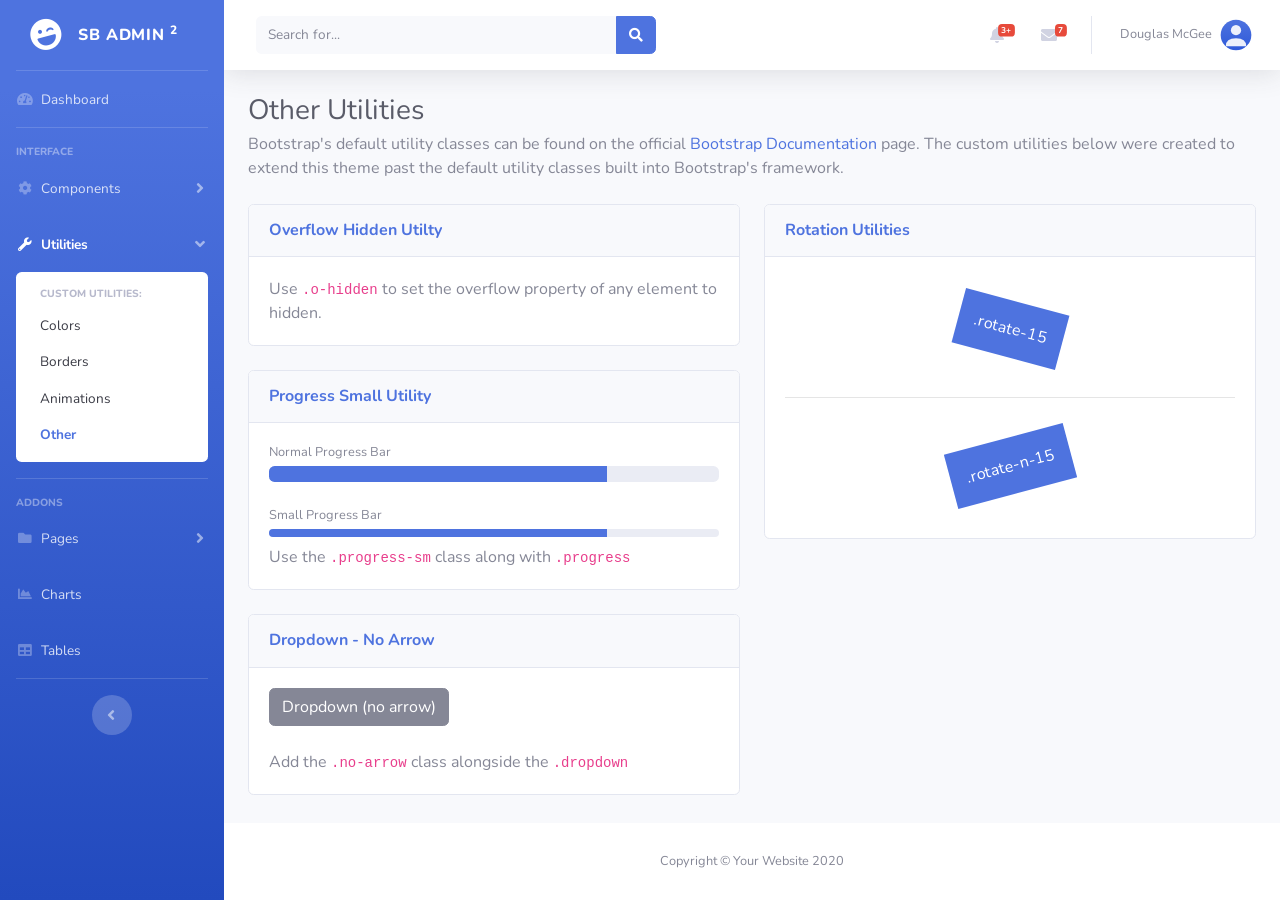
<file: utilities-other.html>
<!DOCTYPE html>
<html lang="en">

<head>

    <meta charset="utf-8">
    <meta http-equiv="X-UA-Compatible" content="IE=edge">
    <meta name="viewport" content="width=device-width, initial-scale=1, shrink-to-fit=no">
    <meta name="description" content="">
    <meta name="author" content="">

    <title>SB Admin 2 - Other Utilities</title>

    <!-- Custom fonts for this template-->
    <link href="vendor/fontawesome-free/css/all.min.css" rel="stylesheet" type="text/css">
    <link
        href="https://fonts.googleapis.com/css?family=Nunito:200,200i,300,300i,400,400i,600,600i,700,700i,800,800i,900,900i"
        rel="stylesheet">

    <!-- Custom styles for this template-->
    <link href="css/sb-admin-2.min.css" rel="stylesheet">

</head>

<body id="page-top">

    <!-- Page Wrapper -->
    <div id="wrapper">

        <!-- Sidebar -->
        <ul class="navbar-nav bg-gradient-primary sidebar sidebar-dark accordion" id="accordionSidebar">

            <!-- Sidebar - Brand -->
            <a class="sidebar-brand d-flex align-items-center justify-content-center" href="index.html">
                <div class="sidebar-brand-icon rotate-n-15">
                    <i class="fas fa-laugh-wink"></i>
                </div>
                <div class="sidebar-brand-text mx-3">SB Admin <sup>2</sup></div>
            </a>

            <!-- Divider -->
            <hr class="sidebar-divider my-0">

            <!-- Nav Item - Dashboard -->
            <li class="nav-item">
                <a class="nav-link" href="index.html">
                    <i class="fas fa-fw fa-tachometer-alt"></i>
                    <span>Dashboard</span></a>
            </li>

            <!-- Divider -->
            <hr class="sidebar-divider">

            <!-- Heading -->
            <div class="sidebar-heading">
                Interface
            </div>

            <!-- Nav Item - Pages Collapse Menu -->
            <li class="nav-item">
                <a class="nav-link collapsed" href="#" data-toggle="collapse" data-target="#collapseTwo"
                    aria-expanded="true" aria-controls="collapseTwo">
                    <i class="fas fa-fw fa-cog"></i>
                    <span>Components</span>
                </a>
                <div id="collapseTwo" class="collapse" aria-labelledby="headingTwo" data-parent="#accordionSidebar">
                    <div class="bg-white py-2 collapse-inner rounded">
                        <h6 class="collapse-header">Custom Components:</h6>
                        <a class="collapse-item" href="buttons.html">Buttons</a>
                        <a class="collapse-item" href="cards.html">Cards</a>
                    </div>
                </div>
            </li>

            <!-- Nav Item - Utilities Collapse Menu -->
            <li class="nav-item active">
                <a class="nav-link" href="#" data-toggle="collapse" data-target="#collapseUtilities"
                    aria-expanded="true" aria-controls="collapseUtilities">
                    <i class="fas fa-fw fa-wrench"></i>
                    <span>Utilities</span>
                </a>
                <div id="collapseUtilities" class="collapse show" aria-labelledby="headingUtilities"
                    data-parent="#accordionSidebar">
                    <div class="bg-white py-2 collapse-inner rounded">
                        <h6 class="collapse-header">Custom Utilities:</h6>
                        <a class="collapse-item" href="utilities-color.html">Colors</a>
                        <a class="collapse-item" href="utilities-border.html">Borders</a>
                        <a class="collapse-item" href="utilities-animation.html">Animations</a>
                        <a class="collapse-item active" href="utilities-other.html">Other</a>
                    </div>
                </div>
            </li>

            <!-- Divider -->
            <hr class="sidebar-divider">

            <!-- Heading -->
            <div class="sidebar-heading">
                Addons
            </div>

            <!-- Nav Item - Pages Collapse Menu -->
            <li class="nav-item">
                <a class="nav-link collapsed" href="#" data-toggle="collapse" data-target="#collapsePages"
                    aria-expanded="true" aria-controls="collapsePages">
                    <i class="fas fa-fw fa-folder"></i>
                    <span>Pages</span>
                </a>
                <div id="collapsePages" class="collapse" aria-labelledby="headingPages" data-parent="#accordionSidebar">
                    <div class="bg-white py-2 collapse-inner rounded">
                        <h6 class="collapse-header">Login Screens:</h6>
                        <a class="collapse-item" href="login.html">Login</a>
                        <a class="collapse-item" href="register.html">Register</a>
                        <a class="collapse-item" href="forgot-password.html">Forgot Password</a>
                        <div class="collapse-divider"></div>
                        <h6 class="collapse-header">Other Pages:</h6>
                        <a class="collapse-item" href="404.html">404 Page</a>
                        <a class="collapse-item" href="blank.html">Blank Page</a>
                    </div>
                </div>
            </li>

            <!-- Nav Item - Charts -->
            <li class="nav-item">
                <a class="nav-link" href="charts.html">
                    <i class="fas fa-fw fa-chart-area"></i>
                    <span>Charts</span></a>
            </li>

            <!-- Nav Item - Tables -->
            <li class="nav-item">
                <a class="nav-link" href="tables.html">
                    <i class="fas fa-fw fa-table"></i>
                    <span>Tables</span></a>
            </li>

            <!-- Divider -->
            <hr class="sidebar-divider d-none d-md-block">

            <!-- Sidebar Toggler (Sidebar) -->
            <div class="text-center d-none d-md-inline">
                <button class="rounded-circle border-0" id="sidebarToggle"></button>
            </div>

        </ul>
        <!-- End of Sidebar -->

        <!-- Content Wrapper -->
        <div id="content-wrapper" class="d-flex flex-column">

            <!-- Main Content -->
            <div id="content">

                <!-- Topbar -->
                <nav class="navbar navbar-expand navbar-light bg-white topbar mb-4 static-top shadow">

                    <!-- Sidebar Toggle (Topbar) -->
                    <button id="sidebarToggleTop" class="btn btn-link d-md-none rounded-circle mr-3">
                        <i class="fa fa-bars"></i>
                    </button>

                    <!-- Topbar Search -->
                    <form
                        class="d-none d-sm-inline-block form-inline mr-auto ml-md-3 my-2 my-md-0 mw-100 navbar-search">
                        <div class="input-group">
                            <input type="text" class="form-control bg-light border-0 small" placeholder="Search for..."
                                aria-label="Search" aria-describedby="basic-addon2">
                            <div class="input-group-append">
                                <button class="btn btn-primary" type="button">
                                    <i class="fas fa-search fa-sm"></i>
                                </button>
                            </div>
                        </div>
                    </form>

                    <!-- Topbar Navbar -->
                    <ul class="navbar-nav ml-auto">

                        <!-- Nav Item - Search Dropdown (Visible Only XS) -->
                        <li class="nav-item dropdown no-arrow d-sm-none">
                            <a class="nav-link dropdown-toggle" href="#" id="searchDropdown" role="button"
                                data-toggle="dropdown" aria-haspopup="true" aria-expanded="false">
                                <i class="fas fa-search fa-fw"></i>
                            </a>
                            <!-- Dropdown - Messages -->
                            <div class="dropdown-menu dropdown-menu-right p-3 shadow animated--grow-in"
                                aria-labelledby="searchDropdown">
                                <form class="form-inline mr-auto w-100 navbar-search">
                                    <div class="input-group">
                                        <input type="text" class="form-control bg-light border-0 small"
                                            placeholder="Search for..." aria-label="Search"
                                            aria-describedby="basic-addon2">
                                        <div class="input-group-append">
                                            <button class="btn btn-primary" type="button">
                                                <i class="fas fa-search fa-sm"></i>
                                            </button>
                                        </div>
                                    </div>
                                </form>
                            </div>
                        </li>

                        <!-- Nav Item - Alerts -->
                        <li class="nav-item dropdown no-arrow mx-1">
                            <a class="nav-link dropdown-toggle" href="#" id="alertsDropdown" role="button"
                                data-toggle="dropdown" aria-haspopup="true" aria-expanded="false">
                                <i class="fas fa-bell fa-fw"></i>
                                <!-- Counter - Alerts -->
                                <span class="badge badge-danger badge-counter">3+</span>
                            </a>
                            <!-- Dropdown - Alerts -->
                            <div class="dropdown-list dropdown-menu dropdown-menu-right shadow animated--grow-in"
                                aria-labelledby="alertsDropdown">
                                <h6 class="dropdown-header">
                                    Alerts Center
                                </h6>
                                <a class="dropdown-item d-flex align-items-center" href="#">
                                    <div class="mr-3">
                                        <div class="icon-circle bg-primary">
                                            <i class="fas fa-file-alt text-white"></i>
                                        </div>
                                    </div>
                                    <div>
                                        <div class="small text-gray-500">December 12, 2019</div>
                                        <span class="font-weight-bold">A new monthly report is ready to download!</span>
                                    </div>
                                </a>
                                <a class="dropdown-item d-flex align-items-center" href="#">
                                    <div class="mr-3">
                                        <div class="icon-circle bg-success">
                                            <i class="fas fa-donate text-white"></i>
                                        </div>
                                    </div>
                                    <div>
                                        <div class="small text-gray-500">December 7, 2019</div>
                                        $290.29 has been deposited into your account!
                                    </div>
                                </a>
                                <a class="dropdown-item d-flex align-items-center" href="#">
                                    <div class="mr-3">
                                        <div class="icon-circle bg-warning">
                                            <i class="fas fa-exclamation-triangle text-white"></i>
                                        </div>
                                    </div>
                                    <div>
                                        <div class="small text-gray-500">December 2, 2019</div>
                                        Spending Alert: We've noticed unusually high spending for your account.
                                    </div>
                                </a>
                                <a class="dropdown-item text-center small text-gray-500" href="#">Show All Alerts</a>
                            </div>
                        </li>

                        <!-- Nav Item - Messages -->
                        <li class="nav-item dropdown no-arrow mx-1">
                            <a class="nav-link dropdown-toggle" href="#" id="messagesDropdown" role="button"
                                data-toggle="dropdown" aria-haspopup="true" aria-expanded="false">
                                <i class="fas fa-envelope fa-fw"></i>
                                <!-- Counter - Messages -->
                                <span class="badge badge-danger badge-counter">7</span>
                            </a>
                            <!-- Dropdown - Messages -->
                            <div class="dropdown-list dropdown-menu dropdown-menu-right shadow animated--grow-in"
                                aria-labelledby="messagesDropdown">
                                <h6 class="dropdown-header">
                                    Message Center
                                </h6>
                                <a class="dropdown-item d-flex align-items-center" href="#">
                                    <div class="dropdown-list-image mr-3">
                                        <img class="rounded-circle" src="img/undraw_profile_1.svg"
                                            alt="...">
                                        <div class="status-indicator bg-success"></div>
                                    </div>
                                    <div class="font-weight-bold">
                                        <div class="text-truncate">Hi there! I am wondering if you can help me with a
                                            problem I've been having.</div>
                                        <div class="small text-gray-500">Emily Fowler · 58m</div>
                                    </div>
                                </a>
                                <a class="dropdown-item d-flex align-items-center" href="#">
                                    <div class="dropdown-list-image mr-3">
                                        <img class="rounded-circle" src="img/undraw_profile_2.svg"
                                            alt="...">
                                        <div class="status-indicator"></div>
                                    </div>
                                    <div>
                                        <div class="text-truncate">I have the photos that you ordered last month, how
                                            would you like them sent to you?</div>
                                        <div class="small text-gray-500">Jae Chun · 1d</div>
                                    </div>
                                </a>
                                <a class="dropdown-item d-flex align-items-center" href="#">
                                    <div class="dropdown-list-image mr-3">
                                        <img class="rounded-circle" src="img/undraw_profile_3.svg"
                                            alt="...">
                                        <div class="status-indicator bg-warning"></div>
                                    </div>
                                    <div>
                                        <div class="text-truncate">Last month's report looks great, I am very happy with
                                            the progress so far, keep up the good work!</div>
                                        <div class="small text-gray-500">Morgan Alvarez · 2d</div>
                                    </div>
                                </a>
                                <a class="dropdown-item d-flex align-items-center" href="#">
                                    <div class="dropdown-list-image mr-3">
                                        <img class="rounded-circle" src="img/undraw_profile_2.svg"
                                            alt="...">
                                        <div class="status-indicator bg-success"></div>
                                    </div>
                                    <div>
                                        <div class="text-truncate">Am I a good boy? The reason I ask is because someone
                                            told me that people say this to all dogs, even if they aren't good...</div>
                                        <div class="small text-gray-500">Chicken the Dog · 2w</div>
                                    </div>
                                </a>
                                <a class="dropdown-item text-center small text-gray-500" href="#">Read More Messages</a>
                            </div>
                        </li>

                        <div class="topbar-divider d-none d-sm-block"></div>

                        <!-- Nav Item - User Information -->
                        <li class="nav-item dropdown no-arrow">
                            <a class="nav-link dropdown-toggle" href="#" id="userDropdown" role="button"
                                data-toggle="dropdown" aria-haspopup="true" aria-expanded="false">
                                <span class="mr-2 d-none d-lg-inline text-gray-600 small">Douglas McGee</span>
                                <img class="img-profile rounded-circle"
                                    src="img/undraw_profile.svg">
                            </a>
                            <!-- Dropdown - User Information -->
                            <div class="dropdown-menu dropdown-menu-right shadow animated--grow-in"
                                aria-labelledby="userDropdown">
                                <a class="dropdown-item" href="#">
                                    <i class="fas fa-user fa-sm fa-fw mr-2 text-gray-400"></i>
                                    Profile
                                </a>
                                <a class="dropdown-item" href="#">
                                    <i class="fas fa-cogs fa-sm fa-fw mr-2 text-gray-400"></i>
                                    Settings
                                </a>
                                <a class="dropdown-item" href="#">
                                    <i class="fas fa-list fa-sm fa-fw mr-2 text-gray-400"></i>
                                    Activity Log
                                </a>
                                <div class="dropdown-divider"></div>
                                <a class="dropdown-item" href="#" data-toggle="modal" data-target="#logoutModal">
                                    <i class="fas fa-sign-out-alt fa-sm fa-fw mr-2 text-gray-400"></i>
                                    Logout
                                </a>
                            </div>
                        </li>

                    </ul>

                </nav>
                <!-- End of Topbar -->

                <!-- Begin Page Content -->
                <div class="container-fluid">

                    <!-- Page Heading -->
                    <h1 class="h3 mb-1 text-gray-800">Other Utilities</h1>
                    <p class="mb-4">Bootstrap's default utility classes can be found on the official <a
                            href="https://getbootstrap.com/docs">Bootstrap Documentation</a> page. The custom utilities
                        below were created to extend this theme past the default utility classes built into Bootstrap's
                        framework.</p>

                    <!-- Content Row -->
                    <div class="row">

                        <div class="col-lg-6">

                            <!-- Overflow Hidden -->
                            <div class="card mb-4">
                                <div class="card-header py-3">
                                    <h6 class="m-0 font-weight-bold text-primary">Overflow Hidden Utilty</h6>
                                </div>
                                <div class="card-body">
                                    Use <code>.o-hidden</code> to set the overflow property of any element to hidden.
                                </div>
                            </div>

                            <!-- Progress Small -->
                            <div class="card mb-4">
                                <div class="card-header py-3">
                                    <h6 class="m-0 font-weight-bold text-primary">Progress Small Utility</h6>
                                </div>
                                <div class="card-body">
                                    <div class="mb-1 small">Normal Progress Bar</div>
                                    <div class="progress mb-4">
                                        <div class="progress-bar" role="progressbar" style="width: 75%"
                                            aria-valuenow="75" aria-valuemin="0" aria-valuemax="100"></div>
                                    </div>
                                    <div class="mb-1 small">Small Progress Bar</div>
                                    <div class="progress progress-sm mb-2">
                                        <div class="progress-bar" role="progressbar" style="width: 75%"
                                            aria-valuenow="75" aria-valuemin="0" aria-valuemax="100"></div>
                                    </div>
                                    Use the <code>.progress-sm</code> class along with <code>.progress</code>
                                </div>
                            </div>

                            <!-- Dropdown No Arrow -->
                            <div class="card mb-4">
                                <div class="card-header py-3">
                                    <h6 class="m-0 font-weight-bold text-primary">Dropdown - No Arrow</h6>
                                </div>
                                <div class="card-body">
                                    <div class="dropdown no-arrow mb-4">
                                        <button class="btn btn-secondary dropdown-toggle" type="button"
                                            id="dropdownMenuButton" data-toggle="dropdown" aria-haspopup="true"
                                            aria-expanded="false">
                                            Dropdown (no arrow)
                                        </button>
                                        <div class="dropdown-menu" aria-labelledby="dropdownMenuButton">
                                            <a class="dropdown-item" href="#">Action</a>
                                            <a class="dropdown-item" href="#">Another action</a>
                                            <a class="dropdown-item" href="#">Something else here</a>
                                        </div>
                                    </div>
                                    Add the <code>.no-arrow</code> class alongside the <code>.dropdown</code>
                                </div>
                            </div>

                        </div>

                        <div class="col-lg-6">

                            <!-- Roitation Utilities -->
                            <div class="card">
                                <div class="card-header py-3">
                                    <h6 class="m-0 font-weight-bold text-primary">Rotation Utilities</h6>
                                </div>
                                <div class="card-body text-center">
                                    <div class="bg-primary text-white p-3 rotate-15 d-inline-block my-4">.rotate-15
                                    </div>
                                    <hr>
                                    <div class="bg-primary text-white p-3 rotate-n-15 d-inline-block my-4">.rotate-n-15
                                    </div>
                                </div>
                            </div>

                        </div>

                    </div>

                </div>
                <!-- /.container-fluid -->

            </div>
            <!-- End of Main Content -->

            <!-- Footer -->
            <footer class="sticky-footer bg-white">
                <div class="container my-auto">
                    <div class="copyright text-center my-auto">
                        <span>Copyright &copy; Your Website 2020</span>
                    </div>
                </div>
            </footer>
            <!-- End of Footer -->

        </div>
        <!-- End of Content Wrapper -->

    </div>
    <!-- End of Page Wrapper -->

    <!-- Scroll to Top Button-->
    <a class="scroll-to-top rounded" href="#page-top">
        <i class="fas fa-angle-up"></i>
    </a>

    <!-- Logout Modal-->
    <div class="modal fade" id="logoutModal" tabindex="-1" role="dialog" aria-labelledby="exampleModalLabel"
        aria-hidden="true">
        <div class="modal-dialog" role="document">
            <div class="modal-content">
                <div class="modal-header">
                    <h5 class="modal-title" id="exampleModalLabel">Ready to Leave?</h5>
                    <button class="close" type="button" data-dismiss="modal" aria-label="Close">
                        <span aria-hidden="true">×</span>
                    </button>
                </div>
                <div class="modal-body">Select "Logout" below if you are ready to end your current session.</div>
                <div class="modal-footer">
                    <button class="btn btn-secondary" type="button" data-dismiss="modal">Cancel</button>
                    <a class="btn btn-primary" href="login.html">Logout</a>
                </div>
            </div>
        </div>
    </div>

    <!-- Bootstrap core JavaScript-->
    <script src="vendor/jquery/jquery.min.js"></script>
    <script src="vendor/bootstrap/js/bootstrap.bundle.min.js"></script>

    <!-- Core plugin JavaScript-->
    <script src="vendor/jquery-easing/jquery.easing.min.js"></script>

    <!-- Custom scripts for all pages-->
    <script src="js/sb-admin-2.min.js"></script>

</body>

</html>
</file>
